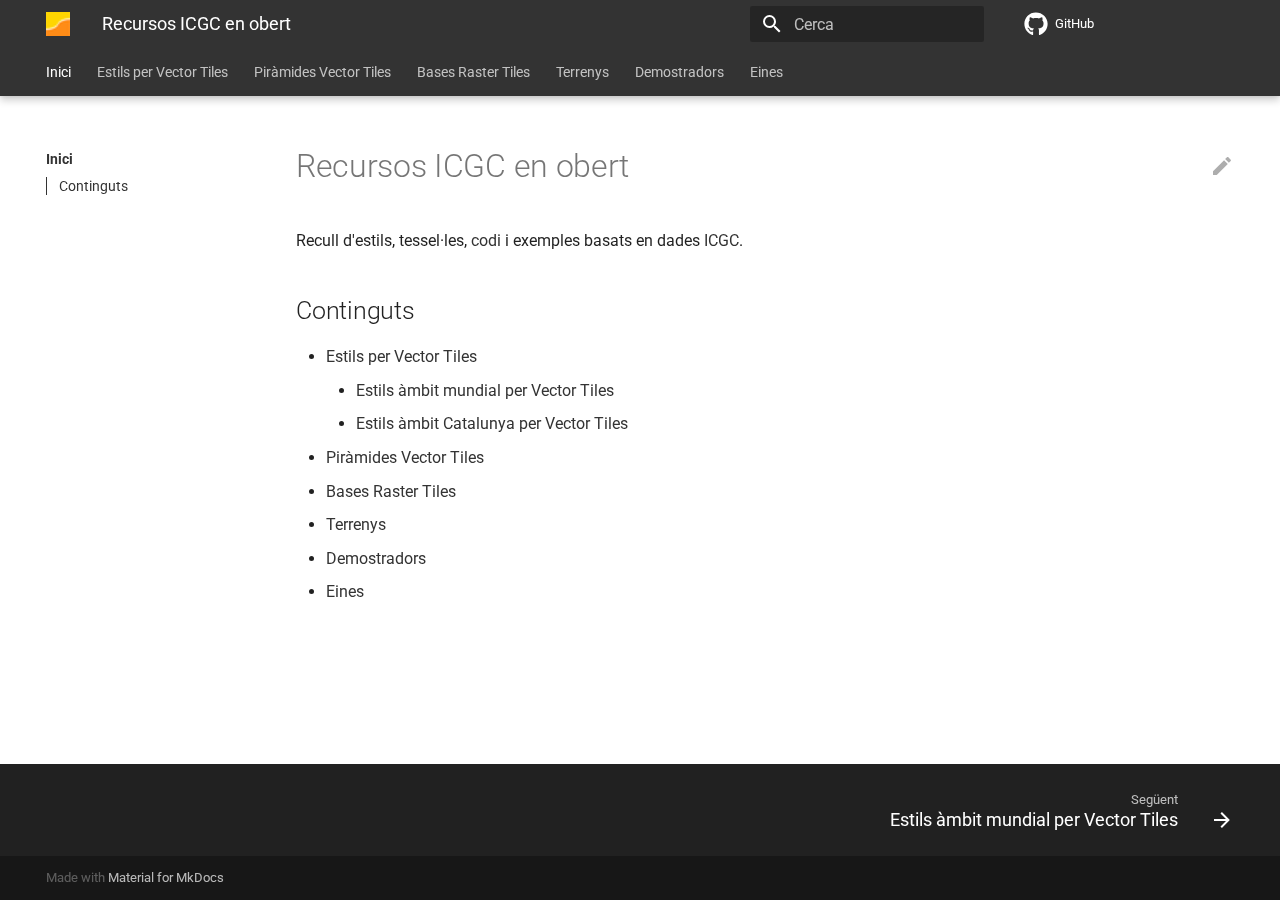
<file: index.html>
<!doctype html>
<html lang="ca" class="no-js">
  <head>
    
      <meta charset="utf-8">
      <meta name="viewport" content="width=device-width,initial-scale=1">
      
        <meta name="description" content="Recursos ICGC en obert.">
      
      
        <meta name="author" content="Institut Cartogràfic i Geològic de Catalunya">
      
      
        <link rel="canonical" href="https://geostarters.github.io/mkdocs-openicgc/">
      
      <link rel="icon" href="assets/mini-logo-icgc.png">
      <meta name="generator" content="mkdocs-1.2.3, mkdocs-material-8.0.1">
    
    
      
        <title>Recursos ICGC en obert</title>
      
    
    
      <link rel="stylesheet" href="assets/stylesheets/main.816931ca.min.css">
      
        
        <link rel="stylesheet" href="assets/stylesheets/palette.9204c3b2.min.css">
        
      
    
    
    
      
        
        <link rel="preconnect" href="https://fonts.gstatic.com" crossorigin>
        <link rel="stylesheet" href="https://fonts.googleapis.com/css?family=Roboto:300,400,400i,700%7CRoboto+Mono&display=fallback">
        <style>:root{--md-text-font:"Roboto";--md-code-font:"Roboto Mono"}</style>
      
    
    
      <link rel="stylesheet" href="stylesheets/extra.css">
    
    <script>function __md_scope(e,t,_){return new URL(_||(t===localStorage?".":"."),location).pathname+"."+e}function __md_get(e,t=localStorage,_){return JSON.parse(t.getItem(__md_scope(e,t,_)))}function __md_set(e,t,_=localStorage,o){try{_.setItem(__md_scope(e,_,o),JSON.stringify(t))}catch(e){}}</script>
    
      


    
    
  </head>
  
  
    
    
    
    
    
    <body dir="ltr" data-md-color-scheme="" data-md-color-primary="none" data-md-color-accent="none">
  
    
    
    <input class="md-toggle" data-md-toggle="drawer" type="checkbox" id="__drawer" autocomplete="off">
    <input class="md-toggle" data-md-toggle="search" type="checkbox" id="__search" autocomplete="off">
    <label class="md-overlay" for="__drawer"></label>
    <div data-md-component="skip">
      
        
        <a href="#recursos-icgc-en-obert" class="md-skip">
          Salta el contingut
        </a>
      
    </div>
    <div data-md-component="announce">
      
    </div>
    
    
      

  

<header class="md-header md-header--lifted" data-md-component="header">
  <nav class="md-header__inner md-grid" aria-label="Header">
    <a href="." title="Recursos ICGC en obert" class="md-header__button md-logo" aria-label="Recursos ICGC en obert" data-md-component="logo">
      
  <img src="assets/mini-logo-icgc.png" alt="logo">

    </a>
    <label class="md-header__button md-icon" for="__drawer">
      <svg xmlns="http://www.w3.org/2000/svg" viewBox="0 0 24 24"><path d="M3 6h18v2H3V6m0 5h18v2H3v-2m0 5h18v2H3v-2z"/></svg>
    </label>
    <div class="md-header__title" data-md-component="header-title">
      <div class="md-header__ellipsis">
        <div class="md-header__topic">
          <span class="md-ellipsis">
            Recursos ICGC en obert
          </span>
        </div>
        <div class="md-header__topic" data-md-component="header-topic">
          <span class="md-ellipsis">
            
              Inici
            
          </span>
        </div>
      </div>
    </div>
    
    
    
      <label class="md-header__button md-icon" for="__search">
        <svg xmlns="http://www.w3.org/2000/svg" viewBox="0 0 24 24"><path d="M9.5 3A6.5 6.5 0 0 1 16 9.5c0 1.61-.59 3.09-1.56 4.23l.27.27h.79l5 5-1.5 1.5-5-5v-.79l-.27-.27A6.516 6.516 0 0 1 9.5 16 6.5 6.5 0 0 1 3 9.5 6.5 6.5 0 0 1 9.5 3m0 2C7 5 5 7 5 9.5S7 14 9.5 14 14 12 14 9.5 12 5 9.5 5z"/></svg>
      </label>
      <div class="md-search" data-md-component="search" role="dialog">
  <label class="md-search__overlay" for="__search"></label>
  <div class="md-search__inner" role="search">
    <form class="md-search__form" name="search">
      <input type="text" class="md-search__input" name="query" aria-label="Cerca" placeholder="Cerca" autocapitalize="off" autocorrect="off" autocomplete="off" spellcheck="false" data-md-component="search-query" required>
      <label class="md-search__icon md-icon" for="__search">
        <svg xmlns="http://www.w3.org/2000/svg" viewBox="0 0 24 24"><path d="M9.5 3A6.5 6.5 0 0 1 16 9.5c0 1.61-.59 3.09-1.56 4.23l.27.27h.79l5 5-1.5 1.5-5-5v-.79l-.27-.27A6.516 6.516 0 0 1 9.5 16 6.5 6.5 0 0 1 3 9.5 6.5 6.5 0 0 1 9.5 3m0 2C7 5 5 7 5 9.5S7 14 9.5 14 14 12 14 9.5 12 5 9.5 5z"/></svg>
        <svg xmlns="http://www.w3.org/2000/svg" viewBox="0 0 24 24"><path d="M20 11v2H8l5.5 5.5-1.42 1.42L4.16 12l7.92-7.92L13.5 5.5 8 11h12z"/></svg>
      </label>
      <nav class="md-search__options" aria-label="Search">
        
          <a href="javascript:void(0)" class="md-search__icon md-icon" aria-label="Share" data-clipboard data-clipboard-text="" data-md-component="search-share" tabindex="-1">
            <svg xmlns="http://www.w3.org/2000/svg" viewBox="0 0 24 24"><path d="M18 16.08c-.76 0-1.44.3-1.96.77L8.91 12.7c.05-.23.09-.46.09-.7 0-.24-.04-.47-.09-.7l7.05-4.11c.54.5 1.25.81 2.04.81a3 3 0 0 0 3-3 3 3 0 0 0-3-3 3 3 0 0 0-3 3c0 .24.04.47.09.7L8.04 9.81C7.5 9.31 6.79 9 6 9a3 3 0 0 0-3 3 3 3 0 0 0 3 3c.79 0 1.5-.31 2.04-.81l7.12 4.15c-.05.21-.08.43-.08.66 0 1.61 1.31 2.91 2.92 2.91 1.61 0 2.92-1.3 2.92-2.91A2.92 2.92 0 0 0 18 16.08z"/></svg>
          </a>
        
        <button type="reset" class="md-search__icon md-icon" aria-label="Clear" tabindex="-1">
          <svg xmlns="http://www.w3.org/2000/svg" viewBox="0 0 24 24"><path d="M19 6.41 17.59 5 12 10.59 6.41 5 5 6.41 10.59 12 5 17.59 6.41 19 12 13.41 17.59 19 19 17.59 13.41 12 19 6.41z"/></svg>
        </button>
      </nav>
      
        <div class="md-search__suggest" data-md-component="search-suggest"></div>
      
    </form>
    <div class="md-search__output">
      <div class="md-search__scrollwrap" data-md-scrollfix>
        <div class="md-search-result" data-md-component="search-result">
          <div class="md-search-result__meta">
            Initializing search
          </div>
          <ol class="md-search-result__list"></ol>
        </div>
      </div>
    </div>
  </div>
</div>
    
    
      <div class="md-header__source">
        <a href="https://github.com/geostarters/mkdocs-openicgc/" title="Ves al repositori" class="md-source" data-md-component="source">
  <div class="md-source__icon md-icon">
    
    <svg xmlns="http://www.w3.org/2000/svg" viewBox="0 0 496 512"><path d="M165.9 397.4c0 2-2.3 3.6-5.2 3.6-3.3.3-5.6-1.3-5.6-3.6 0-2 2.3-3.6 5.2-3.6 3-.3 5.6 1.3 5.6 3.6zm-31.1-4.5c-.7 2 1.3 4.3 4.3 4.9 2.6 1 5.6 0 6.2-2s-1.3-4.3-4.3-5.2c-2.6-.7-5.5.3-6.2 2.3zm44.2-1.7c-2.9.7-4.9 2.6-4.6 4.9.3 2 2.9 3.3 5.9 2.6 2.9-.7 4.9-2.6 4.6-4.6-.3-1.9-3-3.2-5.9-2.9zM244.8 8C106.1 8 0 113.3 0 252c0 110.9 69.8 205.8 169.5 239.2 12.8 2.3 17.3-5.6 17.3-12.1 0-6.2-.3-40.4-.3-61.4 0 0-70 15-84.7-29.8 0 0-11.4-29.1-27.8-36.6 0 0-22.9-15.7 1.6-15.4 0 0 24.9 2 38.6 25.8 21.9 38.6 58.6 27.5 72.9 20.9 2.3-16 8.8-27.1 16-33.7-55.9-6.2-112.3-14.3-112.3-110.5 0-27.5 7.6-41.3 23.6-58.9-2.6-6.5-11.1-33.3 2.6-67.9 20.9-6.5 69 27 69 27 20-5.6 41.5-8.5 62.8-8.5s42.8 2.9 62.8 8.5c0 0 48.1-33.6 69-27 13.7 34.7 5.2 61.4 2.6 67.9 16 17.7 25.8 31.5 25.8 58.9 0 96.5-58.9 104.2-114.8 110.5 9.2 7.9 17 22.9 17 46.4 0 33.7-.3 75.4-.3 83.6 0 6.5 4.6 14.4 17.3 12.1C428.2 457.8 496 362.9 496 252 496 113.3 383.5 8 244.8 8zM97.2 352.9c-1.3 1-1 3.3.7 5.2 1.6 1.6 3.9 2.3 5.2 1 1.3-1 1-3.3-.7-5.2-1.6-1.6-3.9-2.3-5.2-1zm-10.8-8.1c-.7 1.3.3 2.9 2.3 3.9 1.6 1 3.6.7 4.3-.7.7-1.3-.3-2.9-2.3-3.9-2-.6-3.6-.3-4.3.7zm32.4 35.6c-1.6 1.3-1 4.3 1.3 6.2 2.3 2.3 5.2 2.6 6.5 1 1.3-1.3.7-4.3-1.3-6.2-2.2-2.3-5.2-2.6-6.5-1zm-11.4-14.7c-1.6 1-1.6 3.6 0 5.9 1.6 2.3 4.3 3.3 5.6 2.3 1.6-1.3 1.6-3.9 0-6.2-1.4-2.3-4-3.3-5.6-2z"/></svg>
  </div>
  <div class="md-source__repository">
    GitHub
  </div>
</a>
      </div>
    
  </nav>
  
    
      
<nav class="md-tabs" aria-label="Tabs" data-md-component="tabs">
  <div class="md-tabs__inner md-grid">
    <ul class="md-tabs__list">
      
        
  
  
    
  


  <li class="md-tabs__item">
    <a href="." class="md-tabs__link md-tabs__link--active">
      Inici
    </a>
  </li>

      
        
  
  


  
  
  
    <li class="md-tabs__item">
      <a href="estils_ambit_mundial_per_vector_tiles/" class="md-tabs__link">
        Estils per Vector Tiles
      </a>
    </li>
  

      
        
  
  


  <li class="md-tabs__item">
    <a href="piramides_vector_tiles/" class="md-tabs__link">
      Piràmides Vector Tiles
    </a>
  </li>

      
        
  
  


  <li class="md-tabs__item">
    <a href="bases_raster_tiles/" class="md-tabs__link">
      Bases Raster Tiles
    </a>
  </li>

      
        
  
  


  <li class="md-tabs__item">
    <a href="terrenys/" class="md-tabs__link">
      Terrenys
    </a>
  </li>

      
        
  
  


  <li class="md-tabs__item">
    <a href="demostradors/" class="md-tabs__link">
      Demostradors
    </a>
  </li>

      
        
  
  


  <li class="md-tabs__item">
    <a href="eines/" class="md-tabs__link">
      Eines
    </a>
  </li>

      
    </ul>
  </div>
</nav>
    
  
</header>
    
    <div class="md-container" data-md-component="container">
      
      
        
      
      <main class="md-main" data-md-component="main">
        <div class="md-main__inner md-grid">
          
            
              
              <div class="md-sidebar md-sidebar--primary" data-md-component="sidebar" data-md-type="navigation" >
                <div class="md-sidebar__scrollwrap">
                  <div class="md-sidebar__inner">
                    

  


  

<nav class="md-nav md-nav--primary md-nav--lifted md-nav--integrated" aria-label="Navigation" data-md-level="0">
  <label class="md-nav__title" for="__drawer">
    <a href="." title="Recursos ICGC en obert" class="md-nav__button md-logo" aria-label="Recursos ICGC en obert" data-md-component="logo">
      
  <img src="assets/mini-logo-icgc.png" alt="logo">

    </a>
    Recursos ICGC en obert
  </label>
  
    <div class="md-nav__source">
      <a href="https://github.com/geostarters/mkdocs-openicgc/" title="Ves al repositori" class="md-source" data-md-component="source">
  <div class="md-source__icon md-icon">
    
    <svg xmlns="http://www.w3.org/2000/svg" viewBox="0 0 496 512"><path d="M165.9 397.4c0 2-2.3 3.6-5.2 3.6-3.3.3-5.6-1.3-5.6-3.6 0-2 2.3-3.6 5.2-3.6 3-.3 5.6 1.3 5.6 3.6zm-31.1-4.5c-.7 2 1.3 4.3 4.3 4.9 2.6 1 5.6 0 6.2-2s-1.3-4.3-4.3-5.2c-2.6-.7-5.5.3-6.2 2.3zm44.2-1.7c-2.9.7-4.9 2.6-4.6 4.9.3 2 2.9 3.3 5.9 2.6 2.9-.7 4.9-2.6 4.6-4.6-.3-1.9-3-3.2-5.9-2.9zM244.8 8C106.1 8 0 113.3 0 252c0 110.9 69.8 205.8 169.5 239.2 12.8 2.3 17.3-5.6 17.3-12.1 0-6.2-.3-40.4-.3-61.4 0 0-70 15-84.7-29.8 0 0-11.4-29.1-27.8-36.6 0 0-22.9-15.7 1.6-15.4 0 0 24.9 2 38.6 25.8 21.9 38.6 58.6 27.5 72.9 20.9 2.3-16 8.8-27.1 16-33.7-55.9-6.2-112.3-14.3-112.3-110.5 0-27.5 7.6-41.3 23.6-58.9-2.6-6.5-11.1-33.3 2.6-67.9 20.9-6.5 69 27 69 27 20-5.6 41.5-8.5 62.8-8.5s42.8 2.9 62.8 8.5c0 0 48.1-33.6 69-27 13.7 34.7 5.2 61.4 2.6 67.9 16 17.7 25.8 31.5 25.8 58.9 0 96.5-58.9 104.2-114.8 110.5 9.2 7.9 17 22.9 17 46.4 0 33.7-.3 75.4-.3 83.6 0 6.5 4.6 14.4 17.3 12.1C428.2 457.8 496 362.9 496 252 496 113.3 383.5 8 244.8 8zM97.2 352.9c-1.3 1-1 3.3.7 5.2 1.6 1.6 3.9 2.3 5.2 1 1.3-1 1-3.3-.7-5.2-1.6-1.6-3.9-2.3-5.2-1zm-10.8-8.1c-.7 1.3.3 2.9 2.3 3.9 1.6 1 3.6.7 4.3-.7.7-1.3-.3-2.9-2.3-3.9-2-.6-3.6-.3-4.3.7zm32.4 35.6c-1.6 1.3-1 4.3 1.3 6.2 2.3 2.3 5.2 2.6 6.5 1 1.3-1.3.7-4.3-1.3-6.2-2.2-2.3-5.2-2.6-6.5-1zm-11.4-14.7c-1.6 1-1.6 3.6 0 5.9 1.6 2.3 4.3 3.3 5.6 2.3 1.6-1.3 1.6-3.9 0-6.2-1.4-2.3-4-3.3-5.6-2z"/></svg>
  </div>
  <div class="md-source__repository">
    GitHub
  </div>
</a>
    </div>
  
  <ul class="md-nav__list" data-md-scrollfix>
    
      
      
      

  
  
    
  
  
    <li class="md-nav__item md-nav__item--active">
      
      <input class="md-nav__toggle md-toggle" data-md-toggle="toc" type="checkbox" id="__toc">
      
      
        
      
      
        <label class="md-nav__link md-nav__link--active" for="__toc">
          Inici
          <span class="md-nav__icon md-icon"></span>
        </label>
      
      <a href="." class="md-nav__link md-nav__link--active">
        Inici
      </a>
      
        

<nav class="md-nav md-nav--secondary" aria-label="Taula de continguts">
  
  
  
    
  
  
    <label class="md-nav__title" for="__toc">
      <span class="md-nav__icon md-icon"></span>
      Taula de continguts
    </label>
    <ul class="md-nav__list" data-md-component="toc" data-md-scrollfix>
      
        <li class="md-nav__item">
  <a href="#continguts" class="md-nav__link">
    Continguts
  </a>
  
</li>
      
    </ul>
  
</nav>
      
    </li>
  

    
      
      
      

  
  
  
    
    <li class="md-nav__item md-nav__item--nested">
      
      
        <input class="md-nav__toggle md-toggle" data-md-toggle="__nav_2" data-md-state="indeterminate" type="checkbox" id="__nav_2" checked>
      
      
      
        
          
        
          
        
      
      
        <label class="md-nav__link" for="__nav_2">
          Estils per Vector Tiles
          <span class="md-nav__icon md-icon"></span>
        </label>
      
      <nav class="md-nav" aria-label="Estils per Vector Tiles" data-md-level="1">
        <label class="md-nav__title" for="__nav_2">
          <span class="md-nav__icon md-icon"></span>
          Estils per Vector Tiles
        </label>
        <ul class="md-nav__list" data-md-scrollfix>
          
            
              
  
  
  
    <li class="md-nav__item">
      <a href="estils_ambit_mundial_per_vector_tiles/" class="md-nav__link">
        Estils àmbit mundial per Vector Tiles
      </a>
    </li>
  

            
          
            
              
  
  
  
    <li class="md-nav__item">
      <a href="estils_ambit_catalunya_per_vector_tiles/" class="md-nav__link">
        Estils àmbit Catalunya per Vector Tiles
      </a>
    </li>
  

            
          
        </ul>
      </nav>
    </li>
  

    
      
      
      

  
  
  
    <li class="md-nav__item">
      <a href="piramides_vector_tiles/" class="md-nav__link">
        Piràmides Vector Tiles
      </a>
    </li>
  

    
      
      
      

  
  
  
    <li class="md-nav__item">
      <a href="bases_raster_tiles/" class="md-nav__link">
        Bases Raster Tiles
      </a>
    </li>
  

    
      
      
      

  
  
  
    <li class="md-nav__item">
      <a href="terrenys/" class="md-nav__link">
        Terrenys
      </a>
    </li>
  

    
      
      
      

  
  
  
    <li class="md-nav__item">
      <a href="demostradors/" class="md-nav__link">
        Demostradors
      </a>
    </li>
  

    
      
      
      

  
  
  
    <li class="md-nav__item">
      <a href="eines/" class="md-nav__link">
        Eines
      </a>
    </li>
  

    
  </ul>
</nav>
                  </div>
                </div>
              </div>
            
            
          
          <div class="md-content" data-md-component="content">
            <article class="md-content__inner md-typeset">
              
                
<a href="https://github.com/geostarters/mkdocs-openicgc/edit/master/docs/index.md" title="Edita aquesta pàgina" class="md-content__button md-icon">
  <svg xmlns="http://www.w3.org/2000/svg" viewBox="0 0 24 24"><path d="M20.71 7.04c.39-.39.39-1.04 0-1.41l-2.34-2.34c-.37-.39-1.02-.39-1.41 0l-1.84 1.83 3.75 3.75M3 17.25V21h3.75L17.81 9.93l-3.75-3.75L3 17.25z"/></svg>
</a>


<h1 id="recursos-icgc-en-obert">Recursos ICGC en obert</h1>
<p>Recull d'estils, tessel·les, <a href="https://github.com/OpenICGC">codi</a> i exemples basats en dades <a href="https://www.icgc.cat/">ICGC</a>.</p>
<h2 id="continguts">Continguts</h2>
<ul>
<li><a href="estils_ambit_mundial_per_vector_tiles/">Estils per Vector Tiles</a><ul>
<li><a href="estils_ambit_mundial_per_vector_tiles/">Estils àmbit mundial per Vector Tiles</a></li>
<li><a href="estils_ambit_catalunya_per_vector_tiles/">Estils àmbit Catalunya per Vector Tiles</a></li>
</ul>
</li>
<li><a href="piramides_vector_tiles/">Piràmides Vector Tiles</a></li>
<li><a href="bases_raster_tiles/">Bases Raster Tiles</a></li>
<li><a href="terrenys/">Terrenys</a></li>
<li><a href="demostradors/">Demostradors</a></li>
<li><a href="eines/">Eines</a></li>
</ul>

              
            </article>
          </div>
        </div>
        
          <a href="#" class="md-top md-icon" data-md-component="top" data-md-state="hidden">
            <svg xmlns="http://www.w3.org/2000/svg" viewBox="0 0 24 24"><path d="M13 20h-2V8l-5.5 5.5-1.42-1.42L12 4.16l7.92 7.92-1.42 1.42L13 8v12z"/></svg>
            Back to top
          </a>
        
      </main>
      
        <footer class="md-footer">
  
    <nav class="md-footer__inner md-grid" aria-label="Footer">
      
      
        
        <a href="estils_ambit_mundial_per_vector_tiles/" class="md-footer__link md-footer__link--next" aria-label="Següent: Estils àmbit mundial per Vector Tiles" rel="next">
          <div class="md-footer__title">
            <div class="md-ellipsis">
              <span class="md-footer__direction">
                Següent
              </span>
              Estils àmbit mundial per Vector Tiles
            </div>
          </div>
          <div class="md-footer__button md-icon">
            <svg xmlns="http://www.w3.org/2000/svg" viewBox="0 0 24 24"><path d="M4 11v2h12l-5.5 5.5 1.42 1.42L19.84 12l-7.92-7.92L10.5 5.5 16 11H4z"/></svg>
          </div>
        </a>
      
    </nav>
  
  <div class="md-footer-meta md-typeset">
    <div class="md-footer-meta__inner md-grid">
      <div class="md-copyright">
  
  
    Made with
    <a href="https://squidfunk.github.io/mkdocs-material/" target="_blank" rel="noopener">
      Material for MkDocs
    </a>
  
</div>
      
    </div>
  </div>
</footer>
      
    </div>
    <div class="md-dialog" data-md-component="dialog">
      <div class="md-dialog__inner md-typeset"></div>
    </div>
    <script id="__config" type="application/json">{"base": ".", "features": ["navigation.tabs", "navigation.tabs.sticky", "navigation.sections", "navigation.expand", "navigation.instant", "navigation.top", "content.code.annotate", "navigation.expand", "navigation.indexes", "navigation.top", "navigation.tracking", "search.highlight", "search.share", "search.suggest", "toc.integrate"], "translations": {"clipboard.copy": "C\u00f2pia al porta-retalls", "clipboard.copied": "Copiat al porta-retalls", "search.config.lang": "en", "search.config.pipeline": "trimmer, stopWordFilter", "search.config.separator": "[\\s\\-]+", "search.placeholder": "Cerca", "search.result.placeholder": "Escriu per a comen\u00e7ar a cercar", "search.result.none": "Cap document coincideix", "search.result.one": "1 document coincident", "search.result.other": "# documents coincidents", "search.result.more.one": "1 more on this page", "search.result.more.other": "# more on this page", "search.result.term.missing": "Missing", "select.version.title": "Select version"}, "search": "assets/javascripts/workers/search.01824240.min.js"}</script>
    
    
      <script src="assets/javascripts/bundle.a87c2adc.min.js"></script>
      
        <script src="javascripts/extra.js"></script>
      
    
  </body>
</html>
</file>
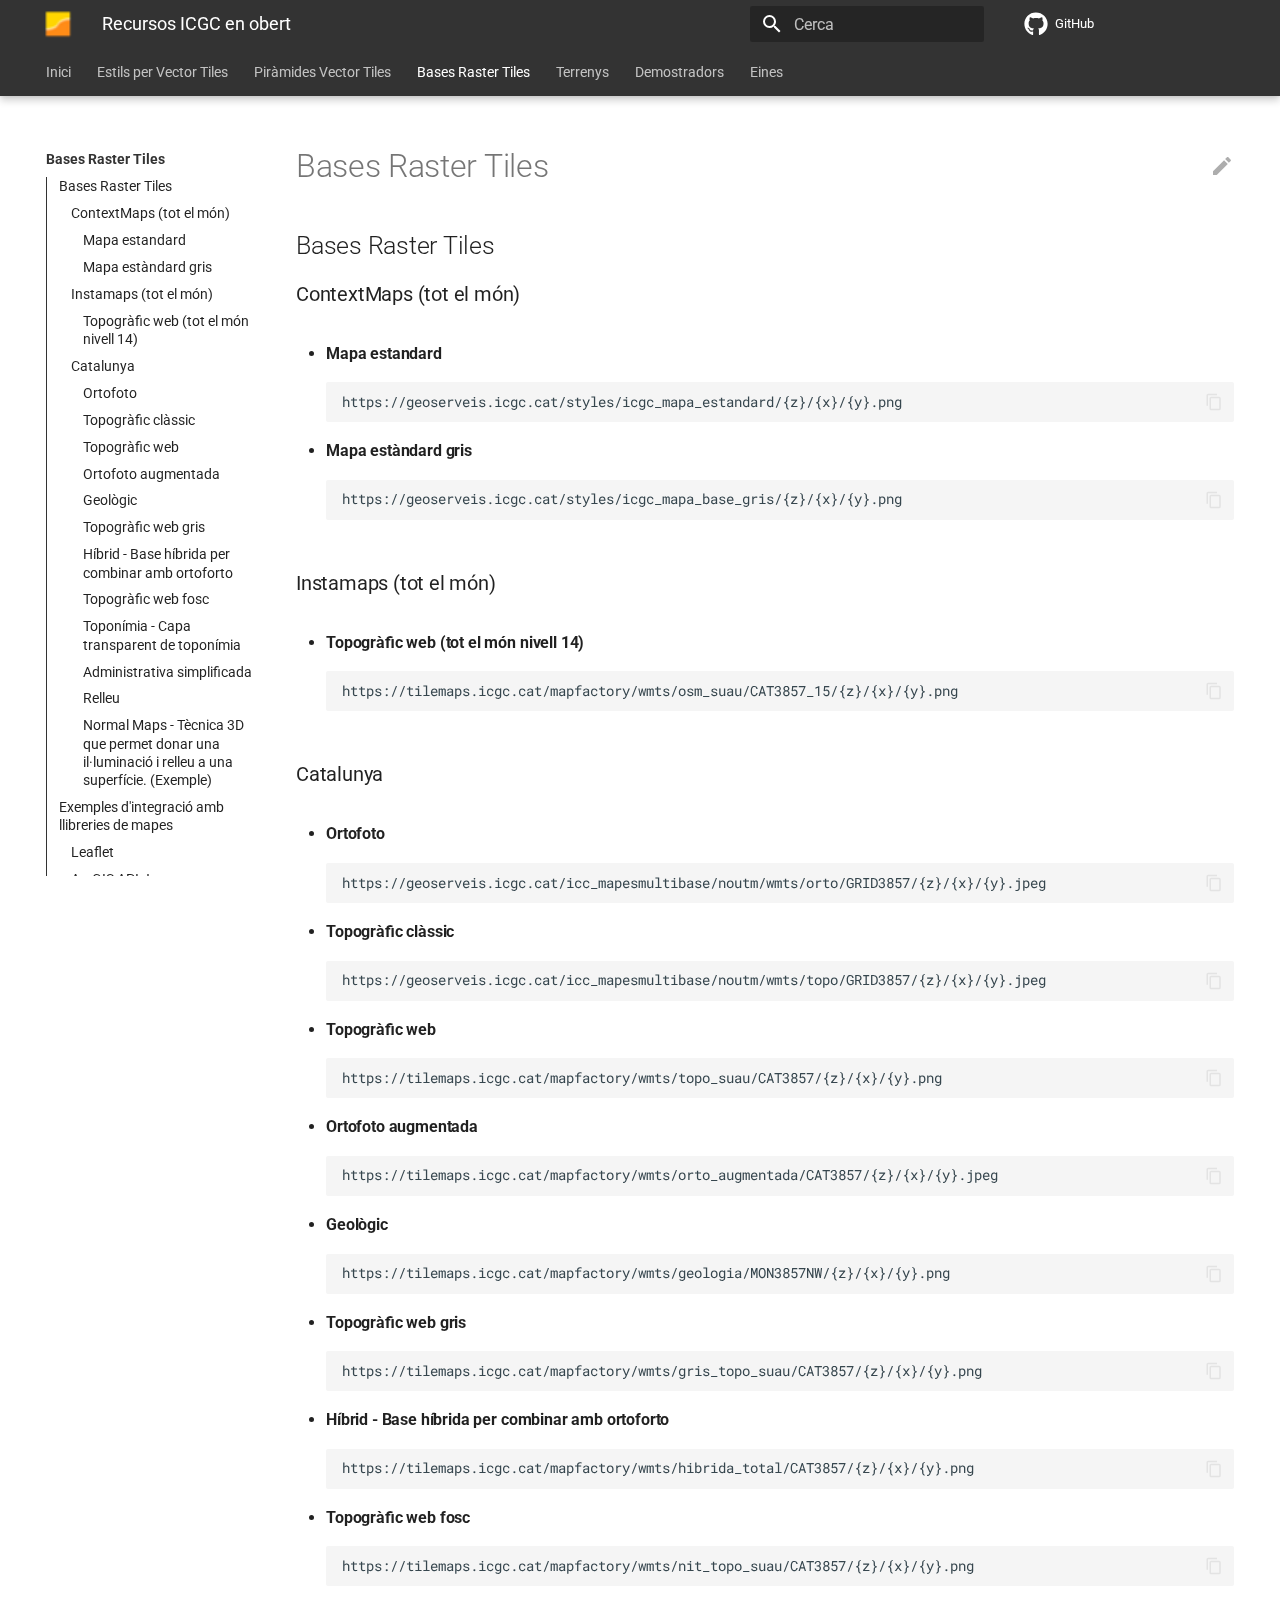
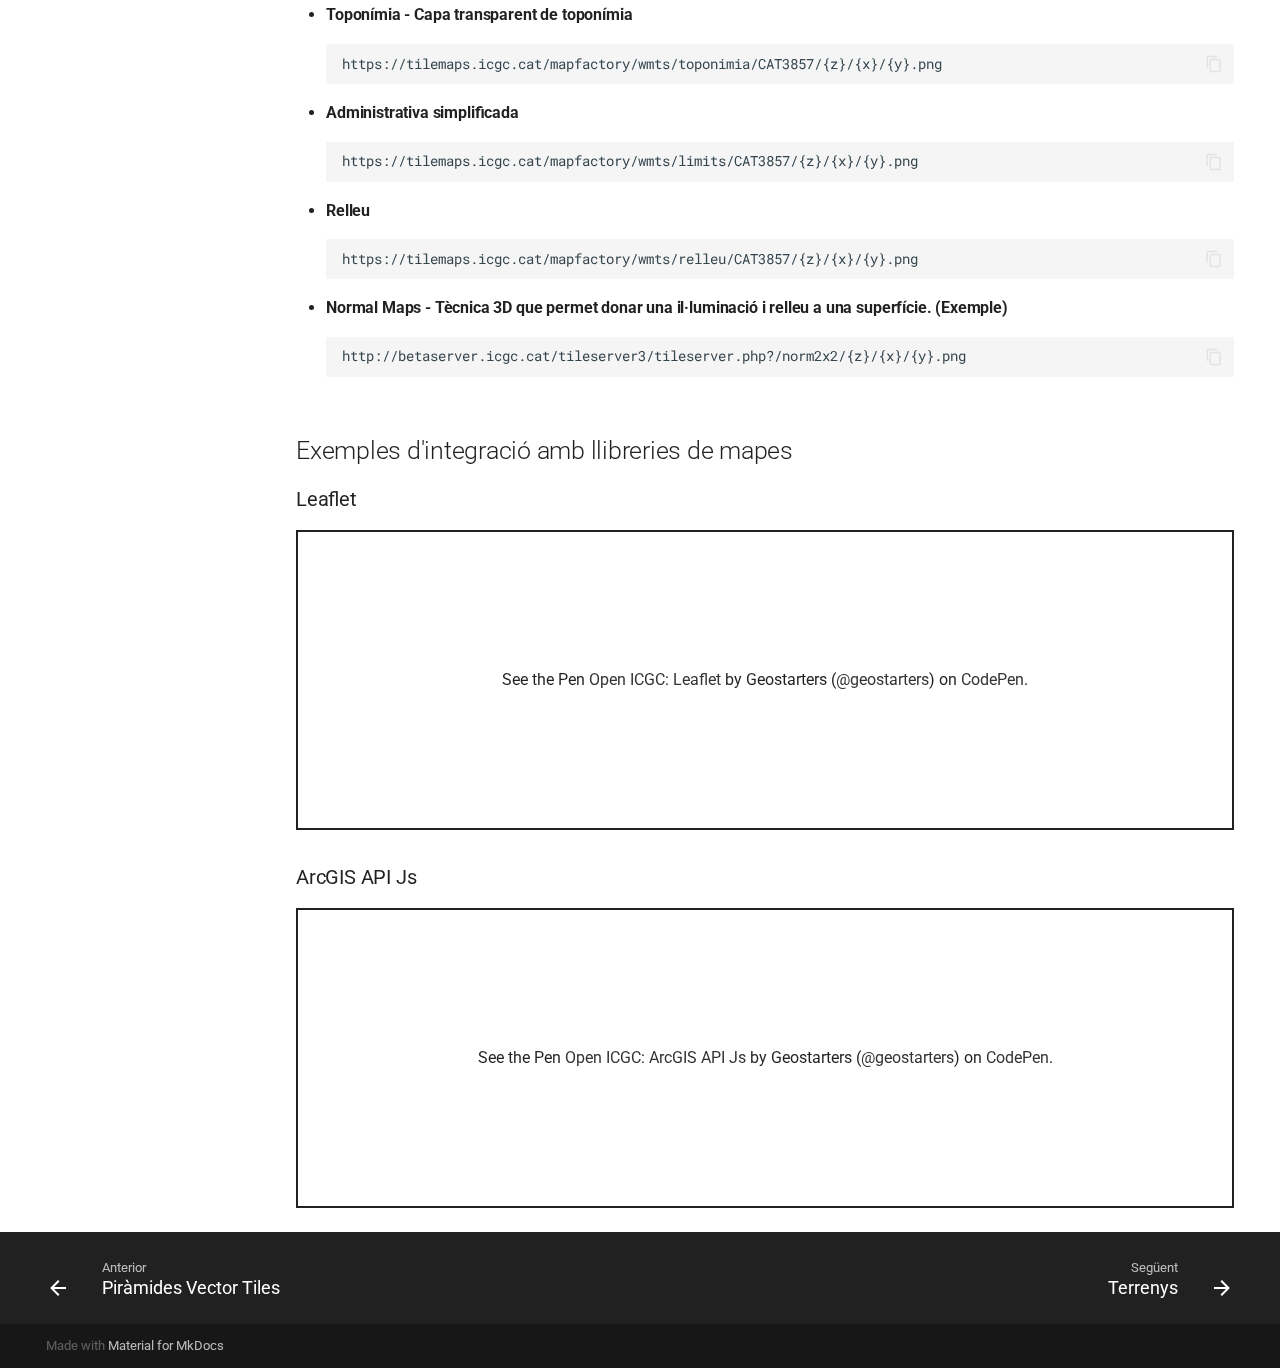
<file: bases_raster_tiles/index.html>
<!doctype html>
<html lang="ca" class="no-js">
  <head>
    
      <meta charset="utf-8">
      <meta name="viewport" content="width=device-width,initial-scale=1">
      
        <meta name="description" content="Recursos ICGC en obert.">
      
      
        <meta name="author" content="Institut Cartogràfic i Geològic de Catalunya">
      
      
        <link rel="canonical" href="https://geostarters.github.io/mkdocs-openicgc/bases_raster_tiles/">
      
      <link rel="icon" href="../assets/mini-logo-icgc.png">
      <meta name="generator" content="mkdocs-1.2.3, mkdocs-material-8.0.1">
    
    
      
        <title>Bases Raster Tiles - Recursos ICGC en obert</title>
      
    
    
      <link rel="stylesheet" href="../assets/stylesheets/main.816931ca.min.css">
      
        
        <link rel="stylesheet" href="../assets/stylesheets/palette.9204c3b2.min.css">
        
      
    
    
    
      
        
        <link rel="preconnect" href="https://fonts.gstatic.com" crossorigin>
        <link rel="stylesheet" href="https://fonts.googleapis.com/css?family=Roboto:300,400,400i,700%7CRoboto+Mono&display=fallback">
        <style>:root{--md-text-font:"Roboto";--md-code-font:"Roboto Mono"}</style>
      
    
    
      <link rel="stylesheet" href="../stylesheets/extra.css">
    
    <script>function __md_scope(e,t,_){return new URL(_||(t===localStorage?"..":".."),location).pathname+"."+e}function __md_get(e,t=localStorage,_){return JSON.parse(t.getItem(__md_scope(e,t,_)))}function __md_set(e,t,_=localStorage,o){try{_.setItem(__md_scope(e,_,o),JSON.stringify(t))}catch(e){}}</script>
    
      


    
    
  </head>
  
  
    
    
    
    
    
    <body dir="ltr" data-md-color-scheme="" data-md-color-primary="none" data-md-color-accent="none">
  
    
    
    <input class="md-toggle" data-md-toggle="drawer" type="checkbox" id="__drawer" autocomplete="off">
    <input class="md-toggle" data-md-toggle="search" type="checkbox" id="__search" autocomplete="off">
    <label class="md-overlay" for="__drawer"></label>
    <div data-md-component="skip">
      
        
        <a href="#bases-raster-tiles" class="md-skip">
          Salta el contingut
        </a>
      
    </div>
    <div data-md-component="announce">
      
    </div>
    
    
      

  

<header class="md-header md-header--lifted" data-md-component="header">
  <nav class="md-header__inner md-grid" aria-label="Header">
    <a href=".." title="Recursos ICGC en obert" class="md-header__button md-logo" aria-label="Recursos ICGC en obert" data-md-component="logo">
      
  <img src="../assets/mini-logo-icgc.png" alt="logo">

    </a>
    <label class="md-header__button md-icon" for="__drawer">
      <svg xmlns="http://www.w3.org/2000/svg" viewBox="0 0 24 24"><path d="M3 6h18v2H3V6m0 5h18v2H3v-2m0 5h18v2H3v-2z"/></svg>
    </label>
    <div class="md-header__title" data-md-component="header-title">
      <div class="md-header__ellipsis">
        <div class="md-header__topic">
          <span class="md-ellipsis">
            Recursos ICGC en obert
          </span>
        </div>
        <div class="md-header__topic" data-md-component="header-topic">
          <span class="md-ellipsis">
            
              Bases Raster Tiles
            
          </span>
        </div>
      </div>
    </div>
    
    
    
      <label class="md-header__button md-icon" for="__search">
        <svg xmlns="http://www.w3.org/2000/svg" viewBox="0 0 24 24"><path d="M9.5 3A6.5 6.5 0 0 1 16 9.5c0 1.61-.59 3.09-1.56 4.23l.27.27h.79l5 5-1.5 1.5-5-5v-.79l-.27-.27A6.516 6.516 0 0 1 9.5 16 6.5 6.5 0 0 1 3 9.5 6.5 6.5 0 0 1 9.5 3m0 2C7 5 5 7 5 9.5S7 14 9.5 14 14 12 14 9.5 12 5 9.5 5z"/></svg>
      </label>
      <div class="md-search" data-md-component="search" role="dialog">
  <label class="md-search__overlay" for="__search"></label>
  <div class="md-search__inner" role="search">
    <form class="md-search__form" name="search">
      <input type="text" class="md-search__input" name="query" aria-label="Cerca" placeholder="Cerca" autocapitalize="off" autocorrect="off" autocomplete="off" spellcheck="false" data-md-component="search-query" required>
      <label class="md-search__icon md-icon" for="__search">
        <svg xmlns="http://www.w3.org/2000/svg" viewBox="0 0 24 24"><path d="M9.5 3A6.5 6.5 0 0 1 16 9.5c0 1.61-.59 3.09-1.56 4.23l.27.27h.79l5 5-1.5 1.5-5-5v-.79l-.27-.27A6.516 6.516 0 0 1 9.5 16 6.5 6.5 0 0 1 3 9.5 6.5 6.5 0 0 1 9.5 3m0 2C7 5 5 7 5 9.5S7 14 9.5 14 14 12 14 9.5 12 5 9.5 5z"/></svg>
        <svg xmlns="http://www.w3.org/2000/svg" viewBox="0 0 24 24"><path d="M20 11v2H8l5.5 5.5-1.42 1.42L4.16 12l7.92-7.92L13.5 5.5 8 11h12z"/></svg>
      </label>
      <nav class="md-search__options" aria-label="Search">
        
          <a href="javascript:void(0)" class="md-search__icon md-icon" aria-label="Share" data-clipboard data-clipboard-text="" data-md-component="search-share" tabindex="-1">
            <svg xmlns="http://www.w3.org/2000/svg" viewBox="0 0 24 24"><path d="M18 16.08c-.76 0-1.44.3-1.96.77L8.91 12.7c.05-.23.09-.46.09-.7 0-.24-.04-.47-.09-.7l7.05-4.11c.54.5 1.25.81 2.04.81a3 3 0 0 0 3-3 3 3 0 0 0-3-3 3 3 0 0 0-3 3c0 .24.04.47.09.7L8.04 9.81C7.5 9.31 6.79 9 6 9a3 3 0 0 0-3 3 3 3 0 0 0 3 3c.79 0 1.5-.31 2.04-.81l7.12 4.15c-.05.21-.08.43-.08.66 0 1.61 1.31 2.91 2.92 2.91 1.61 0 2.92-1.3 2.92-2.91A2.92 2.92 0 0 0 18 16.08z"/></svg>
          </a>
        
        <button type="reset" class="md-search__icon md-icon" aria-label="Clear" tabindex="-1">
          <svg xmlns="http://www.w3.org/2000/svg" viewBox="0 0 24 24"><path d="M19 6.41 17.59 5 12 10.59 6.41 5 5 6.41 10.59 12 5 17.59 6.41 19 12 13.41 17.59 19 19 17.59 13.41 12 19 6.41z"/></svg>
        </button>
      </nav>
      
        <div class="md-search__suggest" data-md-component="search-suggest"></div>
      
    </form>
    <div class="md-search__output">
      <div class="md-search__scrollwrap" data-md-scrollfix>
        <div class="md-search-result" data-md-component="search-result">
          <div class="md-search-result__meta">
            Initializing search
          </div>
          <ol class="md-search-result__list"></ol>
        </div>
      </div>
    </div>
  </div>
</div>
    
    
      <div class="md-header__source">
        <a href="https://github.com/geostarters/mkdocs-openicgc/" title="Ves al repositori" class="md-source" data-md-component="source">
  <div class="md-source__icon md-icon">
    
    <svg xmlns="http://www.w3.org/2000/svg" viewBox="0 0 496 512"><path d="M165.9 397.4c0 2-2.3 3.6-5.2 3.6-3.3.3-5.6-1.3-5.6-3.6 0-2 2.3-3.6 5.2-3.6 3-.3 5.6 1.3 5.6 3.6zm-31.1-4.5c-.7 2 1.3 4.3 4.3 4.9 2.6 1 5.6 0 6.2-2s-1.3-4.3-4.3-5.2c-2.6-.7-5.5.3-6.2 2.3zm44.2-1.7c-2.9.7-4.9 2.6-4.6 4.9.3 2 2.9 3.3 5.9 2.6 2.9-.7 4.9-2.6 4.6-4.6-.3-1.9-3-3.2-5.9-2.9zM244.8 8C106.1 8 0 113.3 0 252c0 110.9 69.8 205.8 169.5 239.2 12.8 2.3 17.3-5.6 17.3-12.1 0-6.2-.3-40.4-.3-61.4 0 0-70 15-84.7-29.8 0 0-11.4-29.1-27.8-36.6 0 0-22.9-15.7 1.6-15.4 0 0 24.9 2 38.6 25.8 21.9 38.6 58.6 27.5 72.9 20.9 2.3-16 8.8-27.1 16-33.7-55.9-6.2-112.3-14.3-112.3-110.5 0-27.5 7.6-41.3 23.6-58.9-2.6-6.5-11.1-33.3 2.6-67.9 20.9-6.5 69 27 69 27 20-5.6 41.5-8.5 62.8-8.5s42.8 2.9 62.8 8.5c0 0 48.1-33.6 69-27 13.7 34.7 5.2 61.4 2.6 67.9 16 17.7 25.8 31.5 25.8 58.9 0 96.5-58.9 104.2-114.8 110.5 9.2 7.9 17 22.9 17 46.4 0 33.7-.3 75.4-.3 83.6 0 6.5 4.6 14.4 17.3 12.1C428.2 457.8 496 362.9 496 252 496 113.3 383.5 8 244.8 8zM97.2 352.9c-1.3 1-1 3.3.7 5.2 1.6 1.6 3.9 2.3 5.2 1 1.3-1 1-3.3-.7-5.2-1.6-1.6-3.9-2.3-5.2-1zm-10.8-8.1c-.7 1.3.3 2.9 2.3 3.9 1.6 1 3.6.7 4.3-.7.7-1.3-.3-2.9-2.3-3.9-2-.6-3.6-.3-4.3.7zm32.4 35.6c-1.6 1.3-1 4.3 1.3 6.2 2.3 2.3 5.2 2.6 6.5 1 1.3-1.3.7-4.3-1.3-6.2-2.2-2.3-5.2-2.6-6.5-1zm-11.4-14.7c-1.6 1-1.6 3.6 0 5.9 1.6 2.3 4.3 3.3 5.6 2.3 1.6-1.3 1.6-3.9 0-6.2-1.4-2.3-4-3.3-5.6-2z"/></svg>
  </div>
  <div class="md-source__repository">
    GitHub
  </div>
</a>
      </div>
    
  </nav>
  
    
      
<nav class="md-tabs" aria-label="Tabs" data-md-component="tabs">
  <div class="md-tabs__inner md-grid">
    <ul class="md-tabs__list">
      
        
  
  


  <li class="md-tabs__item">
    <a href=".." class="md-tabs__link">
      Inici
    </a>
  </li>

      
        
  
  


  
  
  
    <li class="md-tabs__item">
      <a href="../estils_ambit_mundial_per_vector_tiles/" class="md-tabs__link">
        Estils per Vector Tiles
      </a>
    </li>
  

      
        
  
  


  <li class="md-tabs__item">
    <a href="../piramides_vector_tiles/" class="md-tabs__link">
      Piràmides Vector Tiles
    </a>
  </li>

      
        
  
  
    
  


  <li class="md-tabs__item">
    <a href="./" class="md-tabs__link md-tabs__link--active">
      Bases Raster Tiles
    </a>
  </li>

      
        
  
  


  <li class="md-tabs__item">
    <a href="../terrenys/" class="md-tabs__link">
      Terrenys
    </a>
  </li>

      
        
  
  


  <li class="md-tabs__item">
    <a href="../demostradors/" class="md-tabs__link">
      Demostradors
    </a>
  </li>

      
        
  
  


  <li class="md-tabs__item">
    <a href="../eines/" class="md-tabs__link">
      Eines
    </a>
  </li>

      
    </ul>
  </div>
</nav>
    
  
</header>
    
    <div class="md-container" data-md-component="container">
      
      
        
      
      <main class="md-main" data-md-component="main">
        <div class="md-main__inner md-grid">
          
            
              
              <div class="md-sidebar md-sidebar--primary" data-md-component="sidebar" data-md-type="navigation" >
                <div class="md-sidebar__scrollwrap">
                  <div class="md-sidebar__inner">
                    

  


  

<nav class="md-nav md-nav--primary md-nav--lifted md-nav--integrated" aria-label="Navigation" data-md-level="0">
  <label class="md-nav__title" for="__drawer">
    <a href=".." title="Recursos ICGC en obert" class="md-nav__button md-logo" aria-label="Recursos ICGC en obert" data-md-component="logo">
      
  <img src="../assets/mini-logo-icgc.png" alt="logo">

    </a>
    Recursos ICGC en obert
  </label>
  
    <div class="md-nav__source">
      <a href="https://github.com/geostarters/mkdocs-openicgc/" title="Ves al repositori" class="md-source" data-md-component="source">
  <div class="md-source__icon md-icon">
    
    <svg xmlns="http://www.w3.org/2000/svg" viewBox="0 0 496 512"><path d="M165.9 397.4c0 2-2.3 3.6-5.2 3.6-3.3.3-5.6-1.3-5.6-3.6 0-2 2.3-3.6 5.2-3.6 3-.3 5.6 1.3 5.6 3.6zm-31.1-4.5c-.7 2 1.3 4.3 4.3 4.9 2.6 1 5.6 0 6.2-2s-1.3-4.3-4.3-5.2c-2.6-.7-5.5.3-6.2 2.3zm44.2-1.7c-2.9.7-4.9 2.6-4.6 4.9.3 2 2.9 3.3 5.9 2.6 2.9-.7 4.9-2.6 4.6-4.6-.3-1.9-3-3.2-5.9-2.9zM244.8 8C106.1 8 0 113.3 0 252c0 110.9 69.8 205.8 169.5 239.2 12.8 2.3 17.3-5.6 17.3-12.1 0-6.2-.3-40.4-.3-61.4 0 0-70 15-84.7-29.8 0 0-11.4-29.1-27.8-36.6 0 0-22.9-15.7 1.6-15.4 0 0 24.9 2 38.6 25.8 21.9 38.6 58.6 27.5 72.9 20.9 2.3-16 8.8-27.1 16-33.7-55.9-6.2-112.3-14.3-112.3-110.5 0-27.5 7.6-41.3 23.6-58.9-2.6-6.5-11.1-33.3 2.6-67.9 20.9-6.5 69 27 69 27 20-5.6 41.5-8.5 62.8-8.5s42.8 2.9 62.8 8.5c0 0 48.1-33.6 69-27 13.7 34.7 5.2 61.4 2.6 67.9 16 17.7 25.8 31.5 25.8 58.9 0 96.5-58.9 104.2-114.8 110.5 9.2 7.9 17 22.9 17 46.4 0 33.7-.3 75.4-.3 83.6 0 6.5 4.6 14.4 17.3 12.1C428.2 457.8 496 362.9 496 252 496 113.3 383.5 8 244.8 8zM97.2 352.9c-1.3 1-1 3.3.7 5.2 1.6 1.6 3.9 2.3 5.2 1 1.3-1 1-3.3-.7-5.2-1.6-1.6-3.9-2.3-5.2-1zm-10.8-8.1c-.7 1.3.3 2.9 2.3 3.9 1.6 1 3.6.7 4.3-.7.7-1.3-.3-2.9-2.3-3.9-2-.6-3.6-.3-4.3.7zm32.4 35.6c-1.6 1.3-1 4.3 1.3 6.2 2.3 2.3 5.2 2.6 6.5 1 1.3-1.3.7-4.3-1.3-6.2-2.2-2.3-5.2-2.6-6.5-1zm-11.4-14.7c-1.6 1-1.6 3.6 0 5.9 1.6 2.3 4.3 3.3 5.6 2.3 1.6-1.3 1.6-3.9 0-6.2-1.4-2.3-4-3.3-5.6-2z"/></svg>
  </div>
  <div class="md-source__repository">
    GitHub
  </div>
</a>
    </div>
  
  <ul class="md-nav__list" data-md-scrollfix>
    
      
      
      

  
  
  
    <li class="md-nav__item">
      <a href=".." class="md-nav__link">
        Inici
      </a>
    </li>
  

    
      
      
      

  
  
  
    
    <li class="md-nav__item md-nav__item--nested">
      
      
        <input class="md-nav__toggle md-toggle" data-md-toggle="__nav_2" data-md-state="indeterminate" type="checkbox" id="__nav_2" checked>
      
      
      
        
          
        
          
        
      
      
        <label class="md-nav__link" for="__nav_2">
          Estils per Vector Tiles
          <span class="md-nav__icon md-icon"></span>
        </label>
      
      <nav class="md-nav" aria-label="Estils per Vector Tiles" data-md-level="1">
        <label class="md-nav__title" for="__nav_2">
          <span class="md-nav__icon md-icon"></span>
          Estils per Vector Tiles
        </label>
        <ul class="md-nav__list" data-md-scrollfix>
          
            
              
  
  
  
    <li class="md-nav__item">
      <a href="../estils_ambit_mundial_per_vector_tiles/" class="md-nav__link">
        Estils àmbit mundial per Vector Tiles
      </a>
    </li>
  

            
          
            
              
  
  
  
    <li class="md-nav__item">
      <a href="../estils_ambit_catalunya_per_vector_tiles/" class="md-nav__link">
        Estils àmbit Catalunya per Vector Tiles
      </a>
    </li>
  

            
          
        </ul>
      </nav>
    </li>
  

    
      
      
      

  
  
  
    <li class="md-nav__item">
      <a href="../piramides_vector_tiles/" class="md-nav__link">
        Piràmides Vector Tiles
      </a>
    </li>
  

    
      
      
      

  
  
    
  
  
    <li class="md-nav__item md-nav__item--active">
      
      <input class="md-nav__toggle md-toggle" data-md-toggle="toc" type="checkbox" id="__toc">
      
      
      
        <label class="md-nav__link md-nav__link--active" for="__toc">
          Bases Raster Tiles
          <span class="md-nav__icon md-icon"></span>
        </label>
      
      <a href="./" class="md-nav__link md-nav__link--active">
        Bases Raster Tiles
      </a>
      
        

<nav class="md-nav md-nav--secondary" aria-label="Taula de continguts">
  
  
  
  
    <label class="md-nav__title" for="__toc">
      <span class="md-nav__icon md-icon"></span>
      Taula de continguts
    </label>
    <ul class="md-nav__list" data-md-component="toc" data-md-scrollfix>
      
        <li class="md-nav__item">
  <a href="#bases-raster-tiles" class="md-nav__link">
    Bases Raster Tiles
  </a>
  
    <nav class="md-nav" aria-label="Bases Raster Tiles">
      <ul class="md-nav__list">
        
          <li class="md-nav__item">
  <a href="#contextmaps-tot-el-mon" class="md-nav__link">
    ContextMaps (tot el món)
  </a>
  
    <nav class="md-nav" aria-label="ContextMaps (tot el món)">
      <ul class="md-nav__list">
        
          <li class="md-nav__item">
  <a href="#mapa-estandard" class="md-nav__link">
    Mapa estandard
  </a>
  
</li>
        
          <li class="md-nav__item">
  <a href="#mapa-estandard-gris" class="md-nav__link">
    Mapa estàndard gris
  </a>
  
</li>
        
      </ul>
    </nav>
  
</li>
        
          <li class="md-nav__item">
  <a href="#instamaps-tot-el-mon" class="md-nav__link">
    Instamaps (tot el món)
  </a>
  
    <nav class="md-nav" aria-label="Instamaps (tot el món)">
      <ul class="md-nav__list">
        
          <li class="md-nav__item">
  <a href="#topografic-web-tot-el-mon-nivell-14" class="md-nav__link">
    Topogràfic web (tot el món nivell 14)
  </a>
  
</li>
        
      </ul>
    </nav>
  
</li>
        
          <li class="md-nav__item">
  <a href="#catalunya" class="md-nav__link">
    Catalunya
  </a>
  
    <nav class="md-nav" aria-label="Catalunya">
      <ul class="md-nav__list">
        
          <li class="md-nav__item">
  <a href="#ortofoto" class="md-nav__link">
    Ortofoto
  </a>
  
</li>
        
          <li class="md-nav__item">
  <a href="#topografic-classic" class="md-nav__link">
    Topogràfic clàssic
  </a>
  
</li>
        
          <li class="md-nav__item">
  <a href="#topografic-web" class="md-nav__link">
    Topogràfic web
  </a>
  
</li>
        
          <li class="md-nav__item">
  <a href="#ortofoto-augmentada" class="md-nav__link">
    Ortofoto augmentada
  </a>
  
</li>
        
          <li class="md-nav__item">
  <a href="#geologic" class="md-nav__link">
    Geològic
  </a>
  
</li>
        
          <li class="md-nav__item">
  <a href="#topografic-web-gris" class="md-nav__link">
    Topogràfic web gris
  </a>
  
</li>
        
          <li class="md-nav__item">
  <a href="#hibrid-base-hibrida-per-combinar-amb-ortoforto" class="md-nav__link">
    Híbrid - Base híbrida per combinar amb ortoforto
  </a>
  
</li>
        
          <li class="md-nav__item">
  <a href="#topografic-web-fosc" class="md-nav__link">
    Topogràfic web fosc
  </a>
  
</li>
        
          <li class="md-nav__item">
  <a href="#toponimia-capa-transparent-de-toponimia" class="md-nav__link">
    Toponímia - Capa transparent de toponímia
  </a>
  
</li>
        
          <li class="md-nav__item">
  <a href="#administrativa-simplificada" class="md-nav__link">
    Administrativa simplificada
  </a>
  
</li>
        
          <li class="md-nav__item">
  <a href="#relleu" class="md-nav__link">
    Relleu
  </a>
  
</li>
        
          <li class="md-nav__item">
  <a href="#normal-maps-tecnica-3d-que-permet-donar-una-illuminacio-i-relleu-a-una-superficie-exemple" class="md-nav__link">
    Normal Maps - Tècnica 3D que permet donar una il·luminació i relleu a una superfície. (Exemple)
  </a>
  
</li>
        
      </ul>
    </nav>
  
</li>
        
      </ul>
    </nav>
  
</li>
      
        <li class="md-nav__item">
  <a href="#exemples-dintegracio-amb-llibreries-de-mapes" class="md-nav__link">
    Exemples d'integració amb llibreries de mapes
  </a>
  
    <nav class="md-nav" aria-label="Exemples d'integració amb llibreries de mapes">
      <ul class="md-nav__list">
        
          <li class="md-nav__item">
  <a href="#leaflet" class="md-nav__link">
    Leaflet
  </a>
  
</li>
        
          <li class="md-nav__item">
  <a href="#arcgis-api-js" class="md-nav__link">
    ArcGIS API Js
  </a>
  
</li>
        
      </ul>
    </nav>
  
</li>
      
    </ul>
  
</nav>
      
    </li>
  

    
      
      
      

  
  
  
    <li class="md-nav__item">
      <a href="../terrenys/" class="md-nav__link">
        Terrenys
      </a>
    </li>
  

    
      
      
      

  
  
  
    <li class="md-nav__item">
      <a href="../demostradors/" class="md-nav__link">
        Demostradors
      </a>
    </li>
  

    
      
      
      

  
  
  
    <li class="md-nav__item">
      <a href="../eines/" class="md-nav__link">
        Eines
      </a>
    </li>
  

    
  </ul>
</nav>
                  </div>
                </div>
              </div>
            
            
          
          <div class="md-content" data-md-component="content">
            <article class="md-content__inner md-typeset">
              
                
<a href="https://github.com/geostarters/mkdocs-openicgc/edit/master/docs/bases_raster_tiles.md" title="Edita aquesta pàgina" class="md-content__button md-icon">
  <svg xmlns="http://www.w3.org/2000/svg" viewBox="0 0 24 24"><path d="M20.71 7.04c.39-.39.39-1.04 0-1.41l-2.34-2.34c-.37-.39-1.02-.39-1.41 0l-1.84 1.83 3.75 3.75M3 17.25V21h3.75L17.81 9.93l-3.75-3.75L3 17.25z"/></svg>
</a>


  <h1>Bases Raster Tiles</h1>

<h2 id="bases-raster-tiles">Bases Raster Tiles</h2>
<h3 id="contextmaps-tot-el-mon">ContextMaps (tot el món)</h3>
<ul>
<li>
<h4 id="mapa-estandard">Mapa estandard</h4>
<div class="highlight"><pre><span></span><code><a id="__codelineno-0-1" name="__codelineno-0-1"></a>https://geoserveis.icgc.cat/styles/icgc_mapa_estandard/{z}/{x}/{y}.png 
</code></pre></div></li>
<li>
<h4 id="mapa-estandard-gris">Mapa estàndard gris</h4>
<div class="highlight"><pre><span></span><code><a id="__codelineno-1-1" name="__codelineno-1-1"></a>https://geoserveis.icgc.cat/styles/icgc_mapa_base_gris/{z}/{x}/{y}.png 
</code></pre></div></li>
</ul>
<h3 id="instamaps-tot-el-mon">Instamaps (tot el món)</h3>
<ul>
<li>
<h4 id="topografic-web-tot-el-mon-nivell-14">Topogràfic web (tot el món nivell 14)</h4>
<div class="highlight"><pre><span></span><code><a id="__codelineno-2-1" name="__codelineno-2-1"></a>https://tilemaps.icgc.cat/mapfactory/wmts/osm_suau/CAT3857_15/{z}/{x}/{y}.png 
</code></pre></div></li>
</ul>
<h3 id="catalunya">Catalunya</h3>
<ul>
<li>
<h4 id="ortofoto">Ortofoto</h4>
<div class="highlight"><pre><span></span><code><a id="__codelineno-3-1" name="__codelineno-3-1"></a>https://geoserveis.icgc.cat/icc_mapesmultibase/noutm/wmts/orto/GRID3857/{z}/{x}/{y}.jpeg 
</code></pre></div></li>
<li>
<h4 id="topografic-classic">Topogràfic clàssic</h4>
<div class="highlight"><pre><span></span><code><a id="__codelineno-4-1" name="__codelineno-4-1"></a>https://geoserveis.icgc.cat/icc_mapesmultibase/noutm/wmts/topo/GRID3857/{z}/{x}/{y}.jpeg 
</code></pre></div></li>
<li>
<h4 id="topografic-web">Topogràfic web</h4>
<div class="highlight"><pre><span></span><code><a id="__codelineno-5-1" name="__codelineno-5-1"></a>https://tilemaps.icgc.cat/mapfactory/wmts/topo_suau/CAT3857/{z}/{x}/{y}.png 
</code></pre></div></li>
<li>
<h4 id="ortofoto-augmentada">Ortofoto augmentada</h4>
<div class="highlight"><pre><span></span><code><a id="__codelineno-6-1" name="__codelineno-6-1"></a>https://tilemaps.icgc.cat/mapfactory/wmts/orto_augmentada/CAT3857/{z}/{x}/{y}.jpeg 
</code></pre></div></li>
<li>
<h4 id="geologic">Geològic</h4>
<div class="highlight"><pre><span></span><code><a id="__codelineno-7-1" name="__codelineno-7-1"></a>https://tilemaps.icgc.cat/mapfactory/wmts/geologia/MON3857NW/{z}/{x}/{y}.png 
</code></pre></div></li>
<li>
<h4 id="topografic-web-gris">Topogràfic web gris</h4>
<div class="highlight"><pre><span></span><code><a id="__codelineno-8-1" name="__codelineno-8-1"></a>https://tilemaps.icgc.cat/mapfactory/wmts/gris_topo_suau/CAT3857/{z}/{x}/{y}.png 
</code></pre></div></li>
<li>
<h4 id="hibrid-base-hibrida-per-combinar-amb-ortoforto">Híbrid - Base híbrida per combinar amb ortoforto</h4>
<div class="highlight"><pre><span></span><code><a id="__codelineno-9-1" name="__codelineno-9-1"></a>https://tilemaps.icgc.cat/mapfactory/wmts/hibrida_total/CAT3857/{z}/{x}/{y}.png 
</code></pre></div></li>
<li>
<h4 id="topografic-web-fosc">Topogràfic web fosc</h4>
<div class="highlight"><pre><span></span><code><a id="__codelineno-10-1" name="__codelineno-10-1"></a>https://tilemaps.icgc.cat/mapfactory/wmts/nit_topo_suau/CAT3857/{z}/{x}/{y}.png 
</code></pre></div></li>
<li>
<h4 id="toponimia-capa-transparent-de-toponimia">Toponímia - Capa transparent de toponímia</h4>
<div class="highlight"><pre><span></span><code><a id="__codelineno-11-1" name="__codelineno-11-1"></a>https://tilemaps.icgc.cat/mapfactory/wmts/toponimia/CAT3857/{z}/{x}/{y}.png 
</code></pre></div></li>
<li>
<h4 id="administrativa-simplificada">Administrativa simplificada</h4>
<div class="highlight"><pre><span></span><code><a id="__codelineno-12-1" name="__codelineno-12-1"></a>https://tilemaps.icgc.cat/mapfactory/wmts/limits/CAT3857/{z}/{x}/{y}.png 
</code></pre></div></li>
<li>
<h4 id="relleu">Relleu</h4>
<div class="highlight"><pre><span></span><code><a id="__codelineno-13-1" name="__codelineno-13-1"></a>https://tilemaps.icgc.cat/mapfactory/wmts/relleu/CAT3857/{z}/{x}/{y}.png 
</code></pre></div></li>
<li>
<h4 id="normal-maps-tecnica-3d-que-permet-donar-una-illuminacio-i-relleu-a-una-superficie-exemple">Normal Maps - Tècnica 3D que permet donar una il·luminació i relleu a una superfície. (Exemple)</h4>
<div class="highlight"><pre><span></span><code><a id="__codelineno-14-1" name="__codelineno-14-1"></a>http://betaserver.icgc.cat/tileserver3/tileserver.php?/norm2x2/{z}/{x}/{y}.png 
</code></pre></div></li>
</ul>
<h2 id="exemples-dintegracio-amb-llibreries-de-mapes">Exemples d'integració amb llibreries de mapes</h2>
<h3 id="leaflet">Leaflet</h3>
<p class="codepen" data-height="500" data-theme-id="light" data-default-tab="js,result" data-slug-hash="MWEpgxL" data-editable="true" data-user="geostarters" style="height: 300px; box-sizing: border-box; display: flex; align-items: center; justify-content: center; border: 2px solid; margin: 1em 0; padding: 1em;">
  <span>See the Pen <a href="https://codepen.io/geostarters/pen/MWEpgxL">
  Open ICGC: Leaflet</a> by Geostarters (<a href="https://codepen.io/geostarters">@geostarters</a>)
  on <a href="https://codepen.io">CodePen</a>.</span>
</p>
<script async src="https://cpwebassets.codepen.io/assets/embed/ei.js"></script>

<h3 id="arcgis-api-js">ArcGIS API Js</h3>
<p class="codepen" data-height="500" data-theme-id="light" data-default-tab="js,result" data-slug-hash="ExwWYzx" data-editable="true" data-user="geostarters" style="height: 300px; box-sizing: border-box; display: flex; align-items: center; justify-content: center; border: 2px solid; margin: 1em 0; padding: 1em;">
  <span>See the Pen <a href="https://codepen.io/geostarters/pen/ExwWYzx">
  Open ICGC: ArcGIS API Js</a> by Geostarters (<a href="https://codepen.io/geostarters">@geostarters</a>)
  on <a href="https://codepen.io">CodePen</a>.</span>
</p>
<script async src="https://cpwebassets.codepen.io/assets/embed/ei.js"></script>

              
            </article>
          </div>
        </div>
        
          <a href="#" class="md-top md-icon" data-md-component="top" data-md-state="hidden">
            <svg xmlns="http://www.w3.org/2000/svg" viewBox="0 0 24 24"><path d="M13 20h-2V8l-5.5 5.5-1.42-1.42L12 4.16l7.92 7.92-1.42 1.42L13 8v12z"/></svg>
            Back to top
          </a>
        
      </main>
      
        <footer class="md-footer">
  
    <nav class="md-footer__inner md-grid" aria-label="Footer">
      
        
        <a href="../piramides_vector_tiles/" class="md-footer__link md-footer__link--prev" aria-label="Anterior: Piràmides Vector Tiles" rel="prev">
          <div class="md-footer__button md-icon">
            <svg xmlns="http://www.w3.org/2000/svg" viewBox="0 0 24 24"><path d="M20 11v2H8l5.5 5.5-1.42 1.42L4.16 12l7.92-7.92L13.5 5.5 8 11h12z"/></svg>
          </div>
          <div class="md-footer__title">
            <div class="md-ellipsis">
              <span class="md-footer__direction">
                Anterior
              </span>
              Piràmides Vector Tiles
            </div>
          </div>
        </a>
      
      
        
        <a href="../terrenys/" class="md-footer__link md-footer__link--next" aria-label="Següent: Terrenys" rel="next">
          <div class="md-footer__title">
            <div class="md-ellipsis">
              <span class="md-footer__direction">
                Següent
              </span>
              Terrenys
            </div>
          </div>
          <div class="md-footer__button md-icon">
            <svg xmlns="http://www.w3.org/2000/svg" viewBox="0 0 24 24"><path d="M4 11v2h12l-5.5 5.5 1.42 1.42L19.84 12l-7.92-7.92L10.5 5.5 16 11H4z"/></svg>
          </div>
        </a>
      
    </nav>
  
  <div class="md-footer-meta md-typeset">
    <div class="md-footer-meta__inner md-grid">
      <div class="md-copyright">
  
  
    Made with
    <a href="https://squidfunk.github.io/mkdocs-material/" target="_blank" rel="noopener">
      Material for MkDocs
    </a>
  
</div>
      
    </div>
  </div>
</footer>
      
    </div>
    <div class="md-dialog" data-md-component="dialog">
      <div class="md-dialog__inner md-typeset"></div>
    </div>
    <script id="__config" type="application/json">{"base": "..", "features": ["navigation.tabs", "navigation.tabs.sticky", "navigation.sections", "navigation.expand", "navigation.instant", "navigation.top", "content.code.annotate", "navigation.expand", "navigation.indexes", "navigation.top", "navigation.tracking", "search.highlight", "search.share", "search.suggest", "toc.integrate"], "translations": {"clipboard.copy": "C\u00f2pia al porta-retalls", "clipboard.copied": "Copiat al porta-retalls", "search.config.lang": "en", "search.config.pipeline": "trimmer, stopWordFilter", "search.config.separator": "[\\s\\-]+", "search.placeholder": "Cerca", "search.result.placeholder": "Escriu per a comen\u00e7ar a cercar", "search.result.none": "Cap document coincideix", "search.result.one": "1 document coincident", "search.result.other": "# documents coincidents", "search.result.more.one": "1 more on this page", "search.result.more.other": "# more on this page", "search.result.term.missing": "Missing", "select.version.title": "Select version"}, "search": "../assets/javascripts/workers/search.01824240.min.js"}</script>
    
    
      <script src="../assets/javascripts/bundle.a87c2adc.min.js"></script>
      
        <script src="../javascripts/extra.js"></script>
      
    
  </body>
</html>
</file>
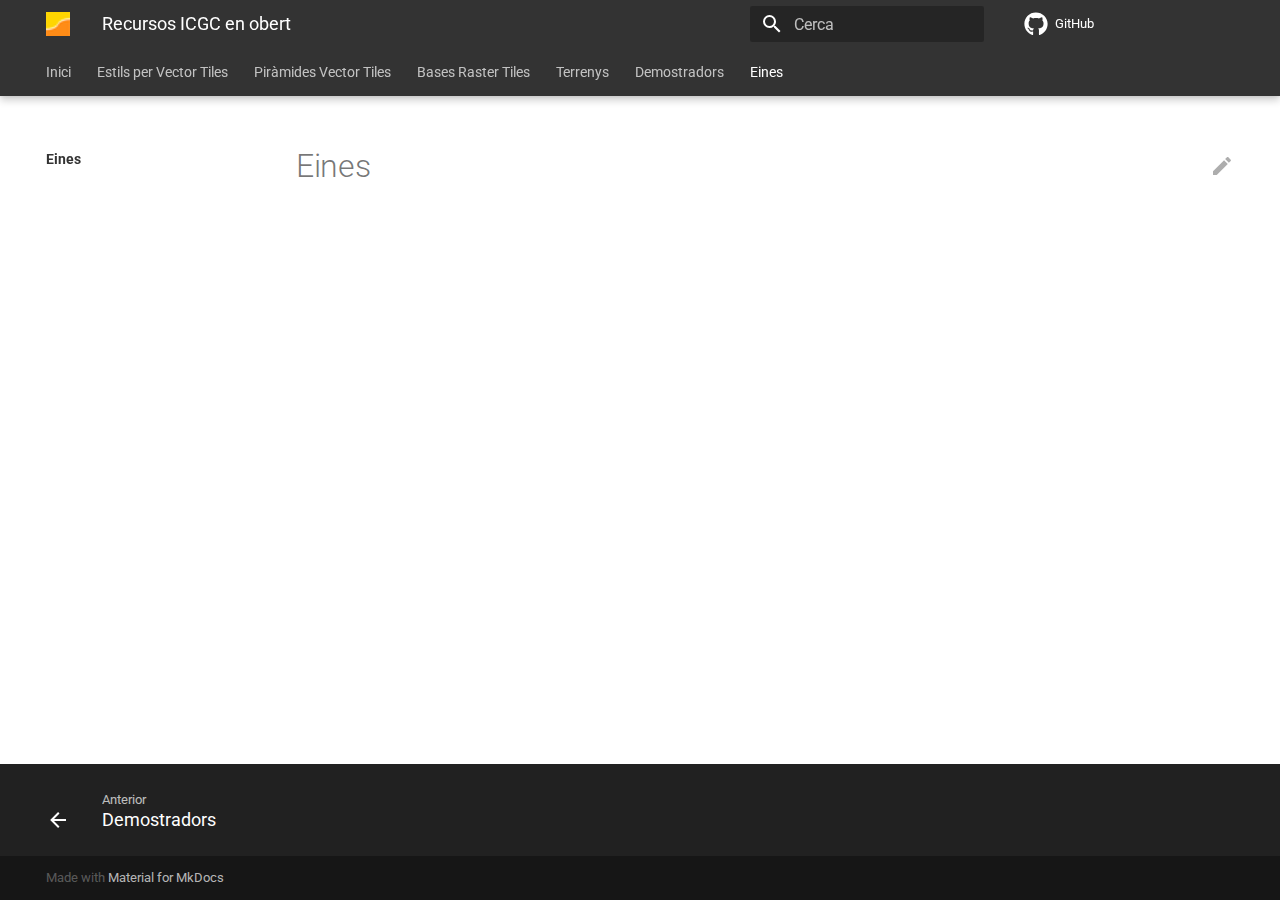
<file: eines/index.html>
<!doctype html>
<html lang="ca" class="no-js">
  <head>
    
      <meta charset="utf-8">
      <meta name="viewport" content="width=device-width,initial-scale=1">
      
        <meta name="description" content="Recursos ICGC en obert.">
      
      
        <meta name="author" content="Institut Cartogràfic i Geològic de Catalunya">
      
      
        <link rel="canonical" href="https://geostarters.github.io/mkdocs-openicgc/eines/">
      
      <link rel="icon" href="../assets/mini-logo-icgc.png">
      <meta name="generator" content="mkdocs-1.2.3, mkdocs-material-8.0.1">
    
    
      
        <title>Eines - Recursos ICGC en obert</title>
      
    
    
      <link rel="stylesheet" href="../assets/stylesheets/main.816931ca.min.css">
      
        
        <link rel="stylesheet" href="../assets/stylesheets/palette.9204c3b2.min.css">
        
      
    
    
    
      
        
        <link rel="preconnect" href="https://fonts.gstatic.com" crossorigin>
        <link rel="stylesheet" href="https://fonts.googleapis.com/css?family=Roboto:300,400,400i,700%7CRoboto+Mono&display=fallback">
        <style>:root{--md-text-font:"Roboto";--md-code-font:"Roboto Mono"}</style>
      
    
    
      <link rel="stylesheet" href="../stylesheets/extra.css">
    
    <script>function __md_scope(e,t,_){return new URL(_||(t===localStorage?"..":".."),location).pathname+"."+e}function __md_get(e,t=localStorage,_){return JSON.parse(t.getItem(__md_scope(e,t,_)))}function __md_set(e,t,_=localStorage,o){try{_.setItem(__md_scope(e,_,o),JSON.stringify(t))}catch(e){}}</script>
    
      


    
    
  </head>
  
  
    
    
    
    
    
    <body dir="ltr" data-md-color-scheme="" data-md-color-primary="none" data-md-color-accent="none">
  
    
    
    <input class="md-toggle" data-md-toggle="drawer" type="checkbox" id="__drawer" autocomplete="off">
    <input class="md-toggle" data-md-toggle="search" type="checkbox" id="__search" autocomplete="off">
    <label class="md-overlay" for="__drawer"></label>
    <div data-md-component="skip">
      
    </div>
    <div data-md-component="announce">
      
    </div>
    
    
      

  

<header class="md-header md-header--lifted" data-md-component="header">
  <nav class="md-header__inner md-grid" aria-label="Header">
    <a href=".." title="Recursos ICGC en obert" class="md-header__button md-logo" aria-label="Recursos ICGC en obert" data-md-component="logo">
      
  <img src="../assets/mini-logo-icgc.png" alt="logo">

    </a>
    <label class="md-header__button md-icon" for="__drawer">
      <svg xmlns="http://www.w3.org/2000/svg" viewBox="0 0 24 24"><path d="M3 6h18v2H3V6m0 5h18v2H3v-2m0 5h18v2H3v-2z"/></svg>
    </label>
    <div class="md-header__title" data-md-component="header-title">
      <div class="md-header__ellipsis">
        <div class="md-header__topic">
          <span class="md-ellipsis">
            Recursos ICGC en obert
          </span>
        </div>
        <div class="md-header__topic" data-md-component="header-topic">
          <span class="md-ellipsis">
            
              Eines
            
          </span>
        </div>
      </div>
    </div>
    
    
    
      <label class="md-header__button md-icon" for="__search">
        <svg xmlns="http://www.w3.org/2000/svg" viewBox="0 0 24 24"><path d="M9.5 3A6.5 6.5 0 0 1 16 9.5c0 1.61-.59 3.09-1.56 4.23l.27.27h.79l5 5-1.5 1.5-5-5v-.79l-.27-.27A6.516 6.516 0 0 1 9.5 16 6.5 6.5 0 0 1 3 9.5 6.5 6.5 0 0 1 9.5 3m0 2C7 5 5 7 5 9.5S7 14 9.5 14 14 12 14 9.5 12 5 9.5 5z"/></svg>
      </label>
      <div class="md-search" data-md-component="search" role="dialog">
  <label class="md-search__overlay" for="__search"></label>
  <div class="md-search__inner" role="search">
    <form class="md-search__form" name="search">
      <input type="text" class="md-search__input" name="query" aria-label="Cerca" placeholder="Cerca" autocapitalize="off" autocorrect="off" autocomplete="off" spellcheck="false" data-md-component="search-query" required>
      <label class="md-search__icon md-icon" for="__search">
        <svg xmlns="http://www.w3.org/2000/svg" viewBox="0 0 24 24"><path d="M9.5 3A6.5 6.5 0 0 1 16 9.5c0 1.61-.59 3.09-1.56 4.23l.27.27h.79l5 5-1.5 1.5-5-5v-.79l-.27-.27A6.516 6.516 0 0 1 9.5 16 6.5 6.5 0 0 1 3 9.5 6.5 6.5 0 0 1 9.5 3m0 2C7 5 5 7 5 9.5S7 14 9.5 14 14 12 14 9.5 12 5 9.5 5z"/></svg>
        <svg xmlns="http://www.w3.org/2000/svg" viewBox="0 0 24 24"><path d="M20 11v2H8l5.5 5.5-1.42 1.42L4.16 12l7.92-7.92L13.5 5.5 8 11h12z"/></svg>
      </label>
      <nav class="md-search__options" aria-label="Search">
        
          <a href="javascript:void(0)" class="md-search__icon md-icon" aria-label="Share" data-clipboard data-clipboard-text="" data-md-component="search-share" tabindex="-1">
            <svg xmlns="http://www.w3.org/2000/svg" viewBox="0 0 24 24"><path d="M18 16.08c-.76 0-1.44.3-1.96.77L8.91 12.7c.05-.23.09-.46.09-.7 0-.24-.04-.47-.09-.7l7.05-4.11c.54.5 1.25.81 2.04.81a3 3 0 0 0 3-3 3 3 0 0 0-3-3 3 3 0 0 0-3 3c0 .24.04.47.09.7L8.04 9.81C7.5 9.31 6.79 9 6 9a3 3 0 0 0-3 3 3 3 0 0 0 3 3c.79 0 1.5-.31 2.04-.81l7.12 4.15c-.05.21-.08.43-.08.66 0 1.61 1.31 2.91 2.92 2.91 1.61 0 2.92-1.3 2.92-2.91A2.92 2.92 0 0 0 18 16.08z"/></svg>
          </a>
        
        <button type="reset" class="md-search__icon md-icon" aria-label="Clear" tabindex="-1">
          <svg xmlns="http://www.w3.org/2000/svg" viewBox="0 0 24 24"><path d="M19 6.41 17.59 5 12 10.59 6.41 5 5 6.41 10.59 12 5 17.59 6.41 19 12 13.41 17.59 19 19 17.59 13.41 12 19 6.41z"/></svg>
        </button>
      </nav>
      
        <div class="md-search__suggest" data-md-component="search-suggest"></div>
      
    </form>
    <div class="md-search__output">
      <div class="md-search__scrollwrap" data-md-scrollfix>
        <div class="md-search-result" data-md-component="search-result">
          <div class="md-search-result__meta">
            Initializing search
          </div>
          <ol class="md-search-result__list"></ol>
        </div>
      </div>
    </div>
  </div>
</div>
    
    
      <div class="md-header__source">
        <a href="https://github.com/geostarters/mkdocs-openicgc/" title="Ves al repositori" class="md-source" data-md-component="source">
  <div class="md-source__icon md-icon">
    
    <svg xmlns="http://www.w3.org/2000/svg" viewBox="0 0 496 512"><path d="M165.9 397.4c0 2-2.3 3.6-5.2 3.6-3.3.3-5.6-1.3-5.6-3.6 0-2 2.3-3.6 5.2-3.6 3-.3 5.6 1.3 5.6 3.6zm-31.1-4.5c-.7 2 1.3 4.3 4.3 4.9 2.6 1 5.6 0 6.2-2s-1.3-4.3-4.3-5.2c-2.6-.7-5.5.3-6.2 2.3zm44.2-1.7c-2.9.7-4.9 2.6-4.6 4.9.3 2 2.9 3.3 5.9 2.6 2.9-.7 4.9-2.6 4.6-4.6-.3-1.9-3-3.2-5.9-2.9zM244.8 8C106.1 8 0 113.3 0 252c0 110.9 69.8 205.8 169.5 239.2 12.8 2.3 17.3-5.6 17.3-12.1 0-6.2-.3-40.4-.3-61.4 0 0-70 15-84.7-29.8 0 0-11.4-29.1-27.8-36.6 0 0-22.9-15.7 1.6-15.4 0 0 24.9 2 38.6 25.8 21.9 38.6 58.6 27.5 72.9 20.9 2.3-16 8.8-27.1 16-33.7-55.9-6.2-112.3-14.3-112.3-110.5 0-27.5 7.6-41.3 23.6-58.9-2.6-6.5-11.1-33.3 2.6-67.9 20.9-6.5 69 27 69 27 20-5.6 41.5-8.5 62.8-8.5s42.8 2.9 62.8 8.5c0 0 48.1-33.6 69-27 13.7 34.7 5.2 61.4 2.6 67.9 16 17.7 25.8 31.5 25.8 58.9 0 96.5-58.9 104.2-114.8 110.5 9.2 7.9 17 22.9 17 46.4 0 33.7-.3 75.4-.3 83.6 0 6.5 4.6 14.4 17.3 12.1C428.2 457.8 496 362.9 496 252 496 113.3 383.5 8 244.8 8zM97.2 352.9c-1.3 1-1 3.3.7 5.2 1.6 1.6 3.9 2.3 5.2 1 1.3-1 1-3.3-.7-5.2-1.6-1.6-3.9-2.3-5.2-1zm-10.8-8.1c-.7 1.3.3 2.9 2.3 3.9 1.6 1 3.6.7 4.3-.7.7-1.3-.3-2.9-2.3-3.9-2-.6-3.6-.3-4.3.7zm32.4 35.6c-1.6 1.3-1 4.3 1.3 6.2 2.3 2.3 5.2 2.6 6.5 1 1.3-1.3.7-4.3-1.3-6.2-2.2-2.3-5.2-2.6-6.5-1zm-11.4-14.7c-1.6 1-1.6 3.6 0 5.9 1.6 2.3 4.3 3.3 5.6 2.3 1.6-1.3 1.6-3.9 0-6.2-1.4-2.3-4-3.3-5.6-2z"/></svg>
  </div>
  <div class="md-source__repository">
    GitHub
  </div>
</a>
      </div>
    
  </nav>
  
    
      
<nav class="md-tabs" aria-label="Tabs" data-md-component="tabs">
  <div class="md-tabs__inner md-grid">
    <ul class="md-tabs__list">
      
        
  
  


  <li class="md-tabs__item">
    <a href=".." class="md-tabs__link">
      Inici
    </a>
  </li>

      
        
  
  


  
  
  
    <li class="md-tabs__item">
      <a href="../estils_ambit_mundial_per_vector_tiles/" class="md-tabs__link">
        Estils per Vector Tiles
      </a>
    </li>
  

      
        
  
  


  <li class="md-tabs__item">
    <a href="../piramides_vector_tiles/" class="md-tabs__link">
      Piràmides Vector Tiles
    </a>
  </li>

      
        
  
  


  <li class="md-tabs__item">
    <a href="../bases_raster_tiles/" class="md-tabs__link">
      Bases Raster Tiles
    </a>
  </li>

      
        
  
  


  <li class="md-tabs__item">
    <a href="../terrenys/" class="md-tabs__link">
      Terrenys
    </a>
  </li>

      
        
  
  


  <li class="md-tabs__item">
    <a href="../demostradors/" class="md-tabs__link">
      Demostradors
    </a>
  </li>

      
        
  
  
    
  


  <li class="md-tabs__item">
    <a href="./" class="md-tabs__link md-tabs__link--active">
      Eines
    </a>
  </li>

      
    </ul>
  </div>
</nav>
    
  
</header>
    
    <div class="md-container" data-md-component="container">
      
      
        
      
      <main class="md-main" data-md-component="main">
        <div class="md-main__inner md-grid">
          
            
              
              <div class="md-sidebar md-sidebar--primary" data-md-component="sidebar" data-md-type="navigation" >
                <div class="md-sidebar__scrollwrap">
                  <div class="md-sidebar__inner">
                    

  


  

<nav class="md-nav md-nav--primary md-nav--lifted md-nav--integrated" aria-label="Navigation" data-md-level="0">
  <label class="md-nav__title" for="__drawer">
    <a href=".." title="Recursos ICGC en obert" class="md-nav__button md-logo" aria-label="Recursos ICGC en obert" data-md-component="logo">
      
  <img src="../assets/mini-logo-icgc.png" alt="logo">

    </a>
    Recursos ICGC en obert
  </label>
  
    <div class="md-nav__source">
      <a href="https://github.com/geostarters/mkdocs-openicgc/" title="Ves al repositori" class="md-source" data-md-component="source">
  <div class="md-source__icon md-icon">
    
    <svg xmlns="http://www.w3.org/2000/svg" viewBox="0 0 496 512"><path d="M165.9 397.4c0 2-2.3 3.6-5.2 3.6-3.3.3-5.6-1.3-5.6-3.6 0-2 2.3-3.6 5.2-3.6 3-.3 5.6 1.3 5.6 3.6zm-31.1-4.5c-.7 2 1.3 4.3 4.3 4.9 2.6 1 5.6 0 6.2-2s-1.3-4.3-4.3-5.2c-2.6-.7-5.5.3-6.2 2.3zm44.2-1.7c-2.9.7-4.9 2.6-4.6 4.9.3 2 2.9 3.3 5.9 2.6 2.9-.7 4.9-2.6 4.6-4.6-.3-1.9-3-3.2-5.9-2.9zM244.8 8C106.1 8 0 113.3 0 252c0 110.9 69.8 205.8 169.5 239.2 12.8 2.3 17.3-5.6 17.3-12.1 0-6.2-.3-40.4-.3-61.4 0 0-70 15-84.7-29.8 0 0-11.4-29.1-27.8-36.6 0 0-22.9-15.7 1.6-15.4 0 0 24.9 2 38.6 25.8 21.9 38.6 58.6 27.5 72.9 20.9 2.3-16 8.8-27.1 16-33.7-55.9-6.2-112.3-14.3-112.3-110.5 0-27.5 7.6-41.3 23.6-58.9-2.6-6.5-11.1-33.3 2.6-67.9 20.9-6.5 69 27 69 27 20-5.6 41.5-8.5 62.8-8.5s42.8 2.9 62.8 8.5c0 0 48.1-33.6 69-27 13.7 34.7 5.2 61.4 2.6 67.9 16 17.7 25.8 31.5 25.8 58.9 0 96.5-58.9 104.2-114.8 110.5 9.2 7.9 17 22.9 17 46.4 0 33.7-.3 75.4-.3 83.6 0 6.5 4.6 14.4 17.3 12.1C428.2 457.8 496 362.9 496 252 496 113.3 383.5 8 244.8 8zM97.2 352.9c-1.3 1-1 3.3.7 5.2 1.6 1.6 3.9 2.3 5.2 1 1.3-1 1-3.3-.7-5.2-1.6-1.6-3.9-2.3-5.2-1zm-10.8-8.1c-.7 1.3.3 2.9 2.3 3.9 1.6 1 3.6.7 4.3-.7.7-1.3-.3-2.9-2.3-3.9-2-.6-3.6-.3-4.3.7zm32.4 35.6c-1.6 1.3-1 4.3 1.3 6.2 2.3 2.3 5.2 2.6 6.5 1 1.3-1.3.7-4.3-1.3-6.2-2.2-2.3-5.2-2.6-6.5-1zm-11.4-14.7c-1.6 1-1.6 3.6 0 5.9 1.6 2.3 4.3 3.3 5.6 2.3 1.6-1.3 1.6-3.9 0-6.2-1.4-2.3-4-3.3-5.6-2z"/></svg>
  </div>
  <div class="md-source__repository">
    GitHub
  </div>
</a>
    </div>
  
  <ul class="md-nav__list" data-md-scrollfix>
    
      
      
      

  
  
  
    <li class="md-nav__item">
      <a href=".." class="md-nav__link">
        Inici
      </a>
    </li>
  

    
      
      
      

  
  
  
    
    <li class="md-nav__item md-nav__item--nested">
      
      
        <input class="md-nav__toggle md-toggle" data-md-toggle="__nav_2" data-md-state="indeterminate" type="checkbox" id="__nav_2" checked>
      
      
      
        
          
        
          
        
      
      
        <label class="md-nav__link" for="__nav_2">
          Estils per Vector Tiles
          <span class="md-nav__icon md-icon"></span>
        </label>
      
      <nav class="md-nav" aria-label="Estils per Vector Tiles" data-md-level="1">
        <label class="md-nav__title" for="__nav_2">
          <span class="md-nav__icon md-icon"></span>
          Estils per Vector Tiles
        </label>
        <ul class="md-nav__list" data-md-scrollfix>
          
            
              
  
  
  
    <li class="md-nav__item">
      <a href="../estils_ambit_mundial_per_vector_tiles/" class="md-nav__link">
        Estils àmbit mundial per Vector Tiles
      </a>
    </li>
  

            
          
            
              
  
  
  
    <li class="md-nav__item">
      <a href="../estils_ambit_catalunya_per_vector_tiles/" class="md-nav__link">
        Estils àmbit Catalunya per Vector Tiles
      </a>
    </li>
  

            
          
        </ul>
      </nav>
    </li>
  

    
      
      
      

  
  
  
    <li class="md-nav__item">
      <a href="../piramides_vector_tiles/" class="md-nav__link">
        Piràmides Vector Tiles
      </a>
    </li>
  

    
      
      
      

  
  
  
    <li class="md-nav__item">
      <a href="../bases_raster_tiles/" class="md-nav__link">
        Bases Raster Tiles
      </a>
    </li>
  

    
      
      
      

  
  
  
    <li class="md-nav__item">
      <a href="../terrenys/" class="md-nav__link">
        Terrenys
      </a>
    </li>
  

    
      
      
      

  
  
  
    <li class="md-nav__item">
      <a href="../demostradors/" class="md-nav__link">
        Demostradors
      </a>
    </li>
  

    
      
      
      

  
  
    
  
  
    <li class="md-nav__item md-nav__item--active">
      
      <input class="md-nav__toggle md-toggle" data-md-toggle="toc" type="checkbox" id="__toc">
      
      
      
      <a href="./" class="md-nav__link md-nav__link--active">
        Eines
      </a>
      
    </li>
  

    
  </ul>
</nav>
                  </div>
                </div>
              </div>
            
            
          
          <div class="md-content" data-md-component="content">
            <article class="md-content__inner md-typeset">
              
                
<a href="https://github.com/geostarters/mkdocs-openicgc/edit/master/docs/eines.md" title="Edita aquesta pàgina" class="md-content__button md-icon">
  <svg xmlns="http://www.w3.org/2000/svg" viewBox="0 0 24 24"><path d="M20.71 7.04c.39-.39.39-1.04 0-1.41l-2.34-2.34c-.37-.39-1.02-.39-1.41 0l-1.84 1.83 3.75 3.75M3 17.25V21h3.75L17.81 9.93l-3.75-3.75L3 17.25z"/></svg>
</a>


  <h1>Eines</h1>



              
            </article>
          </div>
        </div>
        
          <a href="#" class="md-top md-icon" data-md-component="top" data-md-state="hidden">
            <svg xmlns="http://www.w3.org/2000/svg" viewBox="0 0 24 24"><path d="M13 20h-2V8l-5.5 5.5-1.42-1.42L12 4.16l7.92 7.92-1.42 1.42L13 8v12z"/></svg>
            Back to top
          </a>
        
      </main>
      
        <footer class="md-footer">
  
    <nav class="md-footer__inner md-grid" aria-label="Footer">
      
        
        <a href="../demostradors/" class="md-footer__link md-footer__link--prev" aria-label="Anterior: Demostradors" rel="prev">
          <div class="md-footer__button md-icon">
            <svg xmlns="http://www.w3.org/2000/svg" viewBox="0 0 24 24"><path d="M20 11v2H8l5.5 5.5-1.42 1.42L4.16 12l7.92-7.92L13.5 5.5 8 11h12z"/></svg>
          </div>
          <div class="md-footer__title">
            <div class="md-ellipsis">
              <span class="md-footer__direction">
                Anterior
              </span>
              Demostradors
            </div>
          </div>
        </a>
      
      
    </nav>
  
  <div class="md-footer-meta md-typeset">
    <div class="md-footer-meta__inner md-grid">
      <div class="md-copyright">
  
  
    Made with
    <a href="https://squidfunk.github.io/mkdocs-material/" target="_blank" rel="noopener">
      Material for MkDocs
    </a>
  
</div>
      
    </div>
  </div>
</footer>
      
    </div>
    <div class="md-dialog" data-md-component="dialog">
      <div class="md-dialog__inner md-typeset"></div>
    </div>
    <script id="__config" type="application/json">{"base": "..", "features": ["navigation.tabs", "navigation.tabs.sticky", "navigation.sections", "navigation.expand", "navigation.instant", "navigation.top", "content.code.annotate", "navigation.expand", "navigation.indexes", "navigation.top", "navigation.tracking", "search.highlight", "search.share", "search.suggest", "toc.integrate"], "translations": {"clipboard.copy": "C\u00f2pia al porta-retalls", "clipboard.copied": "Copiat al porta-retalls", "search.config.lang": "en", "search.config.pipeline": "trimmer, stopWordFilter", "search.config.separator": "[\\s\\-]+", "search.placeholder": "Cerca", "search.result.placeholder": "Escriu per a comen\u00e7ar a cercar", "search.result.none": "Cap document coincideix", "search.result.one": "1 document coincident", "search.result.other": "# documents coincidents", "search.result.more.one": "1 more on this page", "search.result.more.other": "# more on this page", "search.result.term.missing": "Missing", "select.version.title": "Select version"}, "search": "../assets/javascripts/workers/search.01824240.min.js"}</script>
    
    
      <script src="../assets/javascripts/bundle.a87c2adc.min.js"></script>
      
        <script src="../javascripts/extra.js"></script>
      
    
  </body>
</html>
</file>
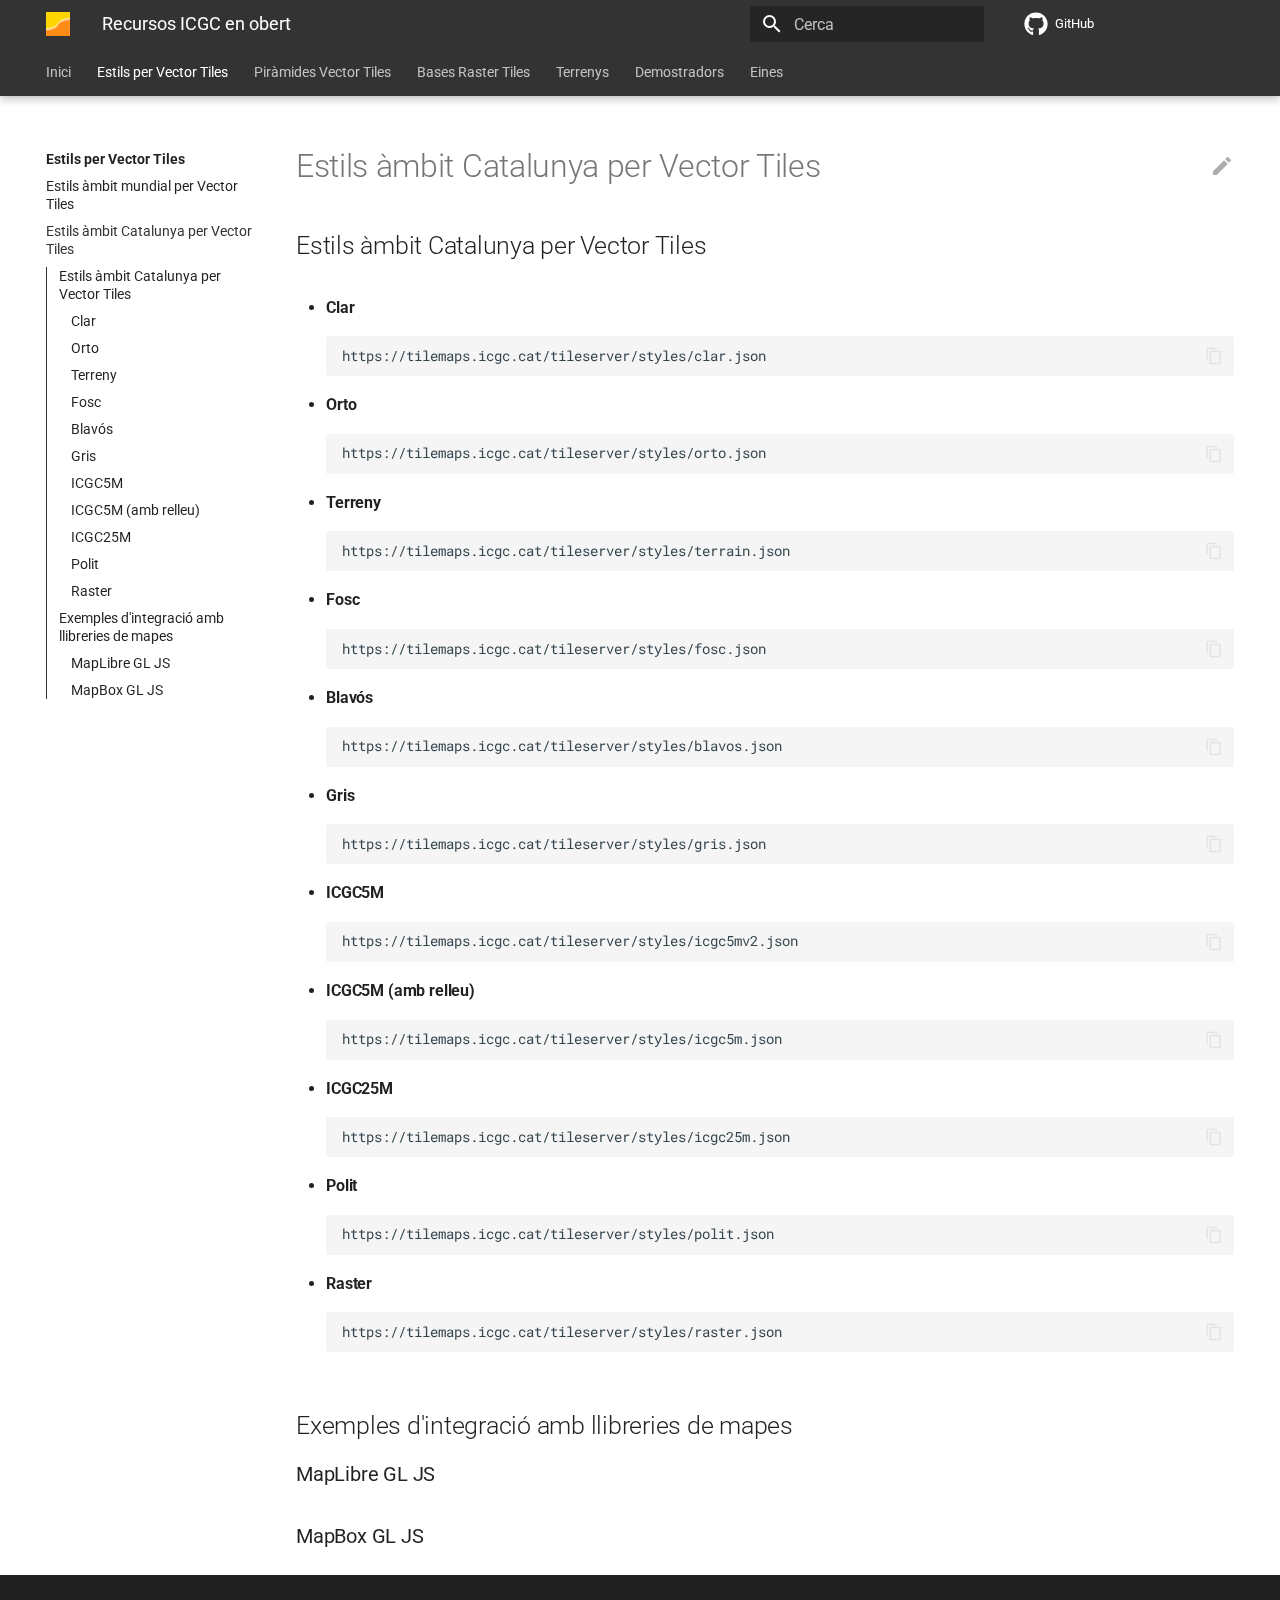
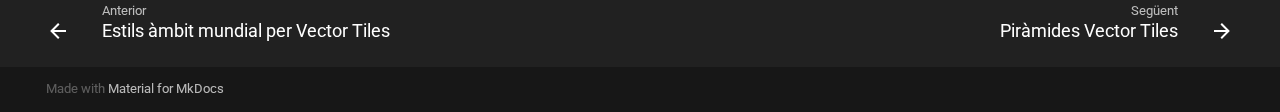
<file: estils_ambit_catalunya_per_vector_tiles/index.html>
<!doctype html>
<html lang="ca" class="no-js">
  <head>
    
      <meta charset="utf-8">
      <meta name="viewport" content="width=device-width,initial-scale=1">
      
        <meta name="description" content="Recursos ICGC en obert.">
      
      
        <meta name="author" content="Institut Cartogràfic i Geològic de Catalunya">
      
      
        <link rel="canonical" href="https://geostarters.github.io/mkdocs-openicgc/estils_ambit_catalunya_per_vector_tiles/">
      
      <link rel="icon" href="../assets/mini-logo-icgc.png">
      <meta name="generator" content="mkdocs-1.2.3, mkdocs-material-8.0.1">
    
    
      
        <title>Estils àmbit Catalunya per Vector Tiles - Recursos ICGC en obert</title>
      
    
    
      <link rel="stylesheet" href="../assets/stylesheets/main.816931ca.min.css">
      
        
        <link rel="stylesheet" href="../assets/stylesheets/palette.9204c3b2.min.css">
        
      
    
    
    
      
        
        <link rel="preconnect" href="https://fonts.gstatic.com" crossorigin>
        <link rel="stylesheet" href="https://fonts.googleapis.com/css?family=Roboto:300,400,400i,700%7CRoboto+Mono&display=fallback">
        <style>:root{--md-text-font:"Roboto";--md-code-font:"Roboto Mono"}</style>
      
    
    
      <link rel="stylesheet" href="../stylesheets/extra.css">
    
    <script>function __md_scope(e,t,_){return new URL(_||(t===localStorage?"..":".."),location).pathname+"."+e}function __md_get(e,t=localStorage,_){return JSON.parse(t.getItem(__md_scope(e,t,_)))}function __md_set(e,t,_=localStorage,o){try{_.setItem(__md_scope(e,_,o),JSON.stringify(t))}catch(e){}}</script>
    
      


    
    
  </head>
  
  
    
    
    
    
    
    <body dir="ltr" data-md-color-scheme="" data-md-color-primary="none" data-md-color-accent="none">
  
    
    
    <input class="md-toggle" data-md-toggle="drawer" type="checkbox" id="__drawer" autocomplete="off">
    <input class="md-toggle" data-md-toggle="search" type="checkbox" id="__search" autocomplete="off">
    <label class="md-overlay" for="__drawer"></label>
    <div data-md-component="skip">
      
        
        <a href="#estils-ambit-catalunya-per-vector-tiles" class="md-skip">
          Salta el contingut
        </a>
      
    </div>
    <div data-md-component="announce">
      
    </div>
    
    
      

  

<header class="md-header md-header--lifted" data-md-component="header">
  <nav class="md-header__inner md-grid" aria-label="Header">
    <a href=".." title="Recursos ICGC en obert" class="md-header__button md-logo" aria-label="Recursos ICGC en obert" data-md-component="logo">
      
  <img src="../assets/mini-logo-icgc.png" alt="logo">

    </a>
    <label class="md-header__button md-icon" for="__drawer">
      <svg xmlns="http://www.w3.org/2000/svg" viewBox="0 0 24 24"><path d="M3 6h18v2H3V6m0 5h18v2H3v-2m0 5h18v2H3v-2z"/></svg>
    </label>
    <div class="md-header__title" data-md-component="header-title">
      <div class="md-header__ellipsis">
        <div class="md-header__topic">
          <span class="md-ellipsis">
            Recursos ICGC en obert
          </span>
        </div>
        <div class="md-header__topic" data-md-component="header-topic">
          <span class="md-ellipsis">
            
              Estils àmbit Catalunya per Vector Tiles
            
          </span>
        </div>
      </div>
    </div>
    
    
    
      <label class="md-header__button md-icon" for="__search">
        <svg xmlns="http://www.w3.org/2000/svg" viewBox="0 0 24 24"><path d="M9.5 3A6.5 6.5 0 0 1 16 9.5c0 1.61-.59 3.09-1.56 4.23l.27.27h.79l5 5-1.5 1.5-5-5v-.79l-.27-.27A6.516 6.516 0 0 1 9.5 16 6.5 6.5 0 0 1 3 9.5 6.5 6.5 0 0 1 9.5 3m0 2C7 5 5 7 5 9.5S7 14 9.5 14 14 12 14 9.5 12 5 9.5 5z"/></svg>
      </label>
      <div class="md-search" data-md-component="search" role="dialog">
  <label class="md-search__overlay" for="__search"></label>
  <div class="md-search__inner" role="search">
    <form class="md-search__form" name="search">
      <input type="text" class="md-search__input" name="query" aria-label="Cerca" placeholder="Cerca" autocapitalize="off" autocorrect="off" autocomplete="off" spellcheck="false" data-md-component="search-query" required>
      <label class="md-search__icon md-icon" for="__search">
        <svg xmlns="http://www.w3.org/2000/svg" viewBox="0 0 24 24"><path d="M9.5 3A6.5 6.5 0 0 1 16 9.5c0 1.61-.59 3.09-1.56 4.23l.27.27h.79l5 5-1.5 1.5-5-5v-.79l-.27-.27A6.516 6.516 0 0 1 9.5 16 6.5 6.5 0 0 1 3 9.5 6.5 6.5 0 0 1 9.5 3m0 2C7 5 5 7 5 9.5S7 14 9.5 14 14 12 14 9.5 12 5 9.5 5z"/></svg>
        <svg xmlns="http://www.w3.org/2000/svg" viewBox="0 0 24 24"><path d="M20 11v2H8l5.5 5.5-1.42 1.42L4.16 12l7.92-7.92L13.5 5.5 8 11h12z"/></svg>
      </label>
      <nav class="md-search__options" aria-label="Search">
        
          <a href="javascript:void(0)" class="md-search__icon md-icon" aria-label="Share" data-clipboard data-clipboard-text="" data-md-component="search-share" tabindex="-1">
            <svg xmlns="http://www.w3.org/2000/svg" viewBox="0 0 24 24"><path d="M18 16.08c-.76 0-1.44.3-1.96.77L8.91 12.7c.05-.23.09-.46.09-.7 0-.24-.04-.47-.09-.7l7.05-4.11c.54.5 1.25.81 2.04.81a3 3 0 0 0 3-3 3 3 0 0 0-3-3 3 3 0 0 0-3 3c0 .24.04.47.09.7L8.04 9.81C7.5 9.31 6.79 9 6 9a3 3 0 0 0-3 3 3 3 0 0 0 3 3c.79 0 1.5-.31 2.04-.81l7.12 4.15c-.05.21-.08.43-.08.66 0 1.61 1.31 2.91 2.92 2.91 1.61 0 2.92-1.3 2.92-2.91A2.92 2.92 0 0 0 18 16.08z"/></svg>
          </a>
        
        <button type="reset" class="md-search__icon md-icon" aria-label="Clear" tabindex="-1">
          <svg xmlns="http://www.w3.org/2000/svg" viewBox="0 0 24 24"><path d="M19 6.41 17.59 5 12 10.59 6.41 5 5 6.41 10.59 12 5 17.59 6.41 19 12 13.41 17.59 19 19 17.59 13.41 12 19 6.41z"/></svg>
        </button>
      </nav>
      
        <div class="md-search__suggest" data-md-component="search-suggest"></div>
      
    </form>
    <div class="md-search__output">
      <div class="md-search__scrollwrap" data-md-scrollfix>
        <div class="md-search-result" data-md-component="search-result">
          <div class="md-search-result__meta">
            Initializing search
          </div>
          <ol class="md-search-result__list"></ol>
        </div>
      </div>
    </div>
  </div>
</div>
    
    
      <div class="md-header__source">
        <a href="https://github.com/geostarters/mkdocs-openicgc/" title="Ves al repositori" class="md-source" data-md-component="source">
  <div class="md-source__icon md-icon">
    
    <svg xmlns="http://www.w3.org/2000/svg" viewBox="0 0 496 512"><path d="M165.9 397.4c0 2-2.3 3.6-5.2 3.6-3.3.3-5.6-1.3-5.6-3.6 0-2 2.3-3.6 5.2-3.6 3-.3 5.6 1.3 5.6 3.6zm-31.1-4.5c-.7 2 1.3 4.3 4.3 4.9 2.6 1 5.6 0 6.2-2s-1.3-4.3-4.3-5.2c-2.6-.7-5.5.3-6.2 2.3zm44.2-1.7c-2.9.7-4.9 2.6-4.6 4.9.3 2 2.9 3.3 5.9 2.6 2.9-.7 4.9-2.6 4.6-4.6-.3-1.9-3-3.2-5.9-2.9zM244.8 8C106.1 8 0 113.3 0 252c0 110.9 69.8 205.8 169.5 239.2 12.8 2.3 17.3-5.6 17.3-12.1 0-6.2-.3-40.4-.3-61.4 0 0-70 15-84.7-29.8 0 0-11.4-29.1-27.8-36.6 0 0-22.9-15.7 1.6-15.4 0 0 24.9 2 38.6 25.8 21.9 38.6 58.6 27.5 72.9 20.9 2.3-16 8.8-27.1 16-33.7-55.9-6.2-112.3-14.3-112.3-110.5 0-27.5 7.6-41.3 23.6-58.9-2.6-6.5-11.1-33.3 2.6-67.9 20.9-6.5 69 27 69 27 20-5.6 41.5-8.5 62.8-8.5s42.8 2.9 62.8 8.5c0 0 48.1-33.6 69-27 13.7 34.7 5.2 61.4 2.6 67.9 16 17.7 25.8 31.5 25.8 58.9 0 96.5-58.9 104.2-114.8 110.5 9.2 7.9 17 22.9 17 46.4 0 33.7-.3 75.4-.3 83.6 0 6.5 4.6 14.4 17.3 12.1C428.2 457.8 496 362.9 496 252 496 113.3 383.5 8 244.8 8zM97.2 352.9c-1.3 1-1 3.3.7 5.2 1.6 1.6 3.9 2.3 5.2 1 1.3-1 1-3.3-.7-5.2-1.6-1.6-3.9-2.3-5.2-1zm-10.8-8.1c-.7 1.3.3 2.9 2.3 3.9 1.6 1 3.6.7 4.3-.7.7-1.3-.3-2.9-2.3-3.9-2-.6-3.6-.3-4.3.7zm32.4 35.6c-1.6 1.3-1 4.3 1.3 6.2 2.3 2.3 5.2 2.6 6.5 1 1.3-1.3.7-4.3-1.3-6.2-2.2-2.3-5.2-2.6-6.5-1zm-11.4-14.7c-1.6 1-1.6 3.6 0 5.9 1.6 2.3 4.3 3.3 5.6 2.3 1.6-1.3 1.6-3.9 0-6.2-1.4-2.3-4-3.3-5.6-2z"/></svg>
  </div>
  <div class="md-source__repository">
    GitHub
  </div>
</a>
      </div>
    
  </nav>
  
    
      
<nav class="md-tabs" aria-label="Tabs" data-md-component="tabs">
  <div class="md-tabs__inner md-grid">
    <ul class="md-tabs__list">
      
        
  
  


  <li class="md-tabs__item">
    <a href=".." class="md-tabs__link">
      Inici
    </a>
  </li>

      
        
  
  
    
  


  
  
  
    <li class="md-tabs__item">
      <a href="../estils_ambit_mundial_per_vector_tiles/" class="md-tabs__link md-tabs__link--active">
        Estils per Vector Tiles
      </a>
    </li>
  

      
        
  
  


  <li class="md-tabs__item">
    <a href="../piramides_vector_tiles/" class="md-tabs__link">
      Piràmides Vector Tiles
    </a>
  </li>

      
        
  
  


  <li class="md-tabs__item">
    <a href="../bases_raster_tiles/" class="md-tabs__link">
      Bases Raster Tiles
    </a>
  </li>

      
        
  
  


  <li class="md-tabs__item">
    <a href="../terrenys/" class="md-tabs__link">
      Terrenys
    </a>
  </li>

      
        
  
  


  <li class="md-tabs__item">
    <a href="../demostradors/" class="md-tabs__link">
      Demostradors
    </a>
  </li>

      
        
  
  


  <li class="md-tabs__item">
    <a href="../eines/" class="md-tabs__link">
      Eines
    </a>
  </li>

      
    </ul>
  </div>
</nav>
    
  
</header>
    
    <div class="md-container" data-md-component="container">
      
      
        
      
      <main class="md-main" data-md-component="main">
        <div class="md-main__inner md-grid">
          
            
              
              <div class="md-sidebar md-sidebar--primary" data-md-component="sidebar" data-md-type="navigation" >
                <div class="md-sidebar__scrollwrap">
                  <div class="md-sidebar__inner">
                    

  


  

<nav class="md-nav md-nav--primary md-nav--lifted md-nav--integrated" aria-label="Navigation" data-md-level="0">
  <label class="md-nav__title" for="__drawer">
    <a href=".." title="Recursos ICGC en obert" class="md-nav__button md-logo" aria-label="Recursos ICGC en obert" data-md-component="logo">
      
  <img src="../assets/mini-logo-icgc.png" alt="logo">

    </a>
    Recursos ICGC en obert
  </label>
  
    <div class="md-nav__source">
      <a href="https://github.com/geostarters/mkdocs-openicgc/" title="Ves al repositori" class="md-source" data-md-component="source">
  <div class="md-source__icon md-icon">
    
    <svg xmlns="http://www.w3.org/2000/svg" viewBox="0 0 496 512"><path d="M165.9 397.4c0 2-2.3 3.6-5.2 3.6-3.3.3-5.6-1.3-5.6-3.6 0-2 2.3-3.6 5.2-3.6 3-.3 5.6 1.3 5.6 3.6zm-31.1-4.5c-.7 2 1.3 4.3 4.3 4.9 2.6 1 5.6 0 6.2-2s-1.3-4.3-4.3-5.2c-2.6-.7-5.5.3-6.2 2.3zm44.2-1.7c-2.9.7-4.9 2.6-4.6 4.9.3 2 2.9 3.3 5.9 2.6 2.9-.7 4.9-2.6 4.6-4.6-.3-1.9-3-3.2-5.9-2.9zM244.8 8C106.1 8 0 113.3 0 252c0 110.9 69.8 205.8 169.5 239.2 12.8 2.3 17.3-5.6 17.3-12.1 0-6.2-.3-40.4-.3-61.4 0 0-70 15-84.7-29.8 0 0-11.4-29.1-27.8-36.6 0 0-22.9-15.7 1.6-15.4 0 0 24.9 2 38.6 25.8 21.9 38.6 58.6 27.5 72.9 20.9 2.3-16 8.8-27.1 16-33.7-55.9-6.2-112.3-14.3-112.3-110.5 0-27.5 7.6-41.3 23.6-58.9-2.6-6.5-11.1-33.3 2.6-67.9 20.9-6.5 69 27 69 27 20-5.6 41.5-8.5 62.8-8.5s42.8 2.9 62.8 8.5c0 0 48.1-33.6 69-27 13.7 34.7 5.2 61.4 2.6 67.9 16 17.7 25.8 31.5 25.8 58.9 0 96.5-58.9 104.2-114.8 110.5 9.2 7.9 17 22.9 17 46.4 0 33.7-.3 75.4-.3 83.6 0 6.5 4.6 14.4 17.3 12.1C428.2 457.8 496 362.9 496 252 496 113.3 383.5 8 244.8 8zM97.2 352.9c-1.3 1-1 3.3.7 5.2 1.6 1.6 3.9 2.3 5.2 1 1.3-1 1-3.3-.7-5.2-1.6-1.6-3.9-2.3-5.2-1zm-10.8-8.1c-.7 1.3.3 2.9 2.3 3.9 1.6 1 3.6.7 4.3-.7.7-1.3-.3-2.9-2.3-3.9-2-.6-3.6-.3-4.3.7zm32.4 35.6c-1.6 1.3-1 4.3 1.3 6.2 2.3 2.3 5.2 2.6 6.5 1 1.3-1.3.7-4.3-1.3-6.2-2.2-2.3-5.2-2.6-6.5-1zm-11.4-14.7c-1.6 1-1.6 3.6 0 5.9 1.6 2.3 4.3 3.3 5.6 2.3 1.6-1.3 1.6-3.9 0-6.2-1.4-2.3-4-3.3-5.6-2z"/></svg>
  </div>
  <div class="md-source__repository">
    GitHub
  </div>
</a>
    </div>
  
  <ul class="md-nav__list" data-md-scrollfix>
    
      
      
      

  
  
  
    <li class="md-nav__item">
      <a href=".." class="md-nav__link">
        Inici
      </a>
    </li>
  

    
      
      
      

  
  
    
  
  
    
    <li class="md-nav__item md-nav__item--active md-nav__item--nested">
      
      
        <input class="md-nav__toggle md-toggle" data-md-toggle="__nav_2" type="checkbox" id="__nav_2" checked>
      
      
      
        
          
        
          
        
      
      
        <label class="md-nav__link" for="__nav_2">
          Estils per Vector Tiles
          <span class="md-nav__icon md-icon"></span>
        </label>
      
      <nav class="md-nav" aria-label="Estils per Vector Tiles" data-md-level="1">
        <label class="md-nav__title" for="__nav_2">
          <span class="md-nav__icon md-icon"></span>
          Estils per Vector Tiles
        </label>
        <ul class="md-nav__list" data-md-scrollfix>
          
            
              
  
  
  
    <li class="md-nav__item">
      <a href="../estils_ambit_mundial_per_vector_tiles/" class="md-nav__link">
        Estils àmbit mundial per Vector Tiles
      </a>
    </li>
  

            
          
            
              
  
  
    
  
  
    <li class="md-nav__item md-nav__item--active">
      
      <input class="md-nav__toggle md-toggle" data-md-toggle="toc" type="checkbox" id="__toc">
      
      
      
        <label class="md-nav__link md-nav__link--active" for="__toc">
          Estils àmbit Catalunya per Vector Tiles
          <span class="md-nav__icon md-icon"></span>
        </label>
      
      <a href="./" class="md-nav__link md-nav__link--active">
        Estils àmbit Catalunya per Vector Tiles
      </a>
      
        

<nav class="md-nav md-nav--secondary" aria-label="Taula de continguts">
  
  
  
  
    <label class="md-nav__title" for="__toc">
      <span class="md-nav__icon md-icon"></span>
      Taula de continguts
    </label>
    <ul class="md-nav__list" data-md-component="toc" data-md-scrollfix>
      
        <li class="md-nav__item">
  <a href="#estils-ambit-catalunya-per-vector-tiles" class="md-nav__link">
    Estils àmbit Catalunya per Vector Tiles
  </a>
  
    <nav class="md-nav" aria-label="Estils àmbit Catalunya per Vector Tiles">
      <ul class="md-nav__list">
        
          <li class="md-nav__item">
  <a href="#clar" class="md-nav__link">
    Clar
  </a>
  
</li>
        
          <li class="md-nav__item">
  <a href="#orto" class="md-nav__link">
    Orto
  </a>
  
</li>
        
          <li class="md-nav__item">
  <a href="#terreny" class="md-nav__link">
    Terreny
  </a>
  
</li>
        
          <li class="md-nav__item">
  <a href="#fosc" class="md-nav__link">
    Fosc
  </a>
  
</li>
        
          <li class="md-nav__item">
  <a href="#blavos" class="md-nav__link">
    Blavós
  </a>
  
</li>
        
          <li class="md-nav__item">
  <a href="#gris" class="md-nav__link">
    Gris
  </a>
  
</li>
        
          <li class="md-nav__item">
  <a href="#icgc5m" class="md-nav__link">
    ICGC5M
  </a>
  
</li>
        
          <li class="md-nav__item">
  <a href="#icgc5m-amb-relleu" class="md-nav__link">
    ICGC5M (amb relleu)
  </a>
  
</li>
        
          <li class="md-nav__item">
  <a href="#icgc25m" class="md-nav__link">
    ICGC25M
  </a>
  
</li>
        
          <li class="md-nav__item">
  <a href="#polit" class="md-nav__link">
    Polit
  </a>
  
</li>
        
          <li class="md-nav__item">
  <a href="#raster" class="md-nav__link">
    Raster
  </a>
  
</li>
        
      </ul>
    </nav>
  
</li>
      
        <li class="md-nav__item">
  <a href="#exemples-dintegracio-amb-llibreries-de-mapes" class="md-nav__link">
    Exemples d'integració amb llibreries de mapes
  </a>
  
    <nav class="md-nav" aria-label="Exemples d'integració amb llibreries de mapes">
      <ul class="md-nav__list">
        
          <li class="md-nav__item">
  <a href="#maplibre-gl-js" class="md-nav__link">
    MapLibre GL JS
  </a>
  
</li>
        
          <li class="md-nav__item">
  <a href="#mapbox-gl-js" class="md-nav__link">
    MapBox GL JS
  </a>
  
</li>
        
      </ul>
    </nav>
  
</li>
      
    </ul>
  
</nav>
      
    </li>
  

            
          
        </ul>
      </nav>
    </li>
  

    
      
      
      

  
  
  
    <li class="md-nav__item">
      <a href="../piramides_vector_tiles/" class="md-nav__link">
        Piràmides Vector Tiles
      </a>
    </li>
  

    
      
      
      

  
  
  
    <li class="md-nav__item">
      <a href="../bases_raster_tiles/" class="md-nav__link">
        Bases Raster Tiles
      </a>
    </li>
  

    
      
      
      

  
  
  
    <li class="md-nav__item">
      <a href="../terrenys/" class="md-nav__link">
        Terrenys
      </a>
    </li>
  

    
      
      
      

  
  
  
    <li class="md-nav__item">
      <a href="../demostradors/" class="md-nav__link">
        Demostradors
      </a>
    </li>
  

    
      
      
      

  
  
  
    <li class="md-nav__item">
      <a href="../eines/" class="md-nav__link">
        Eines
      </a>
    </li>
  

    
  </ul>
</nav>
                  </div>
                </div>
              </div>
            
            
          
          <div class="md-content" data-md-component="content">
            <article class="md-content__inner md-typeset">
              
                
<a href="https://github.com/geostarters/mkdocs-openicgc/edit/master/docs/estils_ambit_catalunya_per_vector_tiles.md" title="Edita aquesta pàgina" class="md-content__button md-icon">
  <svg xmlns="http://www.w3.org/2000/svg" viewBox="0 0 24 24"><path d="M20.71 7.04c.39-.39.39-1.04 0-1.41l-2.34-2.34c-.37-.39-1.02-.39-1.41 0l-1.84 1.83 3.75 3.75M3 17.25V21h3.75L17.81 9.93l-3.75-3.75L3 17.25z"/></svg>
</a>


  <h1>Estils àmbit Catalunya per Vector Tiles</h1>

<h2 id="estils-ambit-catalunya-per-vector-tiles">Estils àmbit Catalunya per Vector Tiles</h2>
<ul>
<li>
<h4 id="clar">Clar</h4>
<div class="highlight"><pre><span></span><code><a id="__codelineno-0-1" name="__codelineno-0-1"></a>https://tilemaps.icgc.cat/tileserver/styles/clar.json 
</code></pre></div>
</li>
<li>
<h4 id="orto">Orto</h4>
<div class="highlight"><pre><span></span><code><a id="__codelineno-1-1" name="__codelineno-1-1"></a>https://tilemaps.icgc.cat/tileserver/styles/orto.json 
</code></pre></div>
</li>
<li>
<h4 id="terreny">Terreny</h4>
<div class="highlight"><pre><span></span><code><a id="__codelineno-2-1" name="__codelineno-2-1"></a>https://tilemaps.icgc.cat/tileserver/styles/terrain.json 
</code></pre></div>
</li>
<li>
<h4 id="fosc">Fosc</h4>
<div class="highlight"><pre><span></span><code><a id="__codelineno-3-1" name="__codelineno-3-1"></a>https://tilemaps.icgc.cat/tileserver/styles/fosc.json 
</code></pre></div>
</li>
<li>
<h4 id="blavos">Blavós</h4>
<div class="highlight"><pre><span></span><code><a id="__codelineno-4-1" name="__codelineno-4-1"></a>https://tilemaps.icgc.cat/tileserver/styles/blavos.json 
</code></pre></div>
</li>
<li>
<h4 id="gris">Gris</h4>
<div class="highlight"><pre><span></span><code><a id="__codelineno-5-1" name="__codelineno-5-1"></a>https://tilemaps.icgc.cat/tileserver/styles/gris.json 
</code></pre></div>
</li>
<li>
<h4 id="icgc5m">ICGC5M</h4>
<div class="highlight"><pre><span></span><code><a id="__codelineno-6-1" name="__codelineno-6-1"></a>https://tilemaps.icgc.cat/tileserver/styles/icgc5mv2.json 
</code></pre></div>
</li>
<li>
<h4 id="icgc5m-amb-relleu">ICGC5M (amb relleu)</h4>
<div class="highlight"><pre><span></span><code><a id="__codelineno-7-1" name="__codelineno-7-1"></a>https://tilemaps.icgc.cat/tileserver/styles/icgc5m.json 
</code></pre></div>
</li>
<li>
<h4 id="icgc25m">ICGC25M</h4>
<div class="highlight"><pre><span></span><code><a id="__codelineno-8-1" name="__codelineno-8-1"></a>https://tilemaps.icgc.cat/tileserver/styles/icgc25m.json 
</code></pre></div>
</li>
<li>
<h4 id="polit">Polit</h4>
<div class="highlight"><pre><span></span><code><a id="__codelineno-9-1" name="__codelineno-9-1"></a>https://tilemaps.icgc.cat/tileserver/styles/polit.json 
</code></pre></div>
</li>
<li>
<h4 id="raster">Raster</h4>
<div class="highlight"><pre><span></span><code><a id="__codelineno-10-1" name="__codelineno-10-1"></a>https://tilemaps.icgc.cat/tileserver/styles/raster.json 
</code></pre></div>
</li>
</ul>
<h2 id="exemples-dintegracio-amb-llibreries-de-mapes">Exemples d'integració amb llibreries de mapes</h2>
<h3 id="maplibre-gl-js">MapLibre GL JS</h3>
<h3 id="mapbox-gl-js">MapBox GL JS</h3>

              
            </article>
          </div>
        </div>
        
          <a href="#" class="md-top md-icon" data-md-component="top" data-md-state="hidden">
            <svg xmlns="http://www.w3.org/2000/svg" viewBox="0 0 24 24"><path d="M13 20h-2V8l-5.5 5.5-1.42-1.42L12 4.16l7.92 7.92-1.42 1.42L13 8v12z"/></svg>
            Back to top
          </a>
        
      </main>
      
        <footer class="md-footer">
  
    <nav class="md-footer__inner md-grid" aria-label="Footer">
      
        
        <a href="../estils_ambit_mundial_per_vector_tiles/" class="md-footer__link md-footer__link--prev" aria-label="Anterior: Estils àmbit mundial per Vector Tiles" rel="prev">
          <div class="md-footer__button md-icon">
            <svg xmlns="http://www.w3.org/2000/svg" viewBox="0 0 24 24"><path d="M20 11v2H8l5.5 5.5-1.42 1.42L4.16 12l7.92-7.92L13.5 5.5 8 11h12z"/></svg>
          </div>
          <div class="md-footer__title">
            <div class="md-ellipsis">
              <span class="md-footer__direction">
                Anterior
              </span>
              Estils àmbit mundial per Vector Tiles
            </div>
          </div>
        </a>
      
      
        
        <a href="../piramides_vector_tiles/" class="md-footer__link md-footer__link--next" aria-label="Següent: Piràmides Vector Tiles" rel="next">
          <div class="md-footer__title">
            <div class="md-ellipsis">
              <span class="md-footer__direction">
                Següent
              </span>
              Piràmides Vector Tiles
            </div>
          </div>
          <div class="md-footer__button md-icon">
            <svg xmlns="http://www.w3.org/2000/svg" viewBox="0 0 24 24"><path d="M4 11v2h12l-5.5 5.5 1.42 1.42L19.84 12l-7.92-7.92L10.5 5.5 16 11H4z"/></svg>
          </div>
        </a>
      
    </nav>
  
  <div class="md-footer-meta md-typeset">
    <div class="md-footer-meta__inner md-grid">
      <div class="md-copyright">
  
  
    Made with
    <a href="https://squidfunk.github.io/mkdocs-material/" target="_blank" rel="noopener">
      Material for MkDocs
    </a>
  
</div>
      
    </div>
  </div>
</footer>
      
    </div>
    <div class="md-dialog" data-md-component="dialog">
      <div class="md-dialog__inner md-typeset"></div>
    </div>
    <script id="__config" type="application/json">{"base": "..", "features": ["navigation.tabs", "navigation.tabs.sticky", "navigation.sections", "navigation.expand", "navigation.instant", "navigation.top", "content.code.annotate", "navigation.expand", "navigation.indexes", "navigation.top", "navigation.tracking", "search.highlight", "search.share", "search.suggest", "toc.integrate"], "translations": {"clipboard.copy": "C\u00f2pia al porta-retalls", "clipboard.copied": "Copiat al porta-retalls", "search.config.lang": "en", "search.config.pipeline": "trimmer, stopWordFilter", "search.config.separator": "[\\s\\-]+", "search.placeholder": "Cerca", "search.result.placeholder": "Escriu per a comen\u00e7ar a cercar", "search.result.none": "Cap document coincideix", "search.result.one": "1 document coincident", "search.result.other": "# documents coincidents", "search.result.more.one": "1 more on this page", "search.result.more.other": "# more on this page", "search.result.term.missing": "Missing", "select.version.title": "Select version"}, "search": "../assets/javascripts/workers/search.01824240.min.js"}</script>
    
    
      <script src="../assets/javascripts/bundle.a87c2adc.min.js"></script>
      
        <script src="../javascripts/extra.js"></script>
      
    
  </body>
</html>
</file>
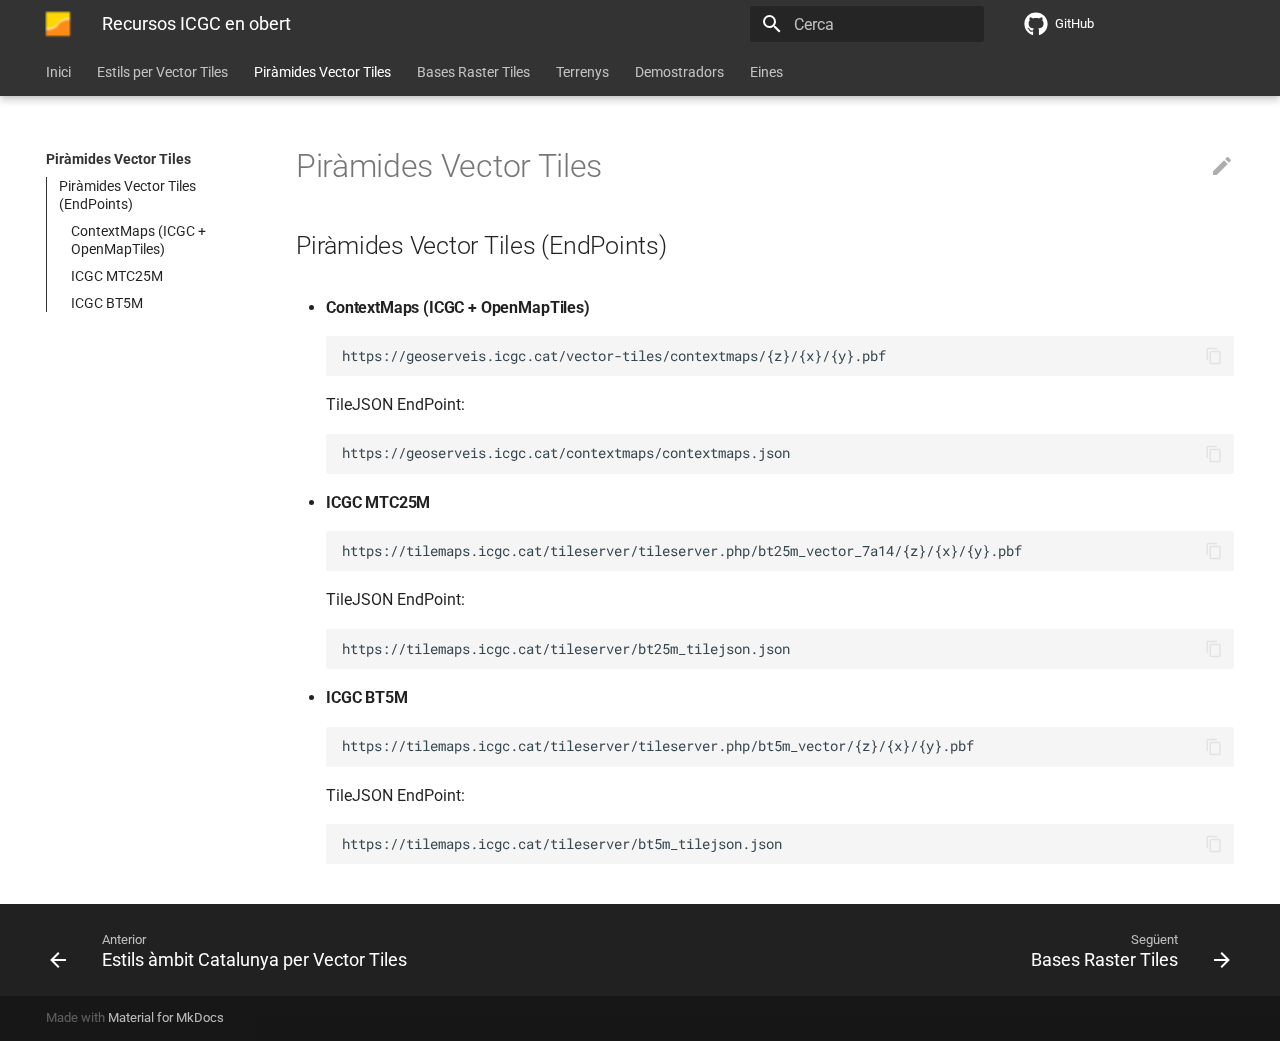
<file: piramides_vector_tiles/index.html>
<!doctype html>
<html lang="ca" class="no-js">
  <head>
    
      <meta charset="utf-8">
      <meta name="viewport" content="width=device-width,initial-scale=1">
      
        <meta name="description" content="Recursos ICGC en obert.">
      
      
        <meta name="author" content="Institut Cartogràfic i Geològic de Catalunya">
      
      
        <link rel="canonical" href="https://geostarters.github.io/mkdocs-openicgc/piramides_vector_tiles/">
      
      <link rel="icon" href="../assets/mini-logo-icgc.png">
      <meta name="generator" content="mkdocs-1.2.3, mkdocs-material-8.0.1">
    
    
      
        <title>Piràmides Vector Tiles - Recursos ICGC en obert</title>
      
    
    
      <link rel="stylesheet" href="../assets/stylesheets/main.816931ca.min.css">
      
        
        <link rel="stylesheet" href="../assets/stylesheets/palette.9204c3b2.min.css">
        
      
    
    
    
      
        
        <link rel="preconnect" href="https://fonts.gstatic.com" crossorigin>
        <link rel="stylesheet" href="https://fonts.googleapis.com/css?family=Roboto:300,400,400i,700%7CRoboto+Mono&display=fallback">
        <style>:root{--md-text-font:"Roboto";--md-code-font:"Roboto Mono"}</style>
      
    
    
      <link rel="stylesheet" href="../stylesheets/extra.css">
    
    <script>function __md_scope(e,t,_){return new URL(_||(t===localStorage?"..":".."),location).pathname+"."+e}function __md_get(e,t=localStorage,_){return JSON.parse(t.getItem(__md_scope(e,t,_)))}function __md_set(e,t,_=localStorage,o){try{_.setItem(__md_scope(e,_,o),JSON.stringify(t))}catch(e){}}</script>
    
      


    
    
  </head>
  
  
    
    
    
    
    
    <body dir="ltr" data-md-color-scheme="" data-md-color-primary="none" data-md-color-accent="none">
  
    
    
    <input class="md-toggle" data-md-toggle="drawer" type="checkbox" id="__drawer" autocomplete="off">
    <input class="md-toggle" data-md-toggle="search" type="checkbox" id="__search" autocomplete="off">
    <label class="md-overlay" for="__drawer"></label>
    <div data-md-component="skip">
      
        
        <a href="#piramides-vector-tiles-endpoints" class="md-skip">
          Salta el contingut
        </a>
      
    </div>
    <div data-md-component="announce">
      
    </div>
    
    
      

  

<header class="md-header md-header--lifted" data-md-component="header">
  <nav class="md-header__inner md-grid" aria-label="Header">
    <a href=".." title="Recursos ICGC en obert" class="md-header__button md-logo" aria-label="Recursos ICGC en obert" data-md-component="logo">
      
  <img src="../assets/mini-logo-icgc.png" alt="logo">

    </a>
    <label class="md-header__button md-icon" for="__drawer">
      <svg xmlns="http://www.w3.org/2000/svg" viewBox="0 0 24 24"><path d="M3 6h18v2H3V6m0 5h18v2H3v-2m0 5h18v2H3v-2z"/></svg>
    </label>
    <div class="md-header__title" data-md-component="header-title">
      <div class="md-header__ellipsis">
        <div class="md-header__topic">
          <span class="md-ellipsis">
            Recursos ICGC en obert
          </span>
        </div>
        <div class="md-header__topic" data-md-component="header-topic">
          <span class="md-ellipsis">
            
              Piràmides Vector Tiles
            
          </span>
        </div>
      </div>
    </div>
    
    
    
      <label class="md-header__button md-icon" for="__search">
        <svg xmlns="http://www.w3.org/2000/svg" viewBox="0 0 24 24"><path d="M9.5 3A6.5 6.5 0 0 1 16 9.5c0 1.61-.59 3.09-1.56 4.23l.27.27h.79l5 5-1.5 1.5-5-5v-.79l-.27-.27A6.516 6.516 0 0 1 9.5 16 6.5 6.5 0 0 1 3 9.5 6.5 6.5 0 0 1 9.5 3m0 2C7 5 5 7 5 9.5S7 14 9.5 14 14 12 14 9.5 12 5 9.5 5z"/></svg>
      </label>
      <div class="md-search" data-md-component="search" role="dialog">
  <label class="md-search__overlay" for="__search"></label>
  <div class="md-search__inner" role="search">
    <form class="md-search__form" name="search">
      <input type="text" class="md-search__input" name="query" aria-label="Cerca" placeholder="Cerca" autocapitalize="off" autocorrect="off" autocomplete="off" spellcheck="false" data-md-component="search-query" required>
      <label class="md-search__icon md-icon" for="__search">
        <svg xmlns="http://www.w3.org/2000/svg" viewBox="0 0 24 24"><path d="M9.5 3A6.5 6.5 0 0 1 16 9.5c0 1.61-.59 3.09-1.56 4.23l.27.27h.79l5 5-1.5 1.5-5-5v-.79l-.27-.27A6.516 6.516 0 0 1 9.5 16 6.5 6.5 0 0 1 3 9.5 6.5 6.5 0 0 1 9.5 3m0 2C7 5 5 7 5 9.5S7 14 9.5 14 14 12 14 9.5 12 5 9.5 5z"/></svg>
        <svg xmlns="http://www.w3.org/2000/svg" viewBox="0 0 24 24"><path d="M20 11v2H8l5.5 5.5-1.42 1.42L4.16 12l7.92-7.92L13.5 5.5 8 11h12z"/></svg>
      </label>
      <nav class="md-search__options" aria-label="Search">
        
          <a href="javascript:void(0)" class="md-search__icon md-icon" aria-label="Share" data-clipboard data-clipboard-text="" data-md-component="search-share" tabindex="-1">
            <svg xmlns="http://www.w3.org/2000/svg" viewBox="0 0 24 24"><path d="M18 16.08c-.76 0-1.44.3-1.96.77L8.91 12.7c.05-.23.09-.46.09-.7 0-.24-.04-.47-.09-.7l7.05-4.11c.54.5 1.25.81 2.04.81a3 3 0 0 0 3-3 3 3 0 0 0-3-3 3 3 0 0 0-3 3c0 .24.04.47.09.7L8.04 9.81C7.5 9.31 6.79 9 6 9a3 3 0 0 0-3 3 3 3 0 0 0 3 3c.79 0 1.5-.31 2.04-.81l7.12 4.15c-.05.21-.08.43-.08.66 0 1.61 1.31 2.91 2.92 2.91 1.61 0 2.92-1.3 2.92-2.91A2.92 2.92 0 0 0 18 16.08z"/></svg>
          </a>
        
        <button type="reset" class="md-search__icon md-icon" aria-label="Clear" tabindex="-1">
          <svg xmlns="http://www.w3.org/2000/svg" viewBox="0 0 24 24"><path d="M19 6.41 17.59 5 12 10.59 6.41 5 5 6.41 10.59 12 5 17.59 6.41 19 12 13.41 17.59 19 19 17.59 13.41 12 19 6.41z"/></svg>
        </button>
      </nav>
      
        <div class="md-search__suggest" data-md-component="search-suggest"></div>
      
    </form>
    <div class="md-search__output">
      <div class="md-search__scrollwrap" data-md-scrollfix>
        <div class="md-search-result" data-md-component="search-result">
          <div class="md-search-result__meta">
            Initializing search
          </div>
          <ol class="md-search-result__list"></ol>
        </div>
      </div>
    </div>
  </div>
</div>
    
    
      <div class="md-header__source">
        <a href="https://github.com/geostarters/mkdocs-openicgc/" title="Ves al repositori" class="md-source" data-md-component="source">
  <div class="md-source__icon md-icon">
    
    <svg xmlns="http://www.w3.org/2000/svg" viewBox="0 0 496 512"><path d="M165.9 397.4c0 2-2.3 3.6-5.2 3.6-3.3.3-5.6-1.3-5.6-3.6 0-2 2.3-3.6 5.2-3.6 3-.3 5.6 1.3 5.6 3.6zm-31.1-4.5c-.7 2 1.3 4.3 4.3 4.9 2.6 1 5.6 0 6.2-2s-1.3-4.3-4.3-5.2c-2.6-.7-5.5.3-6.2 2.3zm44.2-1.7c-2.9.7-4.9 2.6-4.6 4.9.3 2 2.9 3.3 5.9 2.6 2.9-.7 4.9-2.6 4.6-4.6-.3-1.9-3-3.2-5.9-2.9zM244.8 8C106.1 8 0 113.3 0 252c0 110.9 69.8 205.8 169.5 239.2 12.8 2.3 17.3-5.6 17.3-12.1 0-6.2-.3-40.4-.3-61.4 0 0-70 15-84.7-29.8 0 0-11.4-29.1-27.8-36.6 0 0-22.9-15.7 1.6-15.4 0 0 24.9 2 38.6 25.8 21.9 38.6 58.6 27.5 72.9 20.9 2.3-16 8.8-27.1 16-33.7-55.9-6.2-112.3-14.3-112.3-110.5 0-27.5 7.6-41.3 23.6-58.9-2.6-6.5-11.1-33.3 2.6-67.9 20.9-6.5 69 27 69 27 20-5.6 41.5-8.5 62.8-8.5s42.8 2.9 62.8 8.5c0 0 48.1-33.6 69-27 13.7 34.7 5.2 61.4 2.6 67.9 16 17.7 25.8 31.5 25.8 58.9 0 96.5-58.9 104.2-114.8 110.5 9.2 7.9 17 22.9 17 46.4 0 33.7-.3 75.4-.3 83.6 0 6.5 4.6 14.4 17.3 12.1C428.2 457.8 496 362.9 496 252 496 113.3 383.5 8 244.8 8zM97.2 352.9c-1.3 1-1 3.3.7 5.2 1.6 1.6 3.9 2.3 5.2 1 1.3-1 1-3.3-.7-5.2-1.6-1.6-3.9-2.3-5.2-1zm-10.8-8.1c-.7 1.3.3 2.9 2.3 3.9 1.6 1 3.6.7 4.3-.7.7-1.3-.3-2.9-2.3-3.9-2-.6-3.6-.3-4.3.7zm32.4 35.6c-1.6 1.3-1 4.3 1.3 6.2 2.3 2.3 5.2 2.6 6.5 1 1.3-1.3.7-4.3-1.3-6.2-2.2-2.3-5.2-2.6-6.5-1zm-11.4-14.7c-1.6 1-1.6 3.6 0 5.9 1.6 2.3 4.3 3.3 5.6 2.3 1.6-1.3 1.6-3.9 0-6.2-1.4-2.3-4-3.3-5.6-2z"/></svg>
  </div>
  <div class="md-source__repository">
    GitHub
  </div>
</a>
      </div>
    
  </nav>
  
    
      
<nav class="md-tabs" aria-label="Tabs" data-md-component="tabs">
  <div class="md-tabs__inner md-grid">
    <ul class="md-tabs__list">
      
        
  
  


  <li class="md-tabs__item">
    <a href=".." class="md-tabs__link">
      Inici
    </a>
  </li>

      
        
  
  


  
  
  
    <li class="md-tabs__item">
      <a href="../estils_ambit_mundial_per_vector_tiles/" class="md-tabs__link">
        Estils per Vector Tiles
      </a>
    </li>
  

      
        
  
  
    
  


  <li class="md-tabs__item">
    <a href="./" class="md-tabs__link md-tabs__link--active">
      Piràmides Vector Tiles
    </a>
  </li>

      
        
  
  


  <li class="md-tabs__item">
    <a href="../bases_raster_tiles/" class="md-tabs__link">
      Bases Raster Tiles
    </a>
  </li>

      
        
  
  


  <li class="md-tabs__item">
    <a href="../terrenys/" class="md-tabs__link">
      Terrenys
    </a>
  </li>

      
        
  
  


  <li class="md-tabs__item">
    <a href="../demostradors/" class="md-tabs__link">
      Demostradors
    </a>
  </li>

      
        
  
  


  <li class="md-tabs__item">
    <a href="../eines/" class="md-tabs__link">
      Eines
    </a>
  </li>

      
    </ul>
  </div>
</nav>
    
  
</header>
    
    <div class="md-container" data-md-component="container">
      
      
        
      
      <main class="md-main" data-md-component="main">
        <div class="md-main__inner md-grid">
          
            
              
              <div class="md-sidebar md-sidebar--primary" data-md-component="sidebar" data-md-type="navigation" >
                <div class="md-sidebar__scrollwrap">
                  <div class="md-sidebar__inner">
                    

  


  

<nav class="md-nav md-nav--primary md-nav--lifted md-nav--integrated" aria-label="Navigation" data-md-level="0">
  <label class="md-nav__title" for="__drawer">
    <a href=".." title="Recursos ICGC en obert" class="md-nav__button md-logo" aria-label="Recursos ICGC en obert" data-md-component="logo">
      
  <img src="../assets/mini-logo-icgc.png" alt="logo">

    </a>
    Recursos ICGC en obert
  </label>
  
    <div class="md-nav__source">
      <a href="https://github.com/geostarters/mkdocs-openicgc/" title="Ves al repositori" class="md-source" data-md-component="source">
  <div class="md-source__icon md-icon">
    
    <svg xmlns="http://www.w3.org/2000/svg" viewBox="0 0 496 512"><path d="M165.9 397.4c0 2-2.3 3.6-5.2 3.6-3.3.3-5.6-1.3-5.6-3.6 0-2 2.3-3.6 5.2-3.6 3-.3 5.6 1.3 5.6 3.6zm-31.1-4.5c-.7 2 1.3 4.3 4.3 4.9 2.6 1 5.6 0 6.2-2s-1.3-4.3-4.3-5.2c-2.6-.7-5.5.3-6.2 2.3zm44.2-1.7c-2.9.7-4.9 2.6-4.6 4.9.3 2 2.9 3.3 5.9 2.6 2.9-.7 4.9-2.6 4.6-4.6-.3-1.9-3-3.2-5.9-2.9zM244.8 8C106.1 8 0 113.3 0 252c0 110.9 69.8 205.8 169.5 239.2 12.8 2.3 17.3-5.6 17.3-12.1 0-6.2-.3-40.4-.3-61.4 0 0-70 15-84.7-29.8 0 0-11.4-29.1-27.8-36.6 0 0-22.9-15.7 1.6-15.4 0 0 24.9 2 38.6 25.8 21.9 38.6 58.6 27.5 72.9 20.9 2.3-16 8.8-27.1 16-33.7-55.9-6.2-112.3-14.3-112.3-110.5 0-27.5 7.6-41.3 23.6-58.9-2.6-6.5-11.1-33.3 2.6-67.9 20.9-6.5 69 27 69 27 20-5.6 41.5-8.5 62.8-8.5s42.8 2.9 62.8 8.5c0 0 48.1-33.6 69-27 13.7 34.7 5.2 61.4 2.6 67.9 16 17.7 25.8 31.5 25.8 58.9 0 96.5-58.9 104.2-114.8 110.5 9.2 7.9 17 22.9 17 46.4 0 33.7-.3 75.4-.3 83.6 0 6.5 4.6 14.4 17.3 12.1C428.2 457.8 496 362.9 496 252 496 113.3 383.5 8 244.8 8zM97.2 352.9c-1.3 1-1 3.3.7 5.2 1.6 1.6 3.9 2.3 5.2 1 1.3-1 1-3.3-.7-5.2-1.6-1.6-3.9-2.3-5.2-1zm-10.8-8.1c-.7 1.3.3 2.9 2.3 3.9 1.6 1 3.6.7 4.3-.7.7-1.3-.3-2.9-2.3-3.9-2-.6-3.6-.3-4.3.7zm32.4 35.6c-1.6 1.3-1 4.3 1.3 6.2 2.3 2.3 5.2 2.6 6.5 1 1.3-1.3.7-4.3-1.3-6.2-2.2-2.3-5.2-2.6-6.5-1zm-11.4-14.7c-1.6 1-1.6 3.6 0 5.9 1.6 2.3 4.3 3.3 5.6 2.3 1.6-1.3 1.6-3.9 0-6.2-1.4-2.3-4-3.3-5.6-2z"/></svg>
  </div>
  <div class="md-source__repository">
    GitHub
  </div>
</a>
    </div>
  
  <ul class="md-nav__list" data-md-scrollfix>
    
      
      
      

  
  
  
    <li class="md-nav__item">
      <a href=".." class="md-nav__link">
        Inici
      </a>
    </li>
  

    
      
      
      

  
  
  
    
    <li class="md-nav__item md-nav__item--nested">
      
      
        <input class="md-nav__toggle md-toggle" data-md-toggle="__nav_2" data-md-state="indeterminate" type="checkbox" id="__nav_2" checked>
      
      
      
        
          
        
          
        
      
      
        <label class="md-nav__link" for="__nav_2">
          Estils per Vector Tiles
          <span class="md-nav__icon md-icon"></span>
        </label>
      
      <nav class="md-nav" aria-label="Estils per Vector Tiles" data-md-level="1">
        <label class="md-nav__title" for="__nav_2">
          <span class="md-nav__icon md-icon"></span>
          Estils per Vector Tiles
        </label>
        <ul class="md-nav__list" data-md-scrollfix>
          
            
              
  
  
  
    <li class="md-nav__item">
      <a href="../estils_ambit_mundial_per_vector_tiles/" class="md-nav__link">
        Estils àmbit mundial per Vector Tiles
      </a>
    </li>
  

            
          
            
              
  
  
  
    <li class="md-nav__item">
      <a href="../estils_ambit_catalunya_per_vector_tiles/" class="md-nav__link">
        Estils àmbit Catalunya per Vector Tiles
      </a>
    </li>
  

            
          
        </ul>
      </nav>
    </li>
  

    
      
      
      

  
  
    
  
  
    <li class="md-nav__item md-nav__item--active">
      
      <input class="md-nav__toggle md-toggle" data-md-toggle="toc" type="checkbox" id="__toc">
      
      
      
        <label class="md-nav__link md-nav__link--active" for="__toc">
          Piràmides Vector Tiles
          <span class="md-nav__icon md-icon"></span>
        </label>
      
      <a href="./" class="md-nav__link md-nav__link--active">
        Piràmides Vector Tiles
      </a>
      
        

<nav class="md-nav md-nav--secondary" aria-label="Taula de continguts">
  
  
  
  
    <label class="md-nav__title" for="__toc">
      <span class="md-nav__icon md-icon"></span>
      Taula de continguts
    </label>
    <ul class="md-nav__list" data-md-component="toc" data-md-scrollfix>
      
        <li class="md-nav__item">
  <a href="#piramides-vector-tiles-endpoints" class="md-nav__link">
    Piràmides Vector Tiles (EndPoints)
  </a>
  
    <nav class="md-nav" aria-label="Piràmides Vector Tiles (EndPoints)">
      <ul class="md-nav__list">
        
          <li class="md-nav__item">
  <a href="#contextmaps-icgc-openmaptiles" class="md-nav__link">
    ContextMaps (ICGC + OpenMapTiles)
  </a>
  
</li>
        
          <li class="md-nav__item">
  <a href="#icgc-mtc25m" class="md-nav__link">
    ICGC MTC25M
  </a>
  
</li>
        
          <li class="md-nav__item">
  <a href="#icgc-bt5m" class="md-nav__link">
    ICGC BT5M
  </a>
  
</li>
        
      </ul>
    </nav>
  
</li>
      
    </ul>
  
</nav>
      
    </li>
  

    
      
      
      

  
  
  
    <li class="md-nav__item">
      <a href="../bases_raster_tiles/" class="md-nav__link">
        Bases Raster Tiles
      </a>
    </li>
  

    
      
      
      

  
  
  
    <li class="md-nav__item">
      <a href="../terrenys/" class="md-nav__link">
        Terrenys
      </a>
    </li>
  

    
      
      
      

  
  
  
    <li class="md-nav__item">
      <a href="../demostradors/" class="md-nav__link">
        Demostradors
      </a>
    </li>
  

    
      
      
      

  
  
  
    <li class="md-nav__item">
      <a href="../eines/" class="md-nav__link">
        Eines
      </a>
    </li>
  

    
  </ul>
</nav>
                  </div>
                </div>
              </div>
            
            
          
          <div class="md-content" data-md-component="content">
            <article class="md-content__inner md-typeset">
              
                
<a href="https://github.com/geostarters/mkdocs-openicgc/edit/master/docs/piramides_vector_tiles.md" title="Edita aquesta pàgina" class="md-content__button md-icon">
  <svg xmlns="http://www.w3.org/2000/svg" viewBox="0 0 24 24"><path d="M20.71 7.04c.39-.39.39-1.04 0-1.41l-2.34-2.34c-.37-.39-1.02-.39-1.41 0l-1.84 1.83 3.75 3.75M3 17.25V21h3.75L17.81 9.93l-3.75-3.75L3 17.25z"/></svg>
</a>


  <h1>Piràmides Vector Tiles</h1>

<h2 id="piramides-vector-tiles-endpoints">Piràmides Vector Tiles (EndPoints)</h2>
<ul>
<li>
<h4 id="contextmaps-icgc-openmaptiles">ContextMaps (ICGC + OpenMapTiles)</h4>
<p><div class="highlight"><pre><span></span><code><a id="__codelineno-0-1" name="__codelineno-0-1"></a>https://geoserveis.icgc.cat/vector-tiles/contextmaps/{z}/{x}/{y}.pbf 
</code></pre></div>
TileJSON EndPoint:
<div class="highlight"><pre><span></span><code><a id="__codelineno-1-1" name="__codelineno-1-1"></a>https://geoserveis.icgc.cat/contextmaps/contextmaps.json  
</code></pre></div></p>
</li>
<li>
<h4 id="icgc-mtc25m">ICGC MTC25M</h4>
<p><div class="highlight"><pre><span></span><code><a id="__codelineno-2-1" name="__codelineno-2-1"></a>https://tilemaps.icgc.cat/tileserver/tileserver.php/bt25m_vector_7a14/{z}/{x}/{y}.pbf 
</code></pre></div>
TileJSON EndPoint:
<div class="highlight"><pre><span></span><code><a id="__codelineno-3-1" name="__codelineno-3-1"></a>https://tilemaps.icgc.cat/tileserver/bt25m_tilejson.json 
</code></pre></div></p>
</li>
<li>
<h4 id="icgc-bt5m">ICGC BT5M</h4>
<div class="highlight"><pre><span></span><code><a id="__codelineno-4-1" name="__codelineno-4-1"></a>https://tilemaps.icgc.cat/tileserver/tileserver.php/bt5m_vector/{z}/{x}/{y}.pbf 
</code></pre></div>
TileJSON EndPoint: 
<div class="highlight"><pre><span></span><code><a id="__codelineno-5-1" name="__codelineno-5-1"></a>https://tilemaps.icgc.cat/tileserver/bt5m_tilejson.json
</code></pre></div></li>
</ul>

              
            </article>
          </div>
        </div>
        
          <a href="#" class="md-top md-icon" data-md-component="top" data-md-state="hidden">
            <svg xmlns="http://www.w3.org/2000/svg" viewBox="0 0 24 24"><path d="M13 20h-2V8l-5.5 5.5-1.42-1.42L12 4.16l7.92 7.92-1.42 1.42L13 8v12z"/></svg>
            Back to top
          </a>
        
      </main>
      
        <footer class="md-footer">
  
    <nav class="md-footer__inner md-grid" aria-label="Footer">
      
        
        <a href="../estils_ambit_catalunya_per_vector_tiles/" class="md-footer__link md-footer__link--prev" aria-label="Anterior: Estils àmbit Catalunya per Vector Tiles" rel="prev">
          <div class="md-footer__button md-icon">
            <svg xmlns="http://www.w3.org/2000/svg" viewBox="0 0 24 24"><path d="M20 11v2H8l5.5 5.5-1.42 1.42L4.16 12l7.92-7.92L13.5 5.5 8 11h12z"/></svg>
          </div>
          <div class="md-footer__title">
            <div class="md-ellipsis">
              <span class="md-footer__direction">
                Anterior
              </span>
              Estils àmbit Catalunya per Vector Tiles
            </div>
          </div>
        </a>
      
      
        
        <a href="../bases_raster_tiles/" class="md-footer__link md-footer__link--next" aria-label="Següent: Bases Raster Tiles" rel="next">
          <div class="md-footer__title">
            <div class="md-ellipsis">
              <span class="md-footer__direction">
                Següent
              </span>
              Bases Raster Tiles
            </div>
          </div>
          <div class="md-footer__button md-icon">
            <svg xmlns="http://www.w3.org/2000/svg" viewBox="0 0 24 24"><path d="M4 11v2h12l-5.5 5.5 1.42 1.42L19.84 12l-7.92-7.92L10.5 5.5 16 11H4z"/></svg>
          </div>
        </a>
      
    </nav>
  
  <div class="md-footer-meta md-typeset">
    <div class="md-footer-meta__inner md-grid">
      <div class="md-copyright">
  
  
    Made with
    <a href="https://squidfunk.github.io/mkdocs-material/" target="_blank" rel="noopener">
      Material for MkDocs
    </a>
  
</div>
      
    </div>
  </div>
</footer>
      
    </div>
    <div class="md-dialog" data-md-component="dialog">
      <div class="md-dialog__inner md-typeset"></div>
    </div>
    <script id="__config" type="application/json">{"base": "..", "features": ["navigation.tabs", "navigation.tabs.sticky", "navigation.sections", "navigation.expand", "navigation.instant", "navigation.top", "content.code.annotate", "navigation.expand", "navigation.indexes", "navigation.top", "navigation.tracking", "search.highlight", "search.share", "search.suggest", "toc.integrate"], "translations": {"clipboard.copy": "C\u00f2pia al porta-retalls", "clipboard.copied": "Copiat al porta-retalls", "search.config.lang": "en", "search.config.pipeline": "trimmer, stopWordFilter", "search.config.separator": "[\\s\\-]+", "search.placeholder": "Cerca", "search.result.placeholder": "Escriu per a comen\u00e7ar a cercar", "search.result.none": "Cap document coincideix", "search.result.one": "1 document coincident", "search.result.other": "# documents coincidents", "search.result.more.one": "1 more on this page", "search.result.more.other": "# more on this page", "search.result.term.missing": "Missing", "select.version.title": "Select version"}, "search": "../assets/javascripts/workers/search.01824240.min.js"}</script>
    
    
      <script src="../assets/javascripts/bundle.a87c2adc.min.js"></script>
      
        <script src="../javascripts/extra.js"></script>
      
    
  </body>
</html>
</file>
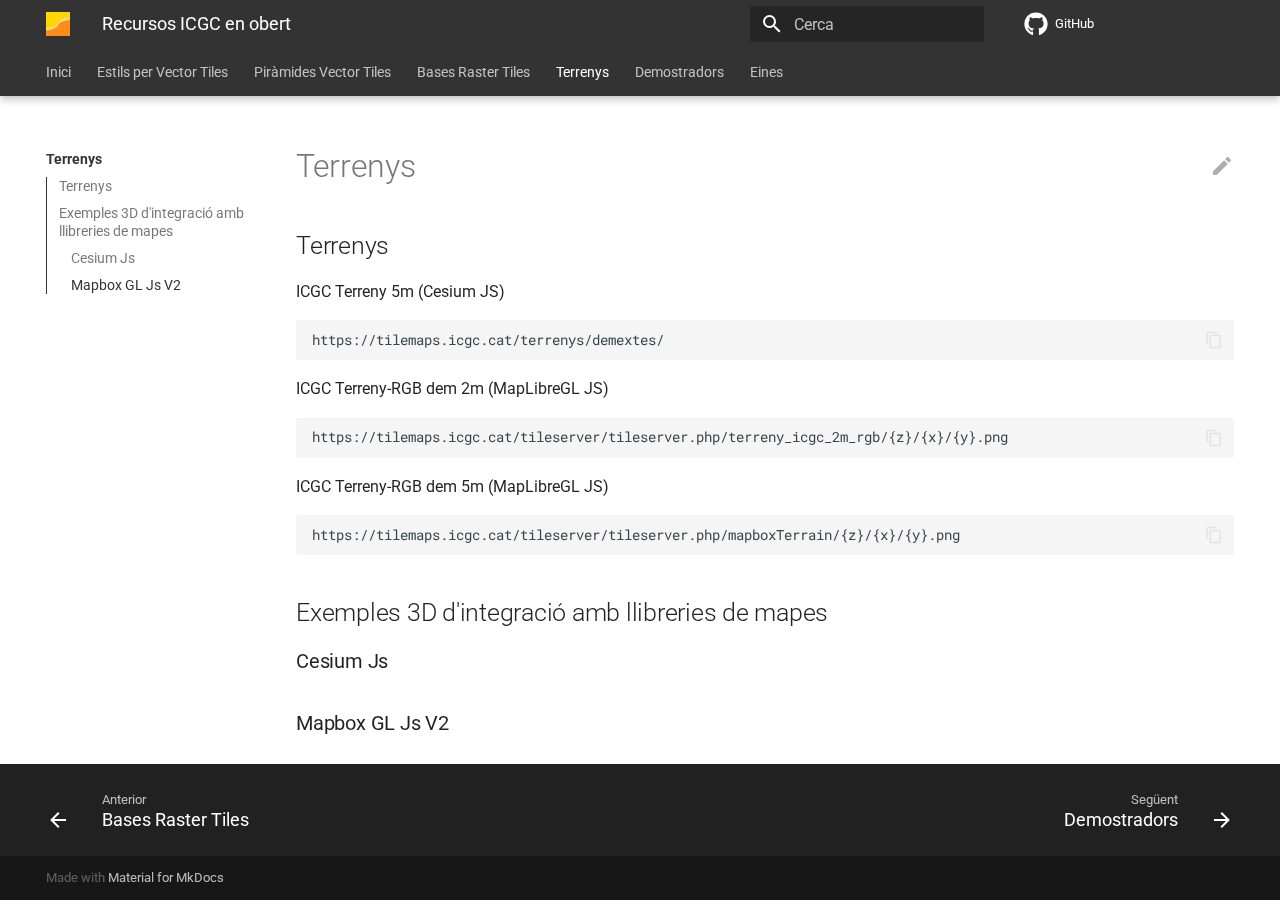
<file: terrenys/index.html>
<!doctype html>
<html lang="ca" class="no-js">
  <head>
    
      <meta charset="utf-8">
      <meta name="viewport" content="width=device-width,initial-scale=1">
      
        <meta name="description" content="Recursos ICGC en obert.">
      
      
        <meta name="author" content="Institut Cartogràfic i Geològic de Catalunya">
      
      
        <link rel="canonical" href="https://geostarters.github.io/mkdocs-openicgc/terrenys/">
      
      <link rel="icon" href="../assets/mini-logo-icgc.png">
      <meta name="generator" content="mkdocs-1.2.3, mkdocs-material-8.0.1">
    
    
      
        <title>Terrenys - Recursos ICGC en obert</title>
      
    
    
      <link rel="stylesheet" href="../assets/stylesheets/main.816931ca.min.css">
      
        
        <link rel="stylesheet" href="../assets/stylesheets/palette.9204c3b2.min.css">
        
      
    
    
    
      
        
        <link rel="preconnect" href="https://fonts.gstatic.com" crossorigin>
        <link rel="stylesheet" href="https://fonts.googleapis.com/css?family=Roboto:300,400,400i,700%7CRoboto+Mono&display=fallback">
        <style>:root{--md-text-font:"Roboto";--md-code-font:"Roboto Mono"}</style>
      
    
    
      <link rel="stylesheet" href="../stylesheets/extra.css">
    
    <script>function __md_scope(e,t,_){return new URL(_||(t===localStorage?"..":".."),location).pathname+"."+e}function __md_get(e,t=localStorage,_){return JSON.parse(t.getItem(__md_scope(e,t,_)))}function __md_set(e,t,_=localStorage,o){try{_.setItem(__md_scope(e,_,o),JSON.stringify(t))}catch(e){}}</script>
    
      


    
    
  </head>
  
  
    
    
    
    
    
    <body dir="ltr" data-md-color-scheme="" data-md-color-primary="none" data-md-color-accent="none">
  
    
    
    <input class="md-toggle" data-md-toggle="drawer" type="checkbox" id="__drawer" autocomplete="off">
    <input class="md-toggle" data-md-toggle="search" type="checkbox" id="__search" autocomplete="off">
    <label class="md-overlay" for="__drawer"></label>
    <div data-md-component="skip">
      
        
        <a href="#terrenys" class="md-skip">
          Salta el contingut
        </a>
      
    </div>
    <div data-md-component="announce">
      
    </div>
    
    
      

  

<header class="md-header md-header--lifted" data-md-component="header">
  <nav class="md-header__inner md-grid" aria-label="Header">
    <a href=".." title="Recursos ICGC en obert" class="md-header__button md-logo" aria-label="Recursos ICGC en obert" data-md-component="logo">
      
  <img src="../assets/mini-logo-icgc.png" alt="logo">

    </a>
    <label class="md-header__button md-icon" for="__drawer">
      <svg xmlns="http://www.w3.org/2000/svg" viewBox="0 0 24 24"><path d="M3 6h18v2H3V6m0 5h18v2H3v-2m0 5h18v2H3v-2z"/></svg>
    </label>
    <div class="md-header__title" data-md-component="header-title">
      <div class="md-header__ellipsis">
        <div class="md-header__topic">
          <span class="md-ellipsis">
            Recursos ICGC en obert
          </span>
        </div>
        <div class="md-header__topic" data-md-component="header-topic">
          <span class="md-ellipsis">
            
              Terrenys
            
          </span>
        </div>
      </div>
    </div>
    
    
    
      <label class="md-header__button md-icon" for="__search">
        <svg xmlns="http://www.w3.org/2000/svg" viewBox="0 0 24 24"><path d="M9.5 3A6.5 6.5 0 0 1 16 9.5c0 1.61-.59 3.09-1.56 4.23l.27.27h.79l5 5-1.5 1.5-5-5v-.79l-.27-.27A6.516 6.516 0 0 1 9.5 16 6.5 6.5 0 0 1 3 9.5 6.5 6.5 0 0 1 9.5 3m0 2C7 5 5 7 5 9.5S7 14 9.5 14 14 12 14 9.5 12 5 9.5 5z"/></svg>
      </label>
      <div class="md-search" data-md-component="search" role="dialog">
  <label class="md-search__overlay" for="__search"></label>
  <div class="md-search__inner" role="search">
    <form class="md-search__form" name="search">
      <input type="text" class="md-search__input" name="query" aria-label="Cerca" placeholder="Cerca" autocapitalize="off" autocorrect="off" autocomplete="off" spellcheck="false" data-md-component="search-query" required>
      <label class="md-search__icon md-icon" for="__search">
        <svg xmlns="http://www.w3.org/2000/svg" viewBox="0 0 24 24"><path d="M9.5 3A6.5 6.5 0 0 1 16 9.5c0 1.61-.59 3.09-1.56 4.23l.27.27h.79l5 5-1.5 1.5-5-5v-.79l-.27-.27A6.516 6.516 0 0 1 9.5 16 6.5 6.5 0 0 1 3 9.5 6.5 6.5 0 0 1 9.5 3m0 2C7 5 5 7 5 9.5S7 14 9.5 14 14 12 14 9.5 12 5 9.5 5z"/></svg>
        <svg xmlns="http://www.w3.org/2000/svg" viewBox="0 0 24 24"><path d="M20 11v2H8l5.5 5.5-1.42 1.42L4.16 12l7.92-7.92L13.5 5.5 8 11h12z"/></svg>
      </label>
      <nav class="md-search__options" aria-label="Search">
        
          <a href="javascript:void(0)" class="md-search__icon md-icon" aria-label="Share" data-clipboard data-clipboard-text="" data-md-component="search-share" tabindex="-1">
            <svg xmlns="http://www.w3.org/2000/svg" viewBox="0 0 24 24"><path d="M18 16.08c-.76 0-1.44.3-1.96.77L8.91 12.7c.05-.23.09-.46.09-.7 0-.24-.04-.47-.09-.7l7.05-4.11c.54.5 1.25.81 2.04.81a3 3 0 0 0 3-3 3 3 0 0 0-3-3 3 3 0 0 0-3 3c0 .24.04.47.09.7L8.04 9.81C7.5 9.31 6.79 9 6 9a3 3 0 0 0-3 3 3 3 0 0 0 3 3c.79 0 1.5-.31 2.04-.81l7.12 4.15c-.05.21-.08.43-.08.66 0 1.61 1.31 2.91 2.92 2.91 1.61 0 2.92-1.3 2.92-2.91A2.92 2.92 0 0 0 18 16.08z"/></svg>
          </a>
        
        <button type="reset" class="md-search__icon md-icon" aria-label="Clear" tabindex="-1">
          <svg xmlns="http://www.w3.org/2000/svg" viewBox="0 0 24 24"><path d="M19 6.41 17.59 5 12 10.59 6.41 5 5 6.41 10.59 12 5 17.59 6.41 19 12 13.41 17.59 19 19 17.59 13.41 12 19 6.41z"/></svg>
        </button>
      </nav>
      
        <div class="md-search__suggest" data-md-component="search-suggest"></div>
      
    </form>
    <div class="md-search__output">
      <div class="md-search__scrollwrap" data-md-scrollfix>
        <div class="md-search-result" data-md-component="search-result">
          <div class="md-search-result__meta">
            Initializing search
          </div>
          <ol class="md-search-result__list"></ol>
        </div>
      </div>
    </div>
  </div>
</div>
    
    
      <div class="md-header__source">
        <a href="https://github.com/geostarters/mkdocs-openicgc/" title="Ves al repositori" class="md-source" data-md-component="source">
  <div class="md-source__icon md-icon">
    
    <svg xmlns="http://www.w3.org/2000/svg" viewBox="0 0 496 512"><path d="M165.9 397.4c0 2-2.3 3.6-5.2 3.6-3.3.3-5.6-1.3-5.6-3.6 0-2 2.3-3.6 5.2-3.6 3-.3 5.6 1.3 5.6 3.6zm-31.1-4.5c-.7 2 1.3 4.3 4.3 4.9 2.6 1 5.6 0 6.2-2s-1.3-4.3-4.3-5.2c-2.6-.7-5.5.3-6.2 2.3zm44.2-1.7c-2.9.7-4.9 2.6-4.6 4.9.3 2 2.9 3.3 5.9 2.6 2.9-.7 4.9-2.6 4.6-4.6-.3-1.9-3-3.2-5.9-2.9zM244.8 8C106.1 8 0 113.3 0 252c0 110.9 69.8 205.8 169.5 239.2 12.8 2.3 17.3-5.6 17.3-12.1 0-6.2-.3-40.4-.3-61.4 0 0-70 15-84.7-29.8 0 0-11.4-29.1-27.8-36.6 0 0-22.9-15.7 1.6-15.4 0 0 24.9 2 38.6 25.8 21.9 38.6 58.6 27.5 72.9 20.9 2.3-16 8.8-27.1 16-33.7-55.9-6.2-112.3-14.3-112.3-110.5 0-27.5 7.6-41.3 23.6-58.9-2.6-6.5-11.1-33.3 2.6-67.9 20.9-6.5 69 27 69 27 20-5.6 41.5-8.5 62.8-8.5s42.8 2.9 62.8 8.5c0 0 48.1-33.6 69-27 13.7 34.7 5.2 61.4 2.6 67.9 16 17.7 25.8 31.5 25.8 58.9 0 96.5-58.9 104.2-114.8 110.5 9.2 7.9 17 22.9 17 46.4 0 33.7-.3 75.4-.3 83.6 0 6.5 4.6 14.4 17.3 12.1C428.2 457.8 496 362.9 496 252 496 113.3 383.5 8 244.8 8zM97.2 352.9c-1.3 1-1 3.3.7 5.2 1.6 1.6 3.9 2.3 5.2 1 1.3-1 1-3.3-.7-5.2-1.6-1.6-3.9-2.3-5.2-1zm-10.8-8.1c-.7 1.3.3 2.9 2.3 3.9 1.6 1 3.6.7 4.3-.7.7-1.3-.3-2.9-2.3-3.9-2-.6-3.6-.3-4.3.7zm32.4 35.6c-1.6 1.3-1 4.3 1.3 6.2 2.3 2.3 5.2 2.6 6.5 1 1.3-1.3.7-4.3-1.3-6.2-2.2-2.3-5.2-2.6-6.5-1zm-11.4-14.7c-1.6 1-1.6 3.6 0 5.9 1.6 2.3 4.3 3.3 5.6 2.3 1.6-1.3 1.6-3.9 0-6.2-1.4-2.3-4-3.3-5.6-2z"/></svg>
  </div>
  <div class="md-source__repository">
    GitHub
  </div>
</a>
      </div>
    
  </nav>
  
    
      
<nav class="md-tabs" aria-label="Tabs" data-md-component="tabs">
  <div class="md-tabs__inner md-grid">
    <ul class="md-tabs__list">
      
        
  
  


  <li class="md-tabs__item">
    <a href=".." class="md-tabs__link">
      Inici
    </a>
  </li>

      
        
  
  


  
  
  
    <li class="md-tabs__item">
      <a href="../estils_ambit_mundial_per_vector_tiles/" class="md-tabs__link">
        Estils per Vector Tiles
      </a>
    </li>
  

      
        
  
  


  <li class="md-tabs__item">
    <a href="../piramides_vector_tiles/" class="md-tabs__link">
      Piràmides Vector Tiles
    </a>
  </li>

      
        
  
  


  <li class="md-tabs__item">
    <a href="../bases_raster_tiles/" class="md-tabs__link">
      Bases Raster Tiles
    </a>
  </li>

      
        
  
  
    
  


  <li class="md-tabs__item">
    <a href="./" class="md-tabs__link md-tabs__link--active">
      Terrenys
    </a>
  </li>

      
        
  
  


  <li class="md-tabs__item">
    <a href="../demostradors/" class="md-tabs__link">
      Demostradors
    </a>
  </li>

      
        
  
  


  <li class="md-tabs__item">
    <a href="../eines/" class="md-tabs__link">
      Eines
    </a>
  </li>

      
    </ul>
  </div>
</nav>
    
  
</header>
    
    <div class="md-container" data-md-component="container">
      
      
        
      
      <main class="md-main" data-md-component="main">
        <div class="md-main__inner md-grid">
          
            
              
              <div class="md-sidebar md-sidebar--primary" data-md-component="sidebar" data-md-type="navigation" >
                <div class="md-sidebar__scrollwrap">
                  <div class="md-sidebar__inner">
                    

  


  

<nav class="md-nav md-nav--primary md-nav--lifted md-nav--integrated" aria-label="Navigation" data-md-level="0">
  <label class="md-nav__title" for="__drawer">
    <a href=".." title="Recursos ICGC en obert" class="md-nav__button md-logo" aria-label="Recursos ICGC en obert" data-md-component="logo">
      
  <img src="../assets/mini-logo-icgc.png" alt="logo">

    </a>
    Recursos ICGC en obert
  </label>
  
    <div class="md-nav__source">
      <a href="https://github.com/geostarters/mkdocs-openicgc/" title="Ves al repositori" class="md-source" data-md-component="source">
  <div class="md-source__icon md-icon">
    
    <svg xmlns="http://www.w3.org/2000/svg" viewBox="0 0 496 512"><path d="M165.9 397.4c0 2-2.3 3.6-5.2 3.6-3.3.3-5.6-1.3-5.6-3.6 0-2 2.3-3.6 5.2-3.6 3-.3 5.6 1.3 5.6 3.6zm-31.1-4.5c-.7 2 1.3 4.3 4.3 4.9 2.6 1 5.6 0 6.2-2s-1.3-4.3-4.3-5.2c-2.6-.7-5.5.3-6.2 2.3zm44.2-1.7c-2.9.7-4.9 2.6-4.6 4.9.3 2 2.9 3.3 5.9 2.6 2.9-.7 4.9-2.6 4.6-4.6-.3-1.9-3-3.2-5.9-2.9zM244.8 8C106.1 8 0 113.3 0 252c0 110.9 69.8 205.8 169.5 239.2 12.8 2.3 17.3-5.6 17.3-12.1 0-6.2-.3-40.4-.3-61.4 0 0-70 15-84.7-29.8 0 0-11.4-29.1-27.8-36.6 0 0-22.9-15.7 1.6-15.4 0 0 24.9 2 38.6 25.8 21.9 38.6 58.6 27.5 72.9 20.9 2.3-16 8.8-27.1 16-33.7-55.9-6.2-112.3-14.3-112.3-110.5 0-27.5 7.6-41.3 23.6-58.9-2.6-6.5-11.1-33.3 2.6-67.9 20.9-6.5 69 27 69 27 20-5.6 41.5-8.5 62.8-8.5s42.8 2.9 62.8 8.5c0 0 48.1-33.6 69-27 13.7 34.7 5.2 61.4 2.6 67.9 16 17.7 25.8 31.5 25.8 58.9 0 96.5-58.9 104.2-114.8 110.5 9.2 7.9 17 22.9 17 46.4 0 33.7-.3 75.4-.3 83.6 0 6.5 4.6 14.4 17.3 12.1C428.2 457.8 496 362.9 496 252 496 113.3 383.5 8 244.8 8zM97.2 352.9c-1.3 1-1 3.3.7 5.2 1.6 1.6 3.9 2.3 5.2 1 1.3-1 1-3.3-.7-5.2-1.6-1.6-3.9-2.3-5.2-1zm-10.8-8.1c-.7 1.3.3 2.9 2.3 3.9 1.6 1 3.6.7 4.3-.7.7-1.3-.3-2.9-2.3-3.9-2-.6-3.6-.3-4.3.7zm32.4 35.6c-1.6 1.3-1 4.3 1.3 6.2 2.3 2.3 5.2 2.6 6.5 1 1.3-1.3.7-4.3-1.3-6.2-2.2-2.3-5.2-2.6-6.5-1zm-11.4-14.7c-1.6 1-1.6 3.6 0 5.9 1.6 2.3 4.3 3.3 5.6 2.3 1.6-1.3 1.6-3.9 0-6.2-1.4-2.3-4-3.3-5.6-2z"/></svg>
  </div>
  <div class="md-source__repository">
    GitHub
  </div>
</a>
    </div>
  
  <ul class="md-nav__list" data-md-scrollfix>
    
      
      
      

  
  
  
    <li class="md-nav__item">
      <a href=".." class="md-nav__link">
        Inici
      </a>
    </li>
  

    
      
      
      

  
  
  
    
    <li class="md-nav__item md-nav__item--nested">
      
      
        <input class="md-nav__toggle md-toggle" data-md-toggle="__nav_2" data-md-state="indeterminate" type="checkbox" id="__nav_2" checked>
      
      
      
        
          
        
          
        
      
      
        <label class="md-nav__link" for="__nav_2">
          Estils per Vector Tiles
          <span class="md-nav__icon md-icon"></span>
        </label>
      
      <nav class="md-nav" aria-label="Estils per Vector Tiles" data-md-level="1">
        <label class="md-nav__title" for="__nav_2">
          <span class="md-nav__icon md-icon"></span>
          Estils per Vector Tiles
        </label>
        <ul class="md-nav__list" data-md-scrollfix>
          
            
              
  
  
  
    <li class="md-nav__item">
      <a href="../estils_ambit_mundial_per_vector_tiles/" class="md-nav__link">
        Estils àmbit mundial per Vector Tiles
      </a>
    </li>
  

            
          
            
              
  
  
  
    <li class="md-nav__item">
      <a href="../estils_ambit_catalunya_per_vector_tiles/" class="md-nav__link">
        Estils àmbit Catalunya per Vector Tiles
      </a>
    </li>
  

            
          
        </ul>
      </nav>
    </li>
  

    
      
      
      

  
  
  
    <li class="md-nav__item">
      <a href="../piramides_vector_tiles/" class="md-nav__link">
        Piràmides Vector Tiles
      </a>
    </li>
  

    
      
      
      

  
  
  
    <li class="md-nav__item">
      <a href="../bases_raster_tiles/" class="md-nav__link">
        Bases Raster Tiles
      </a>
    </li>
  

    
      
      
      

  
  
    
  
  
    <li class="md-nav__item md-nav__item--active">
      
      <input class="md-nav__toggle md-toggle" data-md-toggle="toc" type="checkbox" id="__toc">
      
      
      
        <label class="md-nav__link md-nav__link--active" for="__toc">
          Terrenys
          <span class="md-nav__icon md-icon"></span>
        </label>
      
      <a href="./" class="md-nav__link md-nav__link--active">
        Terrenys
      </a>
      
        

<nav class="md-nav md-nav--secondary" aria-label="Taula de continguts">
  
  
  
  
    <label class="md-nav__title" for="__toc">
      <span class="md-nav__icon md-icon"></span>
      Taula de continguts
    </label>
    <ul class="md-nav__list" data-md-component="toc" data-md-scrollfix>
      
        <li class="md-nav__item">
  <a href="#terrenys" class="md-nav__link">
    Terrenys
  </a>
  
</li>
      
        <li class="md-nav__item">
  <a href="#exemples-3d-dintegracio-amb-llibreries-de-mapes" class="md-nav__link">
    Exemples 3D d'integració amb llibreries de mapes
  </a>
  
    <nav class="md-nav" aria-label="Exemples 3D d'integració amb llibreries de mapes">
      <ul class="md-nav__list">
        
          <li class="md-nav__item">
  <a href="#cesium-js" class="md-nav__link">
    Cesium Js
  </a>
  
</li>
        
          <li class="md-nav__item">
  <a href="#mapbox-gl-js-v2" class="md-nav__link">
    Mapbox GL Js V2
  </a>
  
</li>
        
      </ul>
    </nav>
  
</li>
      
    </ul>
  
</nav>
      
    </li>
  

    
      
      
      

  
  
  
    <li class="md-nav__item">
      <a href="../demostradors/" class="md-nav__link">
        Demostradors
      </a>
    </li>
  

    
      
      
      

  
  
  
    <li class="md-nav__item">
      <a href="../eines/" class="md-nav__link">
        Eines
      </a>
    </li>
  

    
  </ul>
</nav>
                  </div>
                </div>
              </div>
            
            
          
          <div class="md-content" data-md-component="content">
            <article class="md-content__inner md-typeset">
              
                
<a href="https://github.com/geostarters/mkdocs-openicgc/edit/master/docs/terrenys.md" title="Edita aquesta pàgina" class="md-content__button md-icon">
  <svg xmlns="http://www.w3.org/2000/svg" viewBox="0 0 24 24"><path d="M20.71 7.04c.39-.39.39-1.04 0-1.41l-2.34-2.34c-.37-.39-1.02-.39-1.41 0l-1.84 1.83 3.75 3.75M3 17.25V21h3.75L17.81 9.93l-3.75-3.75L3 17.25z"/></svg>
</a>


  <h1>Terrenys</h1>

<h2 id="terrenys">Terrenys</h2>
<p>ICGC Terreny 5m (Cesium JS) 
<div class="highlight"><pre><span></span><code><a id="__codelineno-0-1" name="__codelineno-0-1"></a>https://tilemaps.icgc.cat/terrenys/demextes/ 
</code></pre></div>
ICGC Terreny-RGB dem 2m (MapLibreGL JS)<br />
<div class="highlight"><pre><span></span><code><a id="__codelineno-1-1" name="__codelineno-1-1"></a>https://tilemaps.icgc.cat/tileserver/tileserver.php/terreny_icgc_2m_rgb/{z}/{x}/{y}.png 
</code></pre></div>
ICGC Terreny-RGB dem 5m (MapLibreGL JS)<br />
<div class="highlight"><pre><span></span><code><a id="__codelineno-2-1" name="__codelineno-2-1"></a>https://tilemaps.icgc.cat/tileserver/tileserver.php/mapboxTerrain/{z}/{x}/{y}.png 
</code></pre></div></p>
<h2 id="exemples-3d-dintegracio-amb-llibreries-de-mapes">Exemples 3D d'integració amb llibreries de mapes</h2>
<h3 id="cesium-js">Cesium Js</h3>
<h3 id="mapbox-gl-js-v2">Mapbox GL Js V2</h3>

              
            </article>
          </div>
        </div>
        
          <a href="#" class="md-top md-icon" data-md-component="top" data-md-state="hidden">
            <svg xmlns="http://www.w3.org/2000/svg" viewBox="0 0 24 24"><path d="M13 20h-2V8l-5.5 5.5-1.42-1.42L12 4.16l7.92 7.92-1.42 1.42L13 8v12z"/></svg>
            Back to top
          </a>
        
      </main>
      
        <footer class="md-footer">
  
    <nav class="md-footer__inner md-grid" aria-label="Footer">
      
        
        <a href="../bases_raster_tiles/" class="md-footer__link md-footer__link--prev" aria-label="Anterior: Bases Raster Tiles" rel="prev">
          <div class="md-footer__button md-icon">
            <svg xmlns="http://www.w3.org/2000/svg" viewBox="0 0 24 24"><path d="M20 11v2H8l5.5 5.5-1.42 1.42L4.16 12l7.92-7.92L13.5 5.5 8 11h12z"/></svg>
          </div>
          <div class="md-footer__title">
            <div class="md-ellipsis">
              <span class="md-footer__direction">
                Anterior
              </span>
              Bases Raster Tiles
            </div>
          </div>
        </a>
      
      
        
        <a href="../demostradors/" class="md-footer__link md-footer__link--next" aria-label="Següent: Demostradors" rel="next">
          <div class="md-footer__title">
            <div class="md-ellipsis">
              <span class="md-footer__direction">
                Següent
              </span>
              Demostradors
            </div>
          </div>
          <div class="md-footer__button md-icon">
            <svg xmlns="http://www.w3.org/2000/svg" viewBox="0 0 24 24"><path d="M4 11v2h12l-5.5 5.5 1.42 1.42L19.84 12l-7.92-7.92L10.5 5.5 16 11H4z"/></svg>
          </div>
        </a>
      
    </nav>
  
  <div class="md-footer-meta md-typeset">
    <div class="md-footer-meta__inner md-grid">
      <div class="md-copyright">
  
  
    Made with
    <a href="https://squidfunk.github.io/mkdocs-material/" target="_blank" rel="noopener">
      Material for MkDocs
    </a>
  
</div>
      
    </div>
  </div>
</footer>
      
    </div>
    <div class="md-dialog" data-md-component="dialog">
      <div class="md-dialog__inner md-typeset"></div>
    </div>
    <script id="__config" type="application/json">{"base": "..", "features": ["navigation.tabs", "navigation.tabs.sticky", "navigation.sections", "navigation.expand", "navigation.instant", "navigation.top", "content.code.annotate", "navigation.expand", "navigation.indexes", "navigation.top", "navigation.tracking", "search.highlight", "search.share", "search.suggest", "toc.integrate"], "translations": {"clipboard.copy": "C\u00f2pia al porta-retalls", "clipboard.copied": "Copiat al porta-retalls", "search.config.lang": "en", "search.config.pipeline": "trimmer, stopWordFilter", "search.config.separator": "[\\s\\-]+", "search.placeholder": "Cerca", "search.result.placeholder": "Escriu per a comen\u00e7ar a cercar", "search.result.none": "Cap document coincideix", "search.result.one": "1 document coincident", "search.result.other": "# documents coincidents", "search.result.more.one": "1 more on this page", "search.result.more.other": "# more on this page", "search.result.term.missing": "Missing", "select.version.title": "Select version"}, "search": "../assets/javascripts/workers/search.01824240.min.js"}</script>
    
    
      <script src="../assets/javascripts/bundle.a87c2adc.min.js"></script>
      
        <script src="../javascripts/extra.js"></script>
      
    
  </body>
</html>
</file>
<file: stylesheets/extra.css>
:root {
    --md-primary-fg-color:        #333333;
    --md-primary-fg-color--light: #ECB7B7;
    --md-primary-fg-color--dark:  #90030C;
  }
</file>
<file: assets/stylesheets/main.816931ca.min.css>
@charset "UTF-8";html{-webkit-text-size-adjust:none;-moz-text-size-adjust:none;text-size-adjust:none;box-sizing:border-box}*,:after,:before{box-sizing:inherit}body{margin:0}a,button,input,label{-webkit-tap-highlight-color:transparent}a{color:inherit;text-decoration:none}hr{border:0;box-sizing:content-box;display:block;height:.05rem;overflow:visible;padding:0}small{font-size:80%}sub,sup{line-height:1em}img{border-style:none}table{border-collapse:separate;border-spacing:0}td,th{font-weight:400;vertical-align:top}button{background:transparent;border:0;font-family:inherit;font-size:inherit;margin:0;padding:0}input{border:0;outline:none}:root{--md-default-fg-color:rgba(0,0,0,.87);--md-default-fg-color--light:rgba(0,0,0,.54);--md-default-fg-color--lighter:rgba(0,0,0,.32);--md-default-fg-color--lightest:rgba(0,0,0,.07);--md-default-bg-color:#fff;--md-default-bg-color--light:hsla(0,0%,100%,.7);--md-default-bg-color--lighter:hsla(0,0%,100%,.3);--md-default-bg-color--lightest:hsla(0,0%,100%,.12);--md-primary-fg-color:#4051b5;--md-primary-fg-color--light:#5d6cc0;--md-primary-fg-color--dark:#303fa1;--md-primary-bg-color:#fff;--md-primary-bg-color--light:hsla(0,0%,100%,.7);--md-accent-fg-color:#526cfe;--md-accent-fg-color--transparent:rgba(82,108,254,.1);--md-accent-bg-color:#fff;--md-accent-bg-color--light:hsla(0,0%,100%,.7);--md-shadow-z1:0 0.2rem 0.5rem rgba(0,0,0,.05),0 0 0.05rem rgba(0,0,0,.1);--md-shadow-z2:0 0.2rem 0.5rem rgba(0,0,0,.1),0 0 0.05rem rgba(0,0,0,.25);--md-shadow-z3:0 0.2rem 0.5rem rgba(0,0,0,.2),0 0 0.05rem rgba(0,0,0,.35)}:root>*{--md-code-fg-color:#36464e;--md-code-bg-color:#f5f5f5;--md-code-hl-color:rgba(255,255,0,.5);--md-code-hl-number-color:#d52a2a;--md-code-hl-special-color:#db1457;--md-code-hl-function-color:#a846b9;--md-code-hl-constant-color:#6e59d9;--md-code-hl-keyword-color:#3f6ec6;--md-code-hl-string-color:#1c7d4d;--md-code-hl-name-color:var(--md-code-fg-color);--md-code-hl-operator-color:var(--md-default-fg-color--light);--md-code-hl-punctuation-color:var(--md-default-fg-color--light);--md-code-hl-comment-color:var(--md-default-fg-color--light);--md-code-hl-generic-color:var(--md-default-fg-color--light);--md-code-hl-variable-color:var(--md-default-fg-color--light);--md-typeset-color:var(--md-default-fg-color);--md-typeset-a-color:var(--md-primary-fg-color);--md-typeset-mark-color:rgba(255,255,0,.5);--md-typeset-del-color:rgba(245,80,61,.15);--md-typeset-ins-color:rgba(11,213,112,.15);--md-typeset-kbd-color:#fafafa;--md-typeset-kbd-accent-color:#fff;--md-typeset-kbd-border-color:#b8b8b8;--md-typeset-table-color:rgba(0,0,0,.12);--md-admonition-fg-color:var(--md-default-fg-color);--md-admonition-bg-color:var(--md-default-bg-color);--md-footer-fg-color:#fff;--md-footer-fg-color--light:hsla(0,0%,100%,.7);--md-footer-fg-color--lighter:hsla(0,0%,100%,.3);--md-footer-bg-color:rgba(0,0,0,.87);--md-footer-bg-color--dark:rgba(0,0,0,.32)}.md-icon svg{fill:currentColor;display:block;height:1.2rem;width:1.2rem}body{-webkit-font-smoothing:antialiased;-moz-osx-font-smoothing:grayscale;--md-text-font-family:var(--md-text-font,_),-apple-system,BlinkMacSystemFont,Helvetica,Arial,sans-serif;--md-code-font-family:var(--md-code-font,_),SFMono-Regular,Consolas,Menlo,monospace}body,input{font-feature-settings:"kern","liga";font-family:var(--md-text-font-family)}body,code,input,kbd,pre{color:var(--md-typeset-color)}code,kbd,pre{font-feature-settings:"kern";font-family:var(--md-code-font-family)}:root{--md-typeset-table-sort-icon:url('data:image/svg+xml;charset=utf-8,<svg xmlns="http://www.w3.org/2000/svg" viewBox="0 0 24 24"><path d="m18 21-4-4h3V7h-3l4-4 4 4h-3v10h3M2 19v-2h10v2M2 13v-2h7v2M2 7V5h4v2H2z"/></svg>');--md-typeset-table-sort-icon--asc:url('data:image/svg+xml;charset=utf-8,<svg xmlns="http://www.w3.org/2000/svg" viewBox="0 0 24 24"><path d="M19 17h3l-4 4-4-4h3V3h2M2 17h10v2H2M6 5v2H2V5m0 6h7v2H2v-2z"/></svg>');--md-typeset-table-sort-icon--desc:url('data:image/svg+xml;charset=utf-8,<svg xmlns="http://www.w3.org/2000/svg" viewBox="0 0 24 24"><path d="M19 7h3l-4-4-4 4h3v14h2M2 17h10v2H2M6 5v2H2V5m0 6h7v2H2v-2z"/></svg>')}.md-typeset{-webkit-print-color-adjust:exact;color-adjust:exact;font-size:.8rem;line-height:1.6}@media print{.md-typeset{font-size:.68rem}}.md-typeset :is(ul,ol,dl,figure,blockquote,pre){margin:1em 0}.md-typeset h1{color:var(--md-default-fg-color--light);font-size:2em;line-height:1.3;margin:0 0 1.25em}.md-typeset h1,.md-typeset h2{font-weight:300;letter-spacing:-.01em}.md-typeset h2{font-size:1.5625em;line-height:1.4;margin:1.6em 0 .64em}.md-typeset h3{font-size:1.25em;font-weight:400;letter-spacing:-.01em;line-height:1.5;margin:1.6em 0 .8em}.md-typeset h2+h3{margin-top:.8em}.md-typeset h4{font-weight:700;letter-spacing:-.01em;margin:1em 0}.md-typeset :is(h5,h6){color:var(--md-default-fg-color--light);font-size:.8em;font-weight:700;letter-spacing:-.01em;margin:1.25em 0}.md-typeset h5{text-transform:uppercase}.md-typeset hr{border-bottom:.05rem solid var(--md-default-fg-color--lightest);display:flow-root;margin:1.5em 0}.md-typeset a{color:var(--md-typeset-a-color);word-break:break-word}.md-typeset a,.md-typeset a:before{transition:color 125ms}.md-typeset a:is(:focus,:hover){color:var(--md-accent-fg-color)}.md-typeset a.focus-visible{outline-color:var(--md-accent-fg-color);outline-offset:.2rem}.md-typeset :is(code,pre,kbd){color:var(--md-code-fg-color);direction:ltr}@media print{.md-typeset :is(code,pre,kbd){white-space:pre-wrap}}.md-typeset code{background-color:var(--md-code-bg-color);border-radius:.1rem;-webkit-box-decoration-break:clone;box-decoration-break:clone;font-size:.85em;padding:0 .2941176471em;word-break:break-word}.md-typeset code:not(.focus-visible){-webkit-tap-highlight-color:transparent;outline:none}.md-typeset :is(h1,h2,h3,h4,h5,h6) code{background-color:transparent;box-shadow:none;margin:initial;padding:initial}.md-typeset a code{color:currentColor}.md-typeset pre{display:flow-root;line-height:1.4;position:relative}.md-typeset pre>code{-webkit-box-decoration-break:slice;box-decoration-break:slice;box-shadow:none;display:block;margin:0;outline-color:var(--md-accent-fg-color);overflow:auto;padding:.7720588235em 1.1764705882em;scrollbar-color:var(--md-default-fg-color--lighter) transparent;scrollbar-width:thin;touch-action:auto;word-break:normal}.md-typeset pre>code:hover{scrollbar-color:var(--md-accent-fg-color) transparent}.md-typeset pre>code::-webkit-scrollbar{height:.2rem;width:.2rem}.md-typeset pre>code::-webkit-scrollbar-thumb{background-color:var(--md-default-fg-color--lighter)}.md-typeset pre>code::-webkit-scrollbar-thumb:hover{background-color:var(--md-accent-fg-color)}.md-typeset kbd{background-color:var(--md-typeset-kbd-color);border-radius:.1rem;box-shadow:0 .1rem 0 .05rem var(--md-typeset-kbd-border-color),0 .1rem 0 var(--md-typeset-kbd-border-color),0 -.1rem .2rem var(--md-typeset-kbd-accent-color) inset;color:var(--md-default-fg-color);display:inline-block;font-size:.75em;padding:0 .6666666667em;vertical-align:text-top;word-break:break-word}.md-typeset mark{background-color:var(--md-typeset-mark-color);-webkit-box-decoration-break:clone;box-decoration-break:clone;color:inherit;word-break:break-word}.md-typeset abbr{border-bottom:.05rem dotted var(--md-default-fg-color--light);cursor:help;text-decoration:none}@media (hover:none){.md-typeset abbr{position:relative}.md-typeset abbr[title]:is(:focus,:hover):after{background-color:var(--md-default-fg-color);border-radius:.1rem;box-shadow:var(--md-shadow-z3);color:var(--md-default-bg-color);content:attr(title);display:inline-block;font-size:.7rem;left:0;margin-top:2em;max-width:80%;min-width:-webkit-max-content;min-width:max-content;padding:.2rem .3rem;position:absolute;width:auto}}.md-typeset small{opacity:.75}.md-typeset :is(sup,sub){margin-left:.078125em}[dir=rtl] .md-typeset :is(sup,sub){margin-left:0;margin-right:.078125em}.md-typeset blockquote{border-left:.2rem solid var(--md-default-fg-color--lighter);color:var(--md-default-fg-color--light);padding-left:.6rem}[dir=rtl] .md-typeset blockquote{border-left:initial;border-right:.2rem solid var(--md-default-fg-color--lighter);padding-left:0;padding-right:.6rem}.md-typeset ul{list-style-type:disc}.md-typeset :is(ul,ol){margin-left:.625em;padding:0}.md-typeset :is(ul,ol):not([hidden]){display:flow-root}[dir=rtl] .md-typeset :is(ul,ol){margin-left:0;margin-right:.625em}.md-typeset :is(ul,ol) ol{list-style-type:lower-alpha}.md-typeset :is(ul,ol) ol ol{list-style-type:lower-roman}.md-typeset :is(ul,ol) li{margin-bottom:.5em;margin-left:1.25em}[dir=rtl] .md-typeset :is(ul,ol) li{margin-left:0;margin-right:1.25em}.md-typeset :is(ul,ol) li :is(p,blockquote){margin:.5em 0}.md-typeset :is(ul,ol) li:last-child{margin-bottom:0}.md-typeset :is(ul,ol) li :is(ul,ol){margin:.5em 0 .5em .625em}[dir=rtl] .md-typeset :is(ul,ol) li :is(ul,ol){margin-left:0;margin-right:.625em}.md-typeset dd{margin:1em 0 1.5em 1.875em}[dir=rtl] .md-typeset dd{margin-left:0;margin-right:1.875em}.md-typeset :is(img,svg){height:auto;max-width:100%}.md-typeset :is(img,svg)[align=left]{margin:1em 1em 1em 0}.md-typeset :is(img,svg)[align=right]{margin:1em 0 1em 1em}.md-typeset :is(img,svg)[align]:only-child{margin-top:0}.md-typeset figure{display:flow-root;margin:0 auto;max-width:100%;text-align:center;width:-webkit-fit-content;width:-moz-fit-content;width:fit-content}.md-typeset figure img{display:block}.md-typeset figcaption{font-style:italic;margin:1em auto 2em;max-width:24rem}.md-typeset iframe{max-width:100%}.md-typeset table:not([class]){background-color:var(--md-default-bg-color);border:.05rem solid var(--md-typeset-table-color);border-radius:.1rem;display:inline-block;font-size:.64rem;max-width:100%;overflow:auto;touch-action:auto}@media print{.md-typeset table:not([class]){display:table}}.md-typeset table:not([class])+*{margin-top:1.5em}.md-typeset table:not([class]) :is(th,td)>:first-child{margin-top:0}.md-typeset table:not([class]) :is(th,td)>:last-child{margin-bottom:0}.md-typeset table:not([class]) :is(th,td):not([align]){text-align:left}[dir=rtl] .md-typeset table:not([class]) :is(th,td):not([align]){text-align:right}.md-typeset table:not([class]) th{font-weight:700;min-width:5rem;padding:.9375em 1.25em;vertical-align:top}.md-typeset table:not([class]) th a{color:inherit}.md-typeset table:not([class]) td{border-top:.05rem solid var(--md-typeset-table-color);padding:.9375em 1.25em;vertical-align:top}.md-typeset table:not([class]) tbody tr{transition:background-color 125ms}.md-typeset table:not([class]) tbody tr:hover{background-color:rgba(0,0,0,.035);box-shadow:0 .05rem 0 var(--md-default-bg-color) inset}.md-typeset table:not([class]) a{word-break:normal}.md-typeset table th[role=columnheader]{cursor:pointer}.md-typeset table th[role=columnheader]:after{content:"";display:inline-block;height:1.2em;margin-left:.5em;-webkit-mask-image:var(--md-typeset-table-sort-icon);mask-image:var(--md-typeset-table-sort-icon);-webkit-mask-repeat:no-repeat;mask-repeat:no-repeat;-webkit-mask-size:contain;mask-size:contain;transition:background-color 125ms;vertical-align:text-bottom;width:1.2em}.md-typeset table th[role=columnheader]:hover:after{background-color:var(--md-default-fg-color--lighter)}.md-typeset table th[role=columnheader][aria-sort=ascending]:after{background-color:var(--md-default-fg-color--light);-webkit-mask-image:var(--md-typeset-table-sort-icon--asc);mask-image:var(--md-typeset-table-sort-icon--asc)}.md-typeset table th[role=columnheader][aria-sort=descending]:after{background-color:var(--md-default-fg-color--light);-webkit-mask-image:var(--md-typeset-table-sort-icon--desc);mask-image:var(--md-typeset-table-sort-icon--desc)}.md-typeset__scrollwrap{margin:1em -.8rem;overflow-x:auto;touch-action:auto}.md-typeset__table{display:inline-block;margin-bottom:.5em;padding:0 .8rem}@media print{.md-typeset__table{display:block}}html .md-typeset__table table{display:table;margin:0;overflow:hidden;width:100%}@media screen and (max-width:44.9375em){.md-content__inner>pre{margin:1em -.8rem}.md-content__inner>pre code{border-radius:0}}html{font-size:125%;height:100%;overflow-x:hidden}@media screen and (min-width:100em){html{font-size:137.5%}}@media screen and (min-width:125em){html{font-size:150%}}body{background-color:var(--md-default-bg-color);display:flex;flex-direction:column;font-size:.5rem;min-height:100%;position:relative;width:100%}@media print{body{display:block}}@media screen and (max-width:59.9375em){body[data-md-state=lock]{position:fixed}}.md-grid{margin-left:auto;margin-right:auto;max-width:61rem}.md-container{display:flex;flex-direction:column;flex-grow:1}@media print{.md-container{display:block}}.md-main{flex-grow:1}.md-main__inner{display:flex;height:100%;margin-top:1.5rem}.md-ellipsis{overflow:hidden;text-overflow:ellipsis;white-space:nowrap}.md-toggle{display:none}.md-option{height:0;opacity:0;position:absolute;width:0}.md-option:checked+label:not([hidden]){display:block}.md-option.focus-visible+label{outline-color:var(--md-accent-fg-color);outline-style:auto}.md-skip{background-color:var(--md-default-fg-color);border-radius:.1rem;color:var(--md-default-bg-color);font-size:.64rem;margin:.5rem;opacity:0;outline-color:var(--md-accent-fg-color);padding:.3rem .5rem;position:fixed;transform:translateY(.4rem);z-index:-1}.md-skip:focus{opacity:1;transform:translateY(0);transition:transform .25s cubic-bezier(.4,0,.2,1),opacity 175ms 75ms;z-index:10}@page{margin:25mm}.md-banner{background-color:var(--md-footer-bg-color);color:var(--md-footer-fg-color);overflow:auto}@media print{.md-banner{display:none}}.md-banner--warning{background:var(--md-typeset-mark-color);color:var(--md-default-fg-color)}.md-banner__inner{font-size:.7rem;margin:.6rem auto;padding:0 .8rem}:root{--md-clipboard-icon:url('data:image/svg+xml;charset=utf-8,<svg xmlns="http://www.w3.org/2000/svg" viewBox="0 0 24 24"><path d="M19 21H8V7h11m0-2H8a2 2 0 0 0-2 2v14a2 2 0 0 0 2 2h11a2 2 0 0 0 2-2V7a2 2 0 0 0-2-2m-3-4H4a2 2 0 0 0-2 2v14h2V3h12V1z"/></svg>')}.md-clipboard{border-radius:.1rem;color:var(--md-default-fg-color--lightest);cursor:pointer;height:1.5em;outline-color:var(--md-accent-fg-color);outline-offset:.1rem;position:absolute;right:.5em;top:.5em;transition:color .25s;width:1.5em;z-index:1}@media print{.md-clipboard{display:none}}.md-clipboard:not(.focus-visible){-webkit-tap-highlight-color:transparent;outline:none}:hover>.md-clipboard{color:var(--md-default-fg-color--light)}.md-clipboard:is(:focus,:hover){color:var(--md-accent-fg-color)}.md-clipboard:after{background-color:currentColor;content:"";display:block;height:1.125em;margin:0 auto;-webkit-mask-image:var(--md-clipboard-icon);mask-image:var(--md-clipboard-icon);-webkit-mask-repeat:no-repeat;mask-repeat:no-repeat;-webkit-mask-size:contain;mask-size:contain;width:1.125em}.md-clipboard--inline{cursor:pointer}.md-clipboard--inline code{transition:color .25s,background-color .25s}.md-clipboard--inline:is(:focus,:hover) code{background-color:var(--md-accent-fg-color--transparent);color:var(--md-accent-fg-color)}.md-content{flex-grow:1;min-width:0}.md-content__inner{margin:0 .8rem 1.2rem;padding-top:.6rem}@media screen and (min-width:76.25em){[dir=ltr] .md-sidebar--primary:not([hidden])~.md-content>.md-content__inner{margin-left:1.2rem}[dir=rtl] .md-sidebar--primary:not([hidden])~.md-content>.md-content__inner{margin-right:1.2rem}[dir=ltr] .md-sidebar--secondary:not([hidden])~.md-content>.md-content__inner{margin-right:1.2rem}[dir=rtl] .md-sidebar--secondary:not([hidden])~.md-content>.md-content__inner{margin-left:1.2rem}}.md-content__inner:before{content:"";display:block;height:.4rem}.md-content__inner>:last-child{margin-bottom:0}.md-content__button{float:right;margin:.4rem 0 .4rem .4rem;padding:0}@media print{.md-content__button{display:none}}[dir=rtl] .md-content__button{float:left;margin-left:0;margin-right:.4rem}[dir=rtl] .md-content__button svg{transform:scaleX(-1)}.md-typeset .md-content__button{color:var(--md-default-fg-color--lighter)}.md-content__button svg{display:inline;vertical-align:top}.md-dialog{background-color:var(--md-default-fg-color);border-radius:.1rem;bottom:.8rem;box-shadow:var(--md-shadow-z3);left:auto;min-width:11.1rem;opacity:0;padding:.4rem .6rem;pointer-events:none;position:fixed;right:.8rem;transform:translateY(100%);transition:transform 0ms .4s,opacity .4s;z-index:4}@media print{.md-dialog{display:none}}[dir=rtl] .md-dialog{left:.8rem;right:auto}.md-dialog[data-md-state=open]{opacity:1;pointer-events:auto;transform:translateY(0);transition:transform .4s cubic-bezier(.075,.85,.175,1),opacity .4s}.md-dialog__inner{color:var(--md-default-bg-color);font-size:.7rem}.md-footer{background-color:var(--md-footer-bg-color);color:var(--md-footer-fg-color)}@media print{.md-footer{display:none}}.md-footer__inner{overflow:auto;padding:.2rem}.md-footer__link{display:flex;outline-color:var(--md-accent-fg-color);padding-bottom:.4rem;padding-top:1.4rem;transition:opacity .25s}@media screen and (min-width:45em){.md-footer__link{width:50%}}.md-footer__link:is(:focus,:hover){opacity:.7}.md-footer__link--prev{float:left}@media screen and (max-width:44.9375em){.md-footer__link--prev{width:25%}.md-footer__link--prev .md-footer__title{display:none}}[dir=rtl] .md-footer__link--prev{float:right}[dir=rtl] .md-footer__link--prev svg{transform:scaleX(-1)}.md-footer__link--next{float:right;text-align:right}@media screen and (max-width:44.9375em){.md-footer__link--next{width:75%}}[dir=rtl] .md-footer__link--next{float:left;text-align:left}[dir=rtl] .md-footer__link--next svg{transform:scaleX(-1)}.md-footer__title{flex-grow:1;font-size:.9rem;line-height:2.4rem;max-width:calc(100% - 2.4rem);padding:0 1rem;position:relative}.md-footer__button{margin:.2rem;padding:.4rem}.md-footer__direction{font-size:.64rem;left:0;margin-top:-1rem;opacity:.7;padding:0 1rem;position:absolute;right:0}.md-footer-meta{background-color:var(--md-footer-bg-color--dark)}.md-footer-meta__inner{display:flex;flex-wrap:wrap;justify-content:space-between;padding:.2rem}html .md-footer-meta.md-typeset a{color:var(--md-footer-fg-color--light)}html .md-footer-meta.md-typeset a:is(:focus,:hover){color:var(--md-footer-fg-color)}.md-copyright{color:var(--md-footer-fg-color--lighter);font-size:.64rem;margin:auto .6rem;padding:.4rem 0;width:100%}@media screen and (min-width:45em){.md-copyright{width:auto}}.md-copyright__highlight{color:var(--md-footer-fg-color--light)}.md-social{margin:0 .4rem;padding:.2rem 0 .6rem}@media screen and (min-width:45em){.md-social{padding:.6rem 0}}.md-social__link{display:inline-block;height:1.6rem;text-align:center;width:1.6rem}.md-social__link:before{line-height:1.9}.md-social__link svg{fill:currentColor;max-height:.8rem;vertical-align:-25%}.md-typeset .md-button{border:.1rem solid;border-radius:.1rem;color:var(--md-primary-fg-color);cursor:pointer;display:inline-block;font-weight:700;padding:.625em 2em;transition:color 125ms,background-color 125ms,border-color 125ms}.md-typeset .md-button--primary{background-color:var(--md-primary-fg-color);border-color:var(--md-primary-fg-color);color:var(--md-primary-bg-color)}.md-typeset .md-button:is(:focus,:hover){background-color:var(--md-accent-fg-color);border-color:var(--md-accent-fg-color);color:var(--md-accent-bg-color)}.md-typeset .md-input{border-bottom:.1rem solid var(--md-default-fg-color--lighter);border-radius:.1rem .1rem 0 0;box-shadow:var(--md-shadow-z1);font-size:.8rem;height:1.8rem;padding:0 .6rem;transition:border .25s,box-shadow .25s}.md-typeset .md-input:is(:focus,:hover){border-bottom-color:var(--md-accent-fg-color);box-shadow:var(--md-shadow-z2)}.md-typeset .md-input--stretch{width:100%}.md-header{background-color:var(--md-primary-fg-color);box-shadow:0 0 .2rem transparent,0 .2rem .4rem transparent;color:var(--md-primary-bg-color);left:0;position:sticky;right:0;top:0;z-index:4}@media print{.md-header{display:none}}.md-header[data-md-state=shadow]{box-shadow:0 0 .2rem rgba(0,0,0,.1),0 .2rem .4rem rgba(0,0,0,.2);transition:transform .25s cubic-bezier(.1,.7,.1,1),box-shadow .25s}.md-header[data-md-state=hidden]{transform:translateY(-100%);transition:transform .25s cubic-bezier(.8,0,.6,1),box-shadow .25s}.md-header__inner{align-items:center;display:flex;padding:0 .2rem}.md-header__button{color:currentColor;cursor:pointer;margin:.2rem;outline-color:var(--md-accent-fg-color);padding:.4rem;position:relative;transition:opacity .25s;vertical-align:middle;z-index:1}.md-header__button:hover{opacity:.7}.md-header__button:not([hidden]){display:inline-block}.md-header__button:not(.focus-visible){-webkit-tap-highlight-color:transparent;outline:none}.md-header__button.md-logo{margin:.2rem;padding:.4rem}@media screen and (max-width:76.1875em){.md-header__button.md-logo{display:none}}.md-header__button.md-logo :is(img,svg){fill:currentColor;display:block;height:1.2rem;width:1.2rem}@media screen and (min-width:60em){.md-header__button[for=__search]{display:none}}.no-js .md-header__button[for=__search]{display:none}[dir=rtl] .md-header__button[for=__search] svg{transform:scaleX(-1)}@media screen and (min-width:76.25em){.md-header__button[for=__drawer]{display:none}}.md-header__topic{display:flex;max-width:100%;position:absolute;transition:transform .4s cubic-bezier(.1,.7,.1,1),opacity .15s}.md-header__topic+.md-header__topic{opacity:0;pointer-events:none;transform:translateX(1.25rem);transition:transform .4s cubic-bezier(1,.7,.1,.1),opacity .15s;z-index:-1}[dir=rtl] .md-header__topic+.md-header__topic{transform:translateX(-1.25rem)}.md-header__title{flex-grow:1;font-size:.9rem;height:2.4rem;line-height:2.4rem;margin-left:1rem;margin-right:.4rem}.md-header__title[data-md-state=active] .md-header__topic{opacity:0;pointer-events:none;transform:translateX(-1.25rem);transition:transform .4s cubic-bezier(1,.7,.1,.1),opacity .15s;z-index:-1}[dir=rtl] .md-header__title[data-md-state=active] .md-header__topic{transform:translateX(1.25rem)}.md-header__title[data-md-state=active] .md-header__topic+.md-header__topic{opacity:1;pointer-events:auto;transform:translateX(0);transition:transform .4s cubic-bezier(.1,.7,.1,1),opacity .15s;z-index:0}.md-header__title>.md-header__ellipsis{height:100%;position:relative;width:100%}.md-header__option{display:flex;flex-shrink:0;max-width:100%;transition:max-width 0ms .25s,opacity .25s .25s;white-space:nowrap}[data-md-toggle=search]:checked~.md-header .md-header__option{max-width:0;opacity:0;transition:max-width 0ms,opacity 0ms}.md-header__source{display:none}@media screen and (min-width:60em){.md-header__source{display:block;margin-left:1rem;max-width:11.7rem;width:11.7rem}[dir=rtl] .md-header__source{margin-left:0;margin-right:1rem}}@media screen and (min-width:76.25em){.md-header__source{margin-left:1.4rem}[dir=rtl] .md-header__source{margin-right:1.4rem}}:root{--md-nav-icon--prev:url('data:image/svg+xml;charset=utf-8,<svg xmlns="http://www.w3.org/2000/svg" viewBox="0 0 24 24"><path d="M20 11v2H8l5.5 5.5-1.42 1.42L4.16 12l7.92-7.92L13.5 5.5 8 11h12z"/></svg>');--md-nav-icon--next:url('data:image/svg+xml;charset=utf-8,<svg xmlns="http://www.w3.org/2000/svg" viewBox="0 0 24 24"><path d="M8.59 16.58 13.17 12 8.59 7.41 10 6l6 6-6 6-1.41-1.42z"/></svg>');--md-toc-icon:url('data:image/svg+xml;charset=utf-8,<svg xmlns="http://www.w3.org/2000/svg" viewBox="0 0 24 24"><path d="M3 9h14V7H3v2m0 4h14v-2H3v2m0 4h14v-2H3v2m16 0h2v-2h-2v2m0-10v2h2V7h-2m0 6h2v-2h-2v2z"/></svg>')}.md-nav{font-size:.7rem;line-height:1.3}.md-nav__title{display:block;font-weight:700;overflow:hidden;padding:0 .6rem;text-overflow:ellipsis}.md-nav__title .md-nav__button{display:none}.md-nav__title .md-nav__button img{height:100%;width:auto}.md-nav__title .md-nav__button.md-logo :is(img,svg){fill:currentColor;display:block;height:2.4rem;width:2.4rem}.md-nav__list{list-style:none;margin:0;padding:0}.md-nav__item{padding:0 .6rem}.md-nav__item .md-nav__item{padding-right:0}[dir=rtl] .md-nav__item .md-nav__item{padding-left:0;padding-right:.6rem}.md-nav__link{align-items:center;cursor:pointer;display:flex;justify-content:space-between;margin-top:.625em;overflow:hidden;scroll-snap-align:start;text-overflow:ellipsis;transition:color 125ms}.md-nav__link[data-md-state=blur]{color:var(--md-default-fg-color--light)}.md-nav__item .md-nav__link--active{color:var(--md-typeset-a-color)}.md-nav__item .md-nav__link--index [href]{width:100%}.md-nav__link:is(:focus,:hover){color:var(--md-accent-fg-color)}.md-nav__link.focus-visible{outline-color:var(--md-accent-fg-color);outline-offset:.2rem}.md-nav--primary .md-nav__link[for=__toc]{display:none}.md-nav--primary .md-nav__link[for=__toc] .md-icon:after{background-color:currentColor;display:block;height:100%;-webkit-mask-image:var(--md-toc-icon);mask-image:var(--md-toc-icon);width:100%}.md-nav--primary .md-nav__link[for=__toc]~.md-nav{display:none}.md-nav__link>*{cursor:pointer;display:flex}.md-nav__source{display:none}@media screen and (max-width:76.1875em){.md-nav--primary,.md-nav--primary .md-nav{background-color:var(--md-default-bg-color);display:flex;flex-direction:column;height:100%;left:0;position:absolute;right:0;top:0;z-index:1}.md-nav--primary :is(.md-nav__title,.md-nav__item){font-size:.8rem;line-height:1.5}.md-nav--primary .md-nav__title{background-color:var(--md-default-fg-color--lightest);color:var(--md-default-fg-color--light);cursor:pointer;font-weight:400;height:5.6rem;line-height:2.4rem;padding:3rem .8rem .2rem;position:relative;white-space:nowrap}.md-nav--primary .md-nav__title .md-nav__icon{display:block;height:1.2rem;left:.4rem;margin:.2rem;position:absolute;top:.4rem;width:1.2rem}[dir=rtl] .md-nav--primary .md-nav__title .md-nav__icon{left:auto;right:.4rem}.md-nav--primary .md-nav__title .md-nav__icon:after{background-color:currentColor;content:"";display:block;height:100%;-webkit-mask-image:var(--md-nav-icon--prev);mask-image:var(--md-nav-icon--prev);-webkit-mask-repeat:no-repeat;mask-repeat:no-repeat;-webkit-mask-size:contain;mask-size:contain;width:100%}.md-nav--primary .md-nav__title~.md-nav__list{background-color:var(--md-default-bg-color);box-shadow:0 .05rem 0 var(--md-default-fg-color--lightest) inset;overflow-y:auto;scroll-snap-type:y mandatory;touch-action:pan-y}.md-nav--primary .md-nav__title~.md-nav__list>:first-child{border-top:0}.md-nav--primary .md-nav__title[for=__drawer]{background-color:var(--md-primary-fg-color);color:var(--md-primary-bg-color)}.md-nav--primary .md-nav__title .md-logo{display:block;left:.2rem;margin:.2rem;padding:.4rem;position:absolute;top:.2rem}[dir=rtl] .md-nav--primary .md-nav__title .md-logo{left:auto;right:.2rem}.md-nav--primary .md-nav__list{flex:1}.md-nav--primary .md-nav__item{border-top:.05rem solid var(--md-default-fg-color--lightest);padding:0}.md-nav--primary .md-nav__item--active>.md-nav__link{color:var(--md-typeset-a-color)}.md-nav--primary .md-nav__item--active>.md-nav__link:is(:focus,:hover){color:var(--md-accent-fg-color)}.md-nav--primary .md-nav__link{margin-top:0;padding:.6rem .8rem}.md-nav--primary .md-nav__link .md-nav__icon{flex-shrink:0;font-size:1.2rem;height:1.2rem;margin-right:-.2rem;width:1.2rem}[dir=rtl] .md-nav--primary .md-nav__link .md-nav__icon{margin-left:-.2rem;margin-right:0}.md-nav--primary .md-nav__link .md-nav__icon:after{background-color:currentColor;content:"";display:block;height:100%;-webkit-mask-image:var(--md-nav-icon--next);mask-image:var(--md-nav-icon--next);-webkit-mask-repeat:no-repeat;mask-repeat:no-repeat;-webkit-mask-size:contain;mask-size:contain;width:100%}[dir=rtl] .md-nav--primary .md-nav__icon:after{transform:scale(-1)}.md-nav--primary .md-nav--secondary .md-nav{background-color:transparent;position:static}.md-nav--primary .md-nav--secondary .md-nav .md-nav__link{padding-left:1.4rem}[dir=rtl] .md-nav--primary .md-nav--secondary .md-nav .md-nav__link{padding-left:0;padding-right:1.4rem}.md-nav--primary .md-nav--secondary .md-nav .md-nav .md-nav__link{padding-left:2rem}[dir=rtl] .md-nav--primary .md-nav--secondary .md-nav .md-nav .md-nav__link{padding-left:0;padding-right:2rem}.md-nav--primary .md-nav--secondary .md-nav .md-nav .md-nav .md-nav__link{padding-left:2.6rem}[dir=rtl] .md-nav--primary .md-nav--secondary .md-nav .md-nav .md-nav .md-nav__link{padding-left:0;padding-right:2.6rem}.md-nav--primary .md-nav--secondary .md-nav .md-nav .md-nav .md-nav .md-nav__link{padding-left:3.2rem}[dir=rtl] .md-nav--primary .md-nav--secondary .md-nav .md-nav .md-nav .md-nav .md-nav__link{padding-left:0;padding-right:3.2rem}.md-nav--secondary{background-color:transparent}.md-nav__toggle~.md-nav{display:flex;opacity:0;transform:translateX(100%);transition:transform .25s cubic-bezier(.8,0,.6,1),opacity 125ms 50ms}[dir=rtl] .md-nav__toggle~.md-nav{transform:translateX(-100%)}.md-nav__toggle:checked~.md-nav{opacity:1;transform:translateX(0);transition:transform .25s cubic-bezier(.4,0,.2,1),opacity 125ms 125ms}.md-nav__toggle:checked~.md-nav>.md-nav__list{-webkit-backface-visibility:hidden;backface-visibility:hidden}}@media screen and (max-width:59.9375em){.md-nav--primary .md-nav__link[for=__toc]{display:flex}.md-nav--primary .md-nav__link[for=__toc] .md-icon:after{content:""}.md-nav--primary .md-nav__link[for=__toc]+.md-nav__link{display:none}.md-nav--primary .md-nav__link[for=__toc]~.md-nav{display:flex}.md-nav__source{background-color:var(--md-primary-fg-color--dark);color:var(--md-primary-bg-color);display:block;padding:0 .2rem}}@media screen and (min-width:60em) and (max-width:76.1875em){.md-nav--integrated .md-nav__link[for=__toc]{display:flex}.md-nav--integrated .md-nav__link[for=__toc] .md-icon:after{content:""}.md-nav--integrated .md-nav__link[for=__toc]+.md-nav__link{display:none}.md-nav--integrated .md-nav__link[for=__toc]~.md-nav{display:flex}}@media screen and (min-width:60em){.md-nav--secondary .md-nav__title[for=__toc]{scroll-snap-align:start}.md-nav--secondary .md-nav__title .md-nav__icon{display:none}}@media screen and (min-width:76.25em){.md-nav{transition:max-height .25s cubic-bezier(.86,0,.07,1)}.md-nav--primary .md-nav__title[for=__drawer]{scroll-snap-align:start}.md-nav--primary .md-nav__title .md-nav__icon{display:none}.md-nav__toggle~.md-nav{display:none}.md-nav__toggle:is(:checked,:indeterminate)~.md-nav{display:block}.md-nav__item--nested>.md-nav>.md-nav__title{display:none}.md-nav__item--section{display:block;margin:1.25em 0}.md-nav__item--section:last-child{margin-bottom:0}.md-nav__item--section>.md-nav__link{font-weight:700;pointer-events:none}.md-nav__item--section>.md-nav__link--index [href]{pointer-events:auto}.md-nav__item--section>.md-nav__link .md-nav__icon{display:none}.md-nav__item--section>.md-nav{display:block}.md-nav__item--section>.md-nav>.md-nav__list>.md-nav__item{padding:0}.md-nav__icon{float:right;height:.9rem;transition:transform .25s;width:.9rem}[dir=rtl] .md-nav__icon{float:left;transform:rotate(180deg)}.md-nav__icon:after{background-color:currentColor;content:"";display:inline-block;height:100%;-webkit-mask-image:var(--md-nav-icon--next);mask-image:var(--md-nav-icon--next);-webkit-mask-repeat:no-repeat;mask-repeat:no-repeat;-webkit-mask-size:contain;mask-size:contain;vertical-align:-.1rem;width:100%}.md-nav__item--nested .md-nav__toggle:checked~.md-nav__link .md-nav__icon,.md-nav__item--nested .md-nav__toggle:indeterminate~.md-nav__link .md-nav__icon{transform:rotate(90deg)}.md-nav--lifted>.md-nav__list>.md-nav__item--nested,.md-nav--lifted>.md-nav__title{display:none}.md-nav--lifted>.md-nav__list>.md-nav__item{display:none}.md-nav--lifted>.md-nav__list>.md-nav__item--active{display:block;padding:0}.md-nav--lifted>.md-nav__list>.md-nav__item--active>.md-nav__link{font-weight:700;margin-top:0;padding:0 .6rem;pointer-events:none}.md-nav--lifted>.md-nav__list>.md-nav__item--active>.md-nav__link--index [href]{pointer-events:auto}.md-nav--lifted>.md-nav__list>.md-nav__item--active>.md-nav__link .md-nav__icon{display:none}.md-nav--lifted .md-nav[data-md-level="1"]{display:block}.md-nav--lifted .md-nav[data-md-level="1"]>.md-nav__list>.md-nav__item{padding-right:.6rem}.md-nav--integrated>.md-nav__list>.md-nav__item--active:not(.md-nav__item--nested){padding:0 .6rem}.md-nav--integrated>.md-nav__list>.md-nav__item--active:not(.md-nav__item--nested)>.md-nav__link{padding:0}.md-nav--integrated>.md-nav__list>.md-nav__item--active .md-nav--secondary{border-left:.05rem solid var(--md-primary-fg-color);display:block;margin-bottom:1.25em}.md-nav--integrated>.md-nav__list>.md-nav__item--active .md-nav--secondary>.md-nav__title{display:none}}:root{--md-search-result-icon:url('data:image/svg+xml;charset=utf-8,<svg xmlns="http://www.w3.org/2000/svg" viewBox="0 0 24 24"><path d="M14 2H6a2 2 0 0 0-2 2v16a2 2 0 0 0 2 2h7c-.41-.25-.8-.56-1.14-.9-.33-.33-.61-.7-.86-1.1H6V4h7v5h5v1.18c.71.16 1.39.43 2 .82V8l-6-6m6.31 16.9c1.33-2.11.69-4.9-1.4-6.22-2.11-1.33-4.91-.68-6.22 1.4-1.34 2.11-.69 4.89 1.4 6.22 1.46.93 3.32.93 4.79.02L22 23.39 23.39 22l-3.08-3.1m-3.81.1a2.5 2.5 0 0 1-2.5-2.5 2.5 2.5 0 0 1 2.5-2.5 2.5 2.5 0 0 1 2.5 2.5 2.5 2.5 0 0 1-2.5 2.5z"/></svg>')}.md-search{position:relative}@media screen and (min-width:60em){.md-search{padding:.2rem 0}}.no-js .md-search{display:none}.md-search__overlay{opacity:0;z-index:1}@media screen and (max-width:59.9375em){.md-search__overlay{background-color:var(--md-default-bg-color);border-radius:1rem;height:2rem;left:-2.2rem;overflow:hidden;pointer-events:none;position:absolute;top:-1rem;transform-origin:center;transition:transform .3s .1s,opacity .2s .2s;width:2rem}[dir=rtl] .md-search__overlay{left:auto;right:-2.2rem}[data-md-toggle=search]:checked~.md-header .md-search__overlay{opacity:1;transition:transform .4s,opacity .1s}}@media screen and (min-width:60em){.md-search__overlay{background-color:rgba(0,0,0,.54);cursor:pointer;height:0;left:0;position:fixed;top:0;transition:width 0ms .25s,height 0ms .25s,opacity .25s;width:0}[dir=rtl] .md-search__overlay{left:auto;right:0}[data-md-toggle=search]:checked~.md-header .md-search__overlay{height:200vh;opacity:1;transition:width 0ms,height 0ms,opacity .25s;width:100%}}@media screen and (max-width:29.9375em){[data-md-toggle=search]:checked~.md-header .md-search__overlay{transform:scale(45)}}@media screen and (min-width:30em) and (max-width:44.9375em){[data-md-toggle=search]:checked~.md-header .md-search__overlay{transform:scale(60)}}@media screen and (min-width:45em) and (max-width:59.9375em){[data-md-toggle=search]:checked~.md-header .md-search__overlay{transform:scale(75)}}.md-search__inner{-webkit-backface-visibility:hidden;backface-visibility:hidden}@media screen and (max-width:59.9375em){.md-search__inner{height:0;left:0;opacity:0;overflow:hidden;position:fixed;top:0;transform:translateX(5%);transition:width 0ms .3s,height 0ms .3s,transform .15s cubic-bezier(.4,0,.2,1) .15s,opacity .15s .15s;width:0;z-index:2}[dir=rtl] .md-search__inner{left:auto;right:0;transform:translateX(-5%)}[data-md-toggle=search]:checked~.md-header .md-search__inner{height:100%;opacity:1;transform:translateX(0);transition:width 0ms 0ms,height 0ms 0ms,transform .15s cubic-bezier(.1,.7,.1,1) .15s,opacity .15s .15s;width:100%}}@media screen and (min-width:60em){.md-search__inner{float:right;padding:.1rem 0;position:relative;transition:width .25s cubic-bezier(.1,.7,.1,1);width:11.7rem}[dir=rtl] .md-search__inner{float:left}}@media screen and (min-width:60em) and (max-width:76.1875em){[data-md-toggle=search]:checked~.md-header .md-search__inner{width:23.4rem}}@media screen and (min-width:76.25em){[data-md-toggle=search]:checked~.md-header .md-search__inner{width:34.4rem}}.md-search__form{background-color:var(--md-default-bg-color);box-shadow:0 0 .6rem transparent;height:2.4rem;position:relative;transition:color .25s,background-color .25s;z-index:2}@media screen and (min-width:60em){.md-search__form{background-color:rgba(0,0,0,.26);border-radius:.1rem;height:1.8rem}.md-search__form:hover{background-color:hsla(0,0%,100%,.12)}}[data-md-toggle=search]:checked~.md-header .md-search__form{background-color:var(--md-default-bg-color);border-radius:.1rem .1rem 0 0;box-shadow:0 0 .6rem rgba(0,0,0,.07);color:var(--md-default-fg-color)}.md-search__input{background:transparent;font-size:.9rem;height:100%;padding:0 2.2rem 0 3.6rem;position:relative;text-overflow:ellipsis;width:100%;z-index:2}[dir=rtl] .md-search__input{padding:0 3.6rem 0 2.2rem}.md-search__input::placeholder{transition:color .25s}.md-search__input::placeholder,.md-search__input~.md-search__icon{color:var(--md-default-fg-color--light)}.md-search__input::-ms-clear{display:none}@media screen and (max-width:59.9375em){.md-search__input{font-size:.9rem;height:2.4rem;width:100%}}@media screen and (min-width:60em){.md-search__input{color:inherit;font-size:.8rem;padding-left:2.2rem}[dir=rtl] .md-search__input{padding-right:2.2rem}.md-search__input::placeholder{color:var(--md-primary-bg-color--light)}.md-search__input+.md-search__icon{color:var(--md-primary-bg-color)}[data-md-toggle=search]:checked~.md-header .md-search__input{text-overflow:clip}[data-md-toggle=search]:checked~.md-header .md-search__input+.md-search__icon,[data-md-toggle=search]:checked~.md-header .md-search__input::placeholder{color:var(--md-default-fg-color--light)}}.md-search__icon{cursor:pointer;display:inline-block;height:1.2rem;transition:color .25s,opacity .25s;width:1.2rem}.md-search__icon:hover{opacity:.7}.md-search__icon[for=__search]{left:.5rem;position:absolute;top:.3rem;z-index:2}[dir=rtl] .md-search__icon[for=__search]{left:auto;right:.5rem}[dir=rtl] .md-search__icon[for=__search] svg{transform:scaleX(-1)}@media screen and (max-width:59.9375em){.md-search__icon[for=__search]{left:.8rem;top:.6rem}[dir=rtl] .md-search__icon[for=__search]{left:auto;right:.8rem}.md-search__icon[for=__search] svg:first-child{display:none}}@media screen and (min-width:60em){.md-search__icon[for=__search]{pointer-events:none}.md-search__icon[for=__search] svg:last-child{display:none}}.md-search__options{pointer-events:none;position:absolute;right:.5rem;top:.3rem;z-index:2}[dir=rtl] .md-search__options{left:.5rem;right:auto}@media screen and (max-width:59.9375em){.md-search__options{right:.8rem;top:.6rem}[dir=rtl] .md-search__options{left:.8rem;right:auto}}.md-search__options>*{color:var(--md-default-fg-color--light);margin-left:.2rem;opacity:0;transform:scale(.75);transition:transform .15s cubic-bezier(.1,.7,.1,1),opacity .15s}.md-search__options>:not(.focus-visible){-webkit-tap-highlight-color:transparent;outline:none}[data-md-toggle=search]:checked~.md-header .md-search__input:valid~.md-search__options>*{opacity:1;pointer-events:auto;transform:scale(1)}[data-md-toggle=search]:checked~.md-header .md-search__input:valid~.md-search__options>:hover{opacity:.7}.md-search__suggest{align-items:center;color:var(--md-default-fg-color--lighter);display:flex;font-size:.9rem;height:100%;opacity:0;padding:0 2.2rem 0 3.6rem;position:absolute;top:0;transition:opacity 50ms;white-space:nowrap;width:100%}[dir=rtl] .md-search__suggest{padding:0 3.6rem 0 2.2rem}@media screen and (min-width:60em){.md-search__suggest{font-size:.8rem;padding-left:2.2rem}[dir=rtl] .md-search__suggest{padding-right:2.2rem}}[data-md-toggle=search]:checked~.md-header .md-search__suggest{opacity:1;transition:opacity .3s .1s}.md-search__output{border-radius:0 0 .1rem .1rem;overflow:hidden;position:absolute;width:100%;z-index:1}@media screen and (max-width:59.9375em){.md-search__output{bottom:0;top:2.4rem}}@media screen and (min-width:60em){.md-search__output{opacity:0;top:1.9rem;transition:opacity .4s}[data-md-toggle=search]:checked~.md-header .md-search__output{box-shadow:var(--md-shadow-z3);opacity:1}}.md-search__scrollwrap{-webkit-backface-visibility:hidden;backface-visibility:hidden;background-color:var(--md-default-bg-color);height:100%;overflow-y:auto;touch-action:pan-y}@media (-webkit-max-device-pixel-ratio:1),(max-resolution:1dppx){.md-search__scrollwrap{transform:translateZ(0)}}@media screen and (min-width:60em) and (max-width:76.1875em){.md-search__scrollwrap{width:23.4rem}}@media screen and (min-width:76.25em){.md-search__scrollwrap{width:34.4rem}}@media screen and (min-width:60em){.md-search__scrollwrap{max-height:0;scrollbar-color:var(--md-default-fg-color--lighter) transparent;scrollbar-width:thin}[data-md-toggle=search]:checked~.md-header .md-search__scrollwrap{max-height:75vh}.md-search__scrollwrap:hover{scrollbar-color:var(--md-accent-fg-color) transparent}.md-search__scrollwrap::-webkit-scrollbar{height:.2rem;width:.2rem}.md-search__scrollwrap::-webkit-scrollbar-thumb{background-color:var(--md-default-fg-color--lighter)}.md-search__scrollwrap::-webkit-scrollbar-thumb:hover{background-color:var(--md-accent-fg-color)}}.md-search-result{color:var(--md-default-fg-color);word-break:break-word}.md-search-result__meta{background-color:var(--md-default-fg-color--lightest);color:var(--md-default-fg-color--light);font-size:.64rem;line-height:1.8rem;padding:0 .8rem;scroll-snap-align:start}@media screen and (min-width:60em){.md-search-result__meta{padding-left:2.2rem}[dir=rtl] .md-search-result__meta{padding-left:0;padding-right:2.2rem}}.md-search-result__list{list-style:none;margin:0;padding:0}.md-search-result__item{box-shadow:0 -.05rem var(--md-default-fg-color--lightest)}.md-search-result__item:first-child{box-shadow:none}.md-search-result__link{display:block;outline:none;scroll-snap-align:start;transition:background-color .25s}.md-search-result__link:is(:focus,:hover){background-color:var(--md-accent-fg-color--transparent)}.md-search-result__link:last-child p:last-child{margin-bottom:.6rem}.md-search-result__more summary{color:var(--md-typeset-a-color);cursor:pointer;display:block;font-size:.64rem;outline:none;padding:.75em .8rem;scroll-snap-align:start;transition:color .25s,background-color .25s}@media screen and (min-width:60em){.md-search-result__more summary{padding-left:2.2rem}[dir=rtl] .md-search-result__more summary{padding-left:.8rem;padding-right:2.2rem}}.md-search-result__more summary:is(:focus,:hover){background-color:var(--md-accent-fg-color--transparent);color:var(--md-accent-fg-color)}.md-search-result__more summary::-webkit-details-marker,.md-search-result__more summary::marker{display:none}.md-search-result__more summary~*>*{opacity:.65}.md-search-result__article{overflow:hidden;padding:0 .8rem;position:relative}@media screen and (min-width:60em){.md-search-result__article{padding-left:2.2rem}[dir=rtl] .md-search-result__article{padding-left:.8rem;padding-right:2.2rem}}.md-search-result__article--document .md-search-result__title{font-size:.8rem;font-weight:400;line-height:1.4;margin:.55rem 0}.md-search-result__icon{color:var(--md-default-fg-color--light);height:1.2rem;left:0;margin:.5rem;position:absolute;width:1.2rem}@media screen and (max-width:59.9375em){.md-search-result__icon{display:none}}.md-search-result__icon:after{background-color:currentColor;content:"";display:inline-block;height:100%;-webkit-mask-image:var(--md-search-result-icon);mask-image:var(--md-search-result-icon);-webkit-mask-repeat:no-repeat;mask-repeat:no-repeat;-webkit-mask-size:contain;mask-size:contain;width:100%}[dir=rtl] .md-search-result__icon{left:auto;right:0}[dir=rtl] .md-search-result__icon:after{transform:scaleX(-1)}.md-search-result__title{font-size:.64rem;font-weight:700;line-height:1.6;margin:.5em 0}.md-search-result__teaser{-webkit-box-orient:vertical;-webkit-line-clamp:2;color:var(--md-default-fg-color--light);display:-webkit-box;font-size:.64rem;line-height:1.6;margin:.5em 0;max-height:2rem;overflow:hidden;text-overflow:ellipsis}@media screen and (max-width:44.9375em){.md-search-result__teaser{-webkit-line-clamp:3;max-height:3rem}}@media screen and (min-width:60em) and (max-width:76.1875em){.md-search-result__teaser{-webkit-line-clamp:3;max-height:3rem}}.md-search-result__teaser mark{background-color:transparent;text-decoration:underline}.md-search-result__terms{font-size:.64rem;font-style:italic;margin:.5em 0}.md-search-result mark{background-color:transparent;color:var(--md-accent-fg-color)}.md-select{position:relative;z-index:1}.md-select__inner{background-color:var(--md-default-bg-color);border-radius:.1rem;box-shadow:var(--md-shadow-z2);color:var(--md-default-fg-color);left:50%;margin-top:.2rem;max-height:0;opacity:0;position:absolute;top:calc(100% - .2rem);transform:translate3d(-50%,.3rem,0);transition:transform .25s 375ms,opacity .25s .25s,max-height 0ms .5s}.md-select:is(:focus-within,:hover) .md-select__inner{max-height:10rem;opacity:1;transform:translate3d(-50%,0,0);transition:transform .25s cubic-bezier(.1,.7,.1,1),opacity .25s,max-height 0ms}.md-select__inner:after{border-bottom:.2rem solid transparent;border-bottom-color:var(--md-default-bg-color);border-left:.2rem solid transparent;border-right:.2rem solid transparent;border-top:0;content:"";height:0;left:50%;margin-left:-.2rem;margin-top:-.2rem;position:absolute;top:0;width:0}.md-select__list{border-radius:.1rem;font-size:.8rem;list-style-type:none;margin:0;max-height:inherit;overflow:auto;padding:0}.md-select__item{line-height:1.8rem}.md-select__link{cursor:pointer;display:block;outline:none;padding-left:.6rem;padding-right:1.2rem;scroll-snap-align:start;transition:background-color .25s,color .25s;width:100%}[dir=rtl] .md-select__link{padding-left:1.2rem;padding-right:.6rem}.md-select__link:is(:focus,:hover){color:var(--md-accent-fg-color)}.md-select__link:focus{background-color:var(--md-default-fg-color--lightest)}.md-sidebar{align-self:flex-start;flex-shrink:0;padding:1.2rem 0;position:sticky;top:2.4rem;width:12.1rem}@media print{.md-sidebar{display:none}}@media screen and (max-width:76.1875em){.md-sidebar--primary{background-color:var(--md-default-bg-color);display:block;height:100%;left:-12.1rem;position:fixed;top:0;transform:translateX(0);transition:transform .25s cubic-bezier(.4,0,.2,1),box-shadow .25s;width:12.1rem;z-index:5}[dir=rtl] .md-sidebar--primary{left:auto;right:-12.1rem}[data-md-toggle=drawer]:checked~.md-container .md-sidebar--primary{box-shadow:var(--md-shadow-z3);transform:translateX(12.1rem)}[dir=rtl] [data-md-toggle=drawer]:checked~.md-container .md-sidebar--primary{transform:translateX(-12.1rem)}.md-sidebar--primary .md-sidebar__scrollwrap{bottom:0;left:0;margin:0;overflow:hidden;position:absolute;right:0;scroll-snap-type:none;top:0}}@media screen and (min-width:76.25em){.md-sidebar{height:0}.no-js .md-sidebar{height:auto}}.md-sidebar--secondary{display:none;order:2}@media screen and (min-width:60em){.md-sidebar--secondary{height:0}.no-js .md-sidebar--secondary{height:auto}.md-sidebar--secondary:not([hidden]){display:block}.md-sidebar--secondary .md-sidebar__scrollwrap{touch-action:pan-y}}.md-sidebar__scrollwrap{-webkit-backface-visibility:hidden;backface-visibility:hidden;margin:0 .2rem;overflow-y:auto;scrollbar-color:var(--md-default-fg-color--lighter) transparent;scrollbar-width:thin}.md-sidebar__scrollwrap:hover{scrollbar-color:var(--md-accent-fg-color) transparent}.md-sidebar__scrollwrap::-webkit-scrollbar{height:.2rem;width:.2rem}.md-sidebar__scrollwrap::-webkit-scrollbar-thumb{background-color:var(--md-default-fg-color--lighter)}.md-sidebar__scrollwrap::-webkit-scrollbar-thumb:hover{background-color:var(--md-accent-fg-color)}@media screen and (max-width:76.1875em){.md-overlay{background-color:rgba(0,0,0,.54);height:0;opacity:0;position:fixed;top:0;transition:width 0ms .25s,height 0ms .25s,opacity .25s;width:0;z-index:5}[data-md-toggle=drawer]:checked~.md-overlay{height:100%;opacity:1;transition:width 0ms,height 0ms,opacity .25s;width:100%}}@-webkit-keyframes facts{0%{height:0}to{height:.65rem}}@keyframes facts{0%{height:0}to{height:.65rem}}@-webkit-keyframes fact{0%{opacity:0;transform:translateY(100%)}50%{opacity:0}to{opacity:1;transform:translateY(0)}}@keyframes fact{0%{opacity:0;transform:translateY(100%)}50%{opacity:0}to{opacity:1;transform:translateY(0)}}:root{--md-source-forks-icon:url('data:image/svg+xml;charset=utf-8,<svg xmlns="http://www.w3.org/2000/svg" viewBox="0 0 16 16"><path fill-rule="evenodd" d="M5 3.25a.75.75 0 1 1-1.5 0 .75.75 0 0 1 1.5 0zm0 2.122a2.25 2.25 0 1 0-1.5 0v.878A2.25 2.25 0 0 0 5.75 8.5h1.5v2.128a2.251 2.251 0 1 0 1.5 0V8.5h1.5a2.25 2.25 0 0 0 2.25-2.25v-.878a2.25 2.25 0 1 0-1.5 0v.878a.75.75 0 0 1-.75.75h-4.5A.75.75 0 0 1 5 6.25v-.878zm3.75 7.378a.75.75 0 1 1-1.5 0 .75.75 0 0 1 1.5 0zm3-8.75a.75.75 0 1 0 0-1.5.75.75 0 0 0 0 1.5z"/></svg>');--md-source-repositories-icon:url('data:image/svg+xml;charset=utf-8,<svg xmlns="http://www.w3.org/2000/svg" viewBox="0 0 16 16"><path fill-rule="evenodd" d="M2 2.5A2.5 2.5 0 0 1 4.5 0h8.75a.75.75 0 0 1 .75.75v12.5a.75.75 0 0 1-.75.75h-2.5a.75.75 0 1 1 0-1.5h1.75v-2h-8a1 1 0 0 0-.714 1.7.75.75 0 0 1-1.072 1.05A2.495 2.495 0 0 1 2 11.5v-9zm10.5-1V9h-8c-.356 0-.694.074-1 .208V2.5a1 1 0 0 1 1-1h8zM5 12.25v3.25a.25.25 0 0 0 .4.2l1.45-1.087a.25.25 0 0 1 .3 0L8.6 15.7a.25.25 0 0 0 .4-.2v-3.25a.25.25 0 0 0-.25-.25h-3.5a.25.25 0 0 0-.25.25z"/></svg>');--md-source-stars-icon:url('data:image/svg+xml;charset=utf-8,<svg xmlns="http://www.w3.org/2000/svg" viewBox="0 0 16 16"><path fill-rule="evenodd" d="M8 .25a.75.75 0 0 1 .673.418l1.882 3.815 4.21.612a.75.75 0 0 1 .416 1.279l-3.046 2.97.719 4.192a.75.75 0 0 1-1.088.791L8 12.347l-3.766 1.98a.75.75 0 0 1-1.088-.79l.72-4.194L.818 6.374a.75.75 0 0 1 .416-1.28l4.21-.611L7.327.668A.75.75 0 0 1 8 .25zm0 2.445L6.615 5.5a.75.75 0 0 1-.564.41l-3.097.45 2.24 2.184a.75.75 0 0 1 .216.664l-.528 3.084 2.769-1.456a.75.75 0 0 1 .698 0l2.77 1.456-.53-3.084a.75.75 0 0 1 .216-.664l2.24-2.183-3.096-.45a.75.75 0 0 1-.564-.41L8 2.694v.001z"/></svg>');--md-source-version-icon:url('data:image/svg+xml;charset=utf-8,<svg xmlns="http://www.w3.org/2000/svg" viewBox="0 0 16 16"><path fill-rule="evenodd" d="M2.5 7.775V2.75a.25.25 0 0 1 .25-.25h5.025a.25.25 0 0 1 .177.073l6.25 6.25a.25.25 0 0 1 0 .354l-5.025 5.025a.25.25 0 0 1-.354 0l-6.25-6.25a.25.25 0 0 1-.073-.177zm-1.5 0V2.75C1 1.784 1.784 1 2.75 1h5.025c.464 0 .91.184 1.238.513l6.25 6.25a1.75 1.75 0 0 1 0 2.474l-5.026 5.026a1.75 1.75 0 0 1-2.474 0l-6.25-6.25A1.75 1.75 0 0 1 1 7.775zM6 5a1 1 0 1 0 0 2 1 1 0 0 0 0-2z"/></svg>')}.md-source{-webkit-backface-visibility:hidden;backface-visibility:hidden;display:block;font-size:.65rem;line-height:1.2;outline-color:var(--md-accent-fg-color);transition:opacity .25s;white-space:nowrap}.md-source:hover{opacity:.7}.md-source__icon{display:inline-block;height:2.4rem;vertical-align:middle;width:2rem}.md-source__icon svg{margin-left:.6rem;margin-top:.6rem}[dir=rtl] .md-source__icon svg{margin-left:0;margin-right:.6rem}.md-source__icon+.md-source__repository{margin-left:-2rem;padding-left:2rem}[dir=rtl] .md-source__icon+.md-source__repository{margin-left:0;margin-right:-2rem;padding-left:0;padding-right:2rem}.md-source__repository{display:inline-block;margin-left:.6rem;max-width:calc(100% - 1.2rem);overflow:hidden;text-overflow:ellipsis;vertical-align:middle}.md-source__facts{font-size:.55rem;list-style-type:none;margin:.1rem 0 0;opacity:.75;overflow:hidden;padding:0}[data-md-state=done] .md-source__facts{-webkit-animation:facts .25s ease-in;animation:facts .25s ease-in}.md-source__fact{display:inline-block}[data-md-state=done] .md-source__fact{-webkit-animation:fact .4s ease-out;animation:fact .4s ease-out}.md-source__fact:before{background-color:currentColor;content:"";display:inline-block;height:.6rem;margin-right:.1rem;-webkit-mask-repeat:no-repeat;mask-repeat:no-repeat;-webkit-mask-size:contain;mask-size:contain;vertical-align:text-top;width:.6rem}[dir=rtl] .md-source__fact:before{margin-left:.1rem;margin-right:0}.md-source__fact:nth-child(1n+2):before{margin-left:.4rem}[dir=rtl] .md-source__fact:nth-child(1n+2):before{margin-left:.1rem;margin-right:.4rem}.md-source__fact--version:before{-webkit-mask-image:var(--md-source-version-icon);mask-image:var(--md-source-version-icon)}.md-source__fact--stars:before{-webkit-mask-image:var(--md-source-stars-icon);mask-image:var(--md-source-stars-icon)}.md-source__fact--forks:before{-webkit-mask-image:var(--md-source-forks-icon);mask-image:var(--md-source-forks-icon)}.md-source__fact--repositories:before{-webkit-mask-image:var(--md-source-repositories-icon);mask-image:var(--md-source-repositories-icon)}.md-tabs{background-color:var(--md-primary-fg-color);color:var(--md-primary-bg-color);overflow:auto;width:100%}@media print{.md-tabs{display:none}}@media screen and (max-width:76.1875em){.md-tabs{display:none}}.md-tabs[data-md-state=hidden]{pointer-events:none}.md-tabs__list{contain:content;list-style:none;margin:0 0 0 .2rem;padding:0;white-space:nowrap}[dir=rtl] .md-tabs__list{margin-left:0;margin-right:.2rem}.md-tabs__item{display:inline-block;height:2.4rem;padding-left:.6rem;padding-right:.6rem}.md-tabs__link{-webkit-backface-visibility:hidden;backface-visibility:hidden;display:block;font-size:.7rem;margin-top:.8rem;opacity:.7;outline-color:var(--md-accent-fg-color);outline-offset:.2rem;transition:transform .4s cubic-bezier(.1,.7,.1,1),opacity .25s}.md-tabs__link--active,.md-tabs__link:is(:focus,:hover){color:inherit;opacity:1}.md-tabs__item:nth-child(2) .md-tabs__link{transition-delay:20ms}.md-tabs__item:nth-child(3) .md-tabs__link{transition-delay:40ms}.md-tabs__item:nth-child(4) .md-tabs__link{transition-delay:60ms}.md-tabs__item:nth-child(5) .md-tabs__link{transition-delay:80ms}.md-tabs__item:nth-child(6) .md-tabs__link{transition-delay:.1s}.md-tabs__item:nth-child(7) .md-tabs__link{transition-delay:.12s}.md-tabs__item:nth-child(8) .md-tabs__link{transition-delay:.14s}.md-tabs__item:nth-child(9) .md-tabs__link{transition-delay:.16s}.md-tabs__item:nth-child(10) .md-tabs__link{transition-delay:.18s}.md-tabs__item:nth-child(11) .md-tabs__link{transition-delay:.2s}.md-tabs__item:nth-child(12) .md-tabs__link{transition-delay:.22s}.md-tabs__item:nth-child(13) .md-tabs__link{transition-delay:.24s}.md-tabs__item:nth-child(14) .md-tabs__link{transition-delay:.26s}.md-tabs__item:nth-child(15) .md-tabs__link{transition-delay:.28s}.md-tabs__item:nth-child(16) .md-tabs__link{transition-delay:.3s}.md-tabs[data-md-state=hidden] .md-tabs__link{opacity:0;transform:translateY(50%);transition:transform 0ms .1s,opacity .1s}@-webkit-keyframes pulse{0%{box-shadow:0 0 0 0 var(--md-default-fg-color--lightest)}75%{box-shadow:0 0 0 .625em transparent}to{box-shadow:0 0 0 0 transparent}}@keyframes pulse{0%{box-shadow:0 0 0 0 var(--md-default-fg-color--lightest)}75%{box-shadow:0 0 0 .625em transparent}to{box-shadow:0 0 0 0 transparent}}:root{--md-tooltip-width:20rem}.md-tooltip{-webkit-backface-visibility:hidden;backface-visibility:hidden;background-color:var(--md-default-bg-color);border-radius:.1rem;box-shadow:var(--md-shadow-z2);color:var(--md-default-fg-color);left:clamp(.8rem,calc(var(--md-tooltip-x) - .8rem),calc(100vw - var(--md-tooltip-width) - .8rem));max-height:0;max-width:calc(100vw - 1.6rem);opacity:0;position:absolute;top:var(--md-tooltip-y);transform:translateY(-.4rem);transition:transform 0ms .25s,opacity .25s,max-height 0ms .25s,z-index .25s;width:var(--md-tooltip-width);z-index:0}@media (prefers-reduced-motion){.md-tooltip{transition:none}}:focus-within>.md-tooltip{max-height:1000%;opacity:1;transform:translateY(0);transition:transform .25s cubic-bezier(.1,.7,.1,1),opacity .25s,max-height .25s,z-index 0ms}@media (prefers-reduced-motion){:focus-within>.md-tooltip{transition:none}}.focus-visible>.md-tooltip{outline:var(--md-accent-fg-color) auto}.md-tooltip__inner{font-size:.64rem;padding:.8rem}.md-tooltip__inner.md-typeset>:first-child{margin-top:0}.md-tooltip__inner.md-typeset>:last-child{margin-bottom:0}.md-annotation{outline:none;white-space:normal}.md-annotation:not([hidden]){display:inline-block}.md-annotation:focus-within>*{z-index:2}.md-annotation__inner{font-family:var(--md-text-font-family);left:clamp(0rem,calc(var(--md-tooltip-x) + .6rem),calc(100vw - var(--md-tooltip-width) - 1.6rem));top:calc(var(--md-tooltip-y) + 1.2ch)}@media screen and (max-width:44.9375em){.md-content__inner>:is(pre,.highlight) .md-annotation__inner{left:clamp(.8rem,calc(var(--md-tooltip-x) + .6rem),calc(100vw - var(--md-tooltip-width) - .8rem))}}:not(:focus-within)>.md-annotation__inner{pointer-events:none;-webkit-user-select:none;user-select:none}.md-annotation__index{color:#fff;cursor:pointer;margin:0 1ch;position:relative;transition:z-index .25s;-webkit-user-select:none;user-select:none;z-index:0}.md-annotation__index:after{-webkit-animation:pulse 2s infinite;animation:pulse 2s infinite;background-color:var(--md-default-fg-color--lighter);border-radius:2ch;content:"";height:2.2ch;left:-.2ch;margin:0 -.4ch;padding:0 .4ch;position:absolute;top:.1ch;transition:color .25s,background-color .25s;width:max(2.2ch,100% + 1.2ch);z-index:-1}@media (prefers-reduced-motion){.md-annotation__index:after{-webkit-animation:none;animation:none;transition:none}}:is(:focus-within,:hover)>.md-annotation__index:after{background-color:var(--md-accent-fg-color)}:focus-within>.md-annotation__index:after{-webkit-animation:none;animation:none;transition:color .25s,background-color .25s}@media (prefers-reduced-motion){:focus-within>.md-annotation__index:after{transition:none}}:is(:focus-within,:hover)>.md-annotation__index{color:var(--md-accent-bg-color)}:focus-within>.md-annotation__index{-webkit-animation:none;animation:none;transition:none}.md-top{background-color:var(--md-default-bg-color);border-radius:1.6rem;box-shadow:var(--md-shadow-z2);color:var(--md-default-fg-color--light);font-size:.7rem;margin-left:50%;outline:none;padding:.4rem .8rem;position:fixed;top:3.2rem;transform:translate(-50%);transition:color 125ms,background-color 125ms,transform 125ms cubic-bezier(.4,0,.2,1),opacity 125ms;z-index:2}@media print{.md-top{display:none}}[dir=rtl] .md-top{margin-left:0;margin-right:50%;transform:translate(50%)}.md-top[data-md-state=hidden]{opacity:0;pointer-events:none;transform:translate(-50%,.2rem);transition-duration:0ms}[dir=rtl] .md-top[data-md-state=hidden]{transform:translate(50%,.2rem)}.md-top:is(:focus,:hover){background-color:var(--md-accent-fg-color);color:var(--md-accent-bg-color)}.md-top svg{display:inline-block;vertical-align:-.5em}@-webkit-keyframes hoverfix{0%{pointer-events:none}}@keyframes hoverfix{0%{pointer-events:none}}:root{--md-version-icon:url('data:image/svg+xml;charset=utf-8,<svg xmlns="http://www.w3.org/2000/svg" viewBox="0 0 320 512"><path d="M31.3 192h257.3c17.8 0 26.7 21.5 14.1 34.1L174.1 354.8c-7.8 7.8-20.5 7.8-28.3 0L17.2 226.1C4.6 213.5 13.5 192 31.3 192z"/></svg>')}.md-version{flex-shrink:0;font-size:.8rem;height:2.4rem}.md-version__current{color:inherit;cursor:pointer;margin-left:1.4rem;margin-right:.4rem;outline:none;position:relative;top:.05rem}[dir=rtl] .md-version__current{margin-left:.4rem;margin-right:1.4rem}.md-version__current:after{background-color:currentColor;content:"";display:inline-block;height:.6rem;margin-left:.4rem;-webkit-mask-image:var(--md-version-icon);mask-image:var(--md-version-icon);-webkit-mask-repeat:no-repeat;mask-repeat:no-repeat;width:.4rem}[dir=rtl] .md-version__current:after{margin-left:0;margin-right:.4rem}.md-version__list{background-color:var(--md-default-bg-color);border-radius:.1rem;box-shadow:var(--md-shadow-z2);color:var(--md-default-fg-color);list-style-type:none;margin:.2rem .8rem;max-height:0;opacity:0;overflow:auto;padding:0;position:absolute;scroll-snap-type:y mandatory;top:.15rem;transition:max-height 0ms .5s,opacity .25s .25s;z-index:1}.md-version:is(:focus-within,:hover) .md-version__list{max-height:10rem;opacity:1;transition:max-height 0ms,opacity .25s}@media (pointer:coarse){.md-version:hover .md-version__list{-webkit-animation:hoverfix .25s forwards;animation:hoverfix .25s forwards}.md-version:focus-within .md-version__list{-webkit-animation:none;animation:none}}.md-version__item{line-height:1.8rem}.md-version__link{cursor:pointer;display:block;outline:none;padding-left:.6rem;padding-right:1.2rem;scroll-snap-align:start;transition:color .25s,background-color .25s;white-space:nowrap;width:100%}[dir=rtl] .md-version__link{padding-left:1.2rem;padding-right:.6rem}.md-version__link:is(:focus,:hover){color:var(--md-accent-fg-color)}.md-version__link:focus{background-color:var(--md-default-fg-color--lightest)}:root{--md-admonition-icon--note:url('data:image/svg+xml;charset=utf-8,<svg xmlns="http://www.w3.org/2000/svg" viewBox="0 0 24 24"><path d="M20.71 7.04c.39-.39.39-1.04 0-1.41l-2.34-2.34c-.37-.39-1.02-.39-1.41 0l-1.84 1.83 3.75 3.75M3 17.25V21h3.75L17.81 9.93l-3.75-3.75L3 17.25z"/></svg>');--md-admonition-icon--abstract:url('data:image/svg+xml;charset=utf-8,<svg xmlns="http://www.w3.org/2000/svg" viewBox="0 0 24 24"><path d="M17 9H7V7h10m0 6H7v-2h10m-3 6H7v-2h7M12 3a1 1 0 0 1 1 1 1 1 0 0 1-1 1 1 1 0 0 1-1-1 1 1 0 0 1 1-1m7 0h-4.18C14.4 1.84 13.3 1 12 1c-1.3 0-2.4.84-2.82 2H5a2 2 0 0 0-2 2v14a2 2 0 0 0 2 2h14a2 2 0 0 0 2-2V5a2 2 0 0 0-2-2z"/></svg>');--md-admonition-icon--info:url('data:image/svg+xml;charset=utf-8,<svg xmlns="http://www.w3.org/2000/svg" viewBox="0 0 24 24"><path d="M13 9h-2V7h2m0 10h-2v-6h2m-1-9A10 10 0 0 0 2 12a10 10 0 0 0 10 10 10 10 0 0 0 10-10A10 10 0 0 0 12 2z"/></svg>');--md-admonition-icon--tip:url('data:image/svg+xml;charset=utf-8,<svg xmlns="http://www.w3.org/2000/svg" viewBox="0 0 24 24"><path d="M17.66 11.2c-.23-.3-.51-.56-.77-.82-.67-.6-1.43-1.03-2.07-1.66C13.33 7.26 13 4.85 13.95 3c-.95.23-1.78.75-2.49 1.32-2.59 2.08-3.61 5.75-2.39 8.9.04.1.08.2.08.33 0 .22-.15.42-.35.5-.23.1-.47.04-.66-.12a.58.58 0 0 1-.14-.17c-1.13-1.43-1.31-3.48-.55-5.12C5.78 10 4.87 12.3 5 14.47c.06.5.12 1 .29 1.5.14.6.41 1.2.71 1.73 1.08 1.73 2.95 2.97 4.96 3.22 2.14.27 4.43-.12 6.07-1.6 1.83-1.66 2.47-4.32 1.53-6.6l-.13-.26c-.21-.46-.77-1.26-.77-1.26m-3.16 6.3c-.28.24-.74.5-1.1.6-1.12.4-2.24-.16-2.9-.82 1.19-.28 1.9-1.16 2.11-2.05.17-.8-.15-1.46-.28-2.23-.12-.74-.1-1.37.17-2.06.19.38.39.76.63 1.06.77 1 1.98 1.44 2.24 2.8.04.14.06.28.06.43.03.82-.33 1.72-.93 2.27z"/></svg>');--md-admonition-icon--success:url('data:image/svg+xml;charset=utf-8,<svg xmlns="http://www.w3.org/2000/svg" viewBox="0 0 24 24"><path d="m9 20.42-6.21-6.21 2.83-2.83L9 14.77l9.88-9.89 2.83 2.83L9 20.42z"/></svg>');--md-admonition-icon--question:url('data:image/svg+xml;charset=utf-8,<svg xmlns="http://www.w3.org/2000/svg" viewBox="0 0 24 24"><path d="m15.07 11.25-.9.92C13.45 12.89 13 13.5 13 15h-2v-.5c0-1.11.45-2.11 1.17-2.83l1.24-1.26c.37-.36.59-.86.59-1.41a2 2 0 0 0-2-2 2 2 0 0 0-2 2H8a4 4 0 0 1 4-4 4 4 0 0 1 4 4 3.2 3.2 0 0 1-.93 2.25M13 19h-2v-2h2M12 2A10 10 0 0 0 2 12a10 10 0 0 0 10 10 10 10 0 0 0 10-10c0-5.53-4.5-10-10-10z"/></svg>');--md-admonition-icon--warning:url('data:image/svg+xml;charset=utf-8,<svg xmlns="http://www.w3.org/2000/svg" viewBox="0 0 24 24"><path d="M13 14h-2V9h2m0 9h-2v-2h2M1 21h22L12 2 1 21z"/></svg>');--md-admonition-icon--failure:url('data:image/svg+xml;charset=utf-8,<svg xmlns="http://www.w3.org/2000/svg" viewBox="0 0 24 24"><path d="M20 6.91 17.09 4 12 9.09 6.91 4 4 6.91 9.09 12 4 17.09 6.91 20 12 14.91 17.09 20 20 17.09 14.91 12 20 6.91z"/></svg>');--md-admonition-icon--danger:url('data:image/svg+xml;charset=utf-8,<svg xmlns="http://www.w3.org/2000/svg" viewBox="0 0 24 24"><path d="M11 15H6l7-14v8h5l-7 14v-8z"/></svg>');--md-admonition-icon--bug:url('data:image/svg+xml;charset=utf-8,<svg xmlns="http://www.w3.org/2000/svg" viewBox="0 0 24 24"><path d="M14 12h-4v-2h4m0 6h-4v-2h4m6-6h-2.81a5.985 5.985 0 0 0-1.82-1.96L17 4.41 15.59 3l-2.17 2.17a6.002 6.002 0 0 0-2.83 0L8.41 3 7 4.41l1.62 1.63C7.88 6.55 7.26 7.22 6.81 8H4v2h2.09c-.05.33-.09.66-.09 1v1H4v2h2v1c0 .34.04.67.09 1H4v2h2.81c1.04 1.79 2.97 3 5.19 3s4.15-1.21 5.19-3H20v-2h-2.09c.05-.33.09-.66.09-1v-1h2v-2h-2v-1c0-.34-.04-.67-.09-1H20V8z"/></svg>');--md-admonition-icon--example:url('data:image/svg+xml;charset=utf-8,<svg xmlns="http://www.w3.org/2000/svg" viewBox="0 0 24 24"><path d="M7 13v-2h14v2H7m0 6v-2h14v2H7M7 7V5h14v2H7M3 8V5H2V4h2v4H3m-1 9v-1h3v4H2v-1h2v-.5H3v-1h1V17H2m2.25-7a.75.75 0 0 1 .75.75c0 .2-.08.39-.21.52L3.12 13H5v1H2v-.92L4 11H2v-1h2.25z"/></svg>');--md-admonition-icon--quote:url('data:image/svg+xml;charset=utf-8,<svg xmlns="http://www.w3.org/2000/svg" viewBox="0 0 24 24"><path d="M14 17h3l2-4V7h-6v6h3M6 17h3l2-4V7H5v6h3l-2 4z"/></svg>')}.md-typeset :is(.admonition,details){background-color:var(--md-admonition-bg-color);border-left:.2rem solid #448aff;border-radius:.1rem;box-shadow:var(--md-shadow-z1);color:var(--md-admonition-fg-color);display:flow-root;font-size:.64rem;margin:1.5625em 0;padding:0 .6rem;page-break-inside:avoid}@media print{.md-typeset :is(.admonition,details){box-shadow:none}}.md-typeset :is(.admonition,details)>*{box-sizing:border-box}[dir=rtl] .md-typeset :is(.admonition,details){border-left:none;border-right:.2rem solid #448aff}.md-typeset :is(.admonition,details) :is(.admonition,details){margin-bottom:1em;margin-top:1em}.md-typeset :is(.admonition,details) .md-typeset__scrollwrap{margin:1em -.6rem}.md-typeset :is(.admonition,details) .md-typeset__table{padding:0 .6rem}.md-typeset :is(.admonition,details)>.tabbed-set:only-child{margin-top:0}html .md-typeset :is(.admonition,details)>:last-child{margin-bottom:.6rem}.md-typeset :is(.admonition-title,summary){background-color:rgba(68,138,255,.1);border-left:.2rem solid #448aff;border-top-left-radius:.1rem;font-weight:700;margin:0 -.6rem 0 -.8rem;padding:.4rem .6rem .4rem 2rem;position:relative}[dir=rtl] .md-typeset :is(.admonition-title,summary){border-left:none;border-right:.2rem solid #448aff;margin:0 -.8rem 0 -.6rem;padding:.4rem 2rem .4rem .6rem}html .md-typeset :is(.admonition-title,summary):last-child{margin-bottom:0}.md-typeset :is(.admonition-title,summary):before{background-color:#448aff;content:"";height:1rem;left:.6rem;-webkit-mask-image:var(--md-admonition-icon--note);mask-image:var(--md-admonition-icon--note);-webkit-mask-repeat:no-repeat;mask-repeat:no-repeat;-webkit-mask-size:contain;mask-size:contain;position:absolute;width:1rem}[dir=rtl] .md-typeset :is(.admonition-title,summary):before{left:auto;right:.6rem}.md-typeset :is(.admonition,details):is(.note){border-color:#448aff}.md-typeset :is(.note)>:is(.admonition-title,summary){background-color:rgba(68,138,255,.1);border-color:#448aff}.md-typeset :is(.note)>:is(.admonition-title,summary):before{background-color:#448aff;-webkit-mask-image:var(--md-admonition-icon--note);mask-image:var(--md-admonition-icon--note);-webkit-mask-repeat:no-repeat;mask-repeat:no-repeat;-webkit-mask-size:contain;mask-size:contain}.md-typeset :is(.admonition,details):is(.abstract,.summary,.tldr){border-color:#00b0ff}.md-typeset :is(.abstract,.summary,.tldr)>:is(.admonition-title,summary){background-color:rgba(0,176,255,.1);border-color:#00b0ff}.md-typeset :is(.abstract,.summary,.tldr)>:is(.admonition-title,summary):before{background-color:#00b0ff;-webkit-mask-image:var(--md-admonition-icon--abstract);mask-image:var(--md-admonition-icon--abstract);-webkit-mask-repeat:no-repeat;mask-repeat:no-repeat;-webkit-mask-size:contain;mask-size:contain}.md-typeset :is(.admonition,details):is(.info,.todo){border-color:#00b8d4}.md-typeset :is(.info,.todo)>:is(.admonition-title,summary){background-color:rgba(0,184,212,.1);border-color:#00b8d4}.md-typeset :is(.info,.todo)>:is(.admonition-title,summary):before{background-color:#00b8d4;-webkit-mask-image:var(--md-admonition-icon--info);mask-image:var(--md-admonition-icon--info);-webkit-mask-repeat:no-repeat;mask-repeat:no-repeat;-webkit-mask-size:contain;mask-size:contain}.md-typeset :is(.admonition,details):is(.tip,.hint,.important){border-color:#00bfa5}.md-typeset :is(.tip,.hint,.important)>:is(.admonition-title,summary){background-color:rgba(0,191,165,.1);border-color:#00bfa5}.md-typeset :is(.tip,.hint,.important)>:is(.admonition-title,summary):before{background-color:#00bfa5;-webkit-mask-image:var(--md-admonition-icon--tip);mask-image:var(--md-admonition-icon--tip);-webkit-mask-repeat:no-repeat;mask-repeat:no-repeat;-webkit-mask-size:contain;mask-size:contain}.md-typeset :is(.admonition,details):is(.success,.check,.done){border-color:#00c853}.md-typeset :is(.success,.check,.done)>:is(.admonition-title,summary){background-color:rgba(0,200,83,.1);border-color:#00c853}.md-typeset :is(.success,.check,.done)>:is(.admonition-title,summary):before{background-color:#00c853;-webkit-mask-image:var(--md-admonition-icon--success);mask-image:var(--md-admonition-icon--success);-webkit-mask-repeat:no-repeat;mask-repeat:no-repeat;-webkit-mask-size:contain;mask-size:contain}.md-typeset :is(.admonition,details):is(.question,.help,.faq){border-color:#64dd17}.md-typeset :is(.question,.help,.faq)>:is(.admonition-title,summary){background-color:rgba(100,221,23,.1);border-color:#64dd17}.md-typeset :is(.question,.help,.faq)>:is(.admonition-title,summary):before{background-color:#64dd17;-webkit-mask-image:var(--md-admonition-icon--question);mask-image:var(--md-admonition-icon--question);-webkit-mask-repeat:no-repeat;mask-repeat:no-repeat;-webkit-mask-size:contain;mask-size:contain}.md-typeset :is(.admonition,details):is(.warning,.caution,.attention){border-color:#ff9100}.md-typeset :is(.warning,.caution,.attention)>:is(.admonition-title,summary){background-color:rgba(255,145,0,.1);border-color:#ff9100}.md-typeset :is(.warning,.caution,.attention)>:is(.admonition-title,summary):before{background-color:#ff9100;-webkit-mask-image:var(--md-admonition-icon--warning);mask-image:var(--md-admonition-icon--warning);-webkit-mask-repeat:no-repeat;mask-repeat:no-repeat;-webkit-mask-size:contain;mask-size:contain}.md-typeset :is(.admonition,details):is(.failure,.fail,.missing){border-color:#ff5252}.md-typeset :is(.failure,.fail,.missing)>:is(.admonition-title,summary){background-color:rgba(255,82,82,.1);border-color:#ff5252}.md-typeset :is(.failure,.fail,.missing)>:is(.admonition-title,summary):before{background-color:#ff5252;-webkit-mask-image:var(--md-admonition-icon--failure);mask-image:var(--md-admonition-icon--failure);-webkit-mask-repeat:no-repeat;mask-repeat:no-repeat;-webkit-mask-size:contain;mask-size:contain}.md-typeset :is(.admonition,details):is(.danger,.error){border-color:#ff1744}.md-typeset :is(.danger,.error)>:is(.admonition-title,summary){background-color:rgba(255,23,68,.1);border-color:#ff1744}.md-typeset :is(.danger,.error)>:is(.admonition-title,summary):before{background-color:#ff1744;-webkit-mask-image:var(--md-admonition-icon--danger);mask-image:var(--md-admonition-icon--danger);-webkit-mask-repeat:no-repeat;mask-repeat:no-repeat;-webkit-mask-size:contain;mask-size:contain}.md-typeset :is(.admonition,details):is(.bug){border-color:#f50057}.md-typeset :is(.bug)>:is(.admonition-title,summary){background-color:rgba(245,0,87,.1);border-color:#f50057}.md-typeset :is(.bug)>:is(.admonition-title,summary):before{background-color:#f50057;-webkit-mask-image:var(--md-admonition-icon--bug);mask-image:var(--md-admonition-icon--bug);-webkit-mask-repeat:no-repeat;mask-repeat:no-repeat;-webkit-mask-size:contain;mask-size:contain}.md-typeset :is(.admonition,details):is(.example){border-color:#7c4dff}.md-typeset :is(.example)>:is(.admonition-title,summary){background-color:rgba(124,77,255,.1);border-color:#7c4dff}.md-typeset :is(.example)>:is(.admonition-title,summary):before{background-color:#7c4dff;-webkit-mask-image:var(--md-admonition-icon--example);mask-image:var(--md-admonition-icon--example);-webkit-mask-repeat:no-repeat;mask-repeat:no-repeat;-webkit-mask-size:contain;mask-size:contain}.md-typeset :is(.admonition,details):is(.quote,.cite){border-color:#9e9e9e}.md-typeset :is(.quote,.cite)>:is(.admonition-title,summary){background-color:hsla(0,0%,62%,.1);border-color:#9e9e9e}.md-typeset :is(.quote,.cite)>:is(.admonition-title,summary):before{background-color:#9e9e9e;-webkit-mask-image:var(--md-admonition-icon--quote);mask-image:var(--md-admonition-icon--quote);-webkit-mask-repeat:no-repeat;mask-repeat:no-repeat;-webkit-mask-size:contain;mask-size:contain}:root{--md-footnotes-icon:url('data:image/svg+xml;charset=utf-8,<svg xmlns="http://www.w3.org/2000/svg" viewBox="0 0 24 24"><path d="M19 7v4H5.83l3.58-3.59L8 6l-6 6 6 6 1.41-1.42L5.83 13H21V7h-2z"/></svg>')}.md-typeset .footnote{color:var(--md-default-fg-color--light);font-size:.64rem}.md-typeset .footnote>ol{margin-left:0}.md-typeset .footnote>ol>li{transition:color 125ms}.md-typeset .footnote>ol>li:target{color:var(--md-default-fg-color)}.md-typeset .footnote>ol>li:focus-within .footnote-backref{opacity:1;transform:translateX(0);transition:none}.md-typeset .footnote>ol>li:is(:hover,:target) .footnote-backref{opacity:1;transform:translateX(0)}.md-typeset .footnote>ol>li>:first-child{margin-top:0}.md-typeset .footnote-ref{font-size:.75em;font-weight:700}html .md-typeset .footnote-ref{outline-offset:.1rem}.md-typeset .footnote-backref{color:var(--md-typeset-a-color);display:inline-block;font-size:0;opacity:0;transform:translateX(.25rem);transition:color .25s,transform .25s .25s,opacity 125ms .25s;vertical-align:text-bottom}@media print{.md-typeset .footnote-backref{color:var(--md-typeset-a-color);opacity:1;transform:translateX(0)}}[dir=rtl] .md-typeset .footnote-backref{transform:translateX(-.25rem)}.md-typeset .footnote-backref:hover{color:var(--md-accent-fg-color)}.md-typeset .footnote-backref:before{background-color:currentColor;content:"";display:inline-block;height:.8rem;-webkit-mask-image:var(--md-footnotes-icon);mask-image:var(--md-footnotes-icon);-webkit-mask-repeat:no-repeat;mask-repeat:no-repeat;-webkit-mask-size:contain;mask-size:contain;width:.8rem}[dir=rtl] .md-typeset .footnote-backref:before svg{transform:scaleX(-1)}.md-typeset [id^="fnref:"]:target{margin-top:-3.4rem;padding-top:3.4rem;scroll-margin-top:0}.md-typeset [id^="fnref:"]:target>.footnote-ref{outline:auto}.md-typeset [id^="fn:"]:target{margin-top:-3.45rem;padding-top:3.45rem;scroll-margin-top:0}.md-typeset .headerlink{color:var(--md-default-fg-color--lighter);display:inline-block;margin-left:.5rem;opacity:0;transition:color .25s,opacity 125ms}@media print{.md-typeset .headerlink{display:none}}[dir=rtl] .md-typeset .headerlink{margin-left:0;margin-right:.5rem}.md-typeset .headerlink:focus,.md-typeset :is(:hover,:target)>.headerlink{opacity:1;transition:color .25s,opacity 125ms}.md-typeset .headerlink:is(:focus,:hover),.md-typeset :target>.headerlink{color:var(--md-accent-fg-color)}.md-typeset :target{--md-scroll-margin:3.6rem;--md-scroll-offset:0rem;scroll-margin-top:calc(var(--md-scroll-margin) - var(--md-scroll-offset))}@media screen and (min-width:76.25em){.md-header--lifted~.md-container .md-typeset :target{--md-scroll-margin:6rem}}.md-typeset :is(h1,h2,h3):target{--md-scroll-offset:0.2rem}.md-typeset h4:target{--md-scroll-offset:0.15rem}.md-typeset div.arithmatex{overflow:auto}@media screen and (max-width:44.9375em){.md-typeset div.arithmatex{margin:0 -.8rem}}.md-typeset div.arithmatex>*{margin:1em auto!important;padding:0 .8rem;touch-action:auto;width:-webkit-min-content;width:min-content}.md-typeset :is(del,ins,.comment).critic{-webkit-box-decoration-break:clone;box-decoration-break:clone}.md-typeset del.critic{background-color:var(--md-typeset-del-color)}.md-typeset ins.critic{background-color:var(--md-typeset-ins-color)}.md-typeset .critic.comment{color:var(--md-code-hl-comment-color)}.md-typeset .critic.comment:before{content:"/* "}.md-typeset .critic.comment:after{content:" */"}.md-typeset .critic.block{box-shadow:none;display:block;margin:1em 0;overflow:auto;padding-left:.8rem;padding-right:.8rem}.md-typeset .critic.block>:first-child{margin-top:.5em}.md-typeset .critic.block>:last-child{margin-bottom:.5em}:root{--md-details-icon:url('data:image/svg+xml;charset=utf-8,<svg xmlns="http://www.w3.org/2000/svg" viewBox="0 0 24 24"><path d="M8.59 16.58 13.17 12 8.59 7.41 10 6l6 6-6 6-1.41-1.42z"/></svg>')}.md-typeset details{display:flow-root;overflow:visible;padding-top:0}.md-typeset details[open]>summary:after{transform:rotate(90deg)}.md-typeset details:not([open]){box-shadow:none;padding-bottom:0}.md-typeset details:not([open])>summary{border-radius:.1rem}.md-typeset summary{border-top-left-radius:.1rem;border-top-right-radius:.1rem;cursor:pointer;display:block;min-height:1rem;padding:.4rem 1.8rem .4rem 2rem}[dir=rtl] .md-typeset summary{padding:.4rem 2.2rem .4rem 1.8rem}.md-typeset summary.focus-visible{outline-color:var(--md-accent-fg-color);outline-offset:.2rem}.md-typeset summary:not(.focus-visible){-webkit-tap-highlight-color:transparent;outline:none}.md-typeset summary:after{background-color:currentColor;content:"";height:1rem;-webkit-mask-image:var(--md-details-icon);mask-image:var(--md-details-icon);-webkit-mask-repeat:no-repeat;mask-repeat:no-repeat;-webkit-mask-size:contain;mask-size:contain;position:absolute;right:.4rem;top:.4rem;transform:rotate(0deg);transition:transform .25s;width:1rem}[dir=rtl] .md-typeset summary:after{left:.4rem;right:auto;transform:rotate(180deg)}.md-typeset summary:is(::marker,::-webkit-details-marker){display:none}.md-typeset :is(.emojione,.twemoji,.gemoji){display:inline-flex;height:1.125em;vertical-align:text-top}.md-typeset :is(.emojione,.twemoji,.gemoji) svg{fill:currentColor;max-height:100%;width:1.125em}.highlight :is(.o,.ow){color:var(--md-code-hl-operator-color)}.highlight .p{color:var(--md-code-hl-punctuation-color)}.highlight :is(.cpf,.l,.s,.sb,.sc,.s2,.si,.s1,.ss){color:var(--md-code-hl-string-color)}.highlight :is(.cp,.se,.sh,.sr,.sx){color:var(--md-code-hl-special-color)}.highlight :is(.m,.mb,.mf,.mh,.mi,.il,.mo){color:var(--md-code-hl-number-color)}.highlight :is(.k,.kd,.kn,.kp,.kr,.kt){color:var(--md-code-hl-keyword-color)}.highlight :is(.kc,.n){color:var(--md-code-hl-name-color)}.highlight :is(.no,.nb,.bp){color:var(--md-code-hl-constant-color)}.highlight :is(.nc,.ne,.nf,.nn){color:var(--md-code-hl-function-color)}.highlight :is(.nd,.ni,.nl,.nt){color:var(--md-code-hl-keyword-color)}.highlight :is(.c,.cm,.c1,.ch,.cs,.sd){color:var(--md-code-hl-comment-color)}.highlight :is(.na,.nv,.vc,.vg,.vi){color:var(--md-code-hl-variable-color)}.highlight :is(.ge,.gr,.gh,.go,.gp,.gs,.gu,.gt){color:var(--md-code-hl-generic-color)}.highlight :is(.gd,.gi){border-radius:.1rem;margin:0 -.125em;padding:0 .125em}.highlight .gd{background-color:var(--md-typeset-del-color)}.highlight .gi{background-color:var(--md-typeset-ins-color)}.highlight .hll{background-color:var(--md-code-hl-color);display:block;margin:0 -1.1764705882em;padding:0 1.1764705882em}.highlight span.filename{background-color:var(--md-code-bg-color);border-bottom:.05rem solid var(--md-default-fg-color--lightest);border-top-left-radius:.1rem;border-top-right-radius:.1rem;display:block;font-size:.85em;font-weight:700;margin-top:1em;padding:.6617647059em 1.1764705882em;position:relative}.highlight span.filename+pre{margin-top:0}.highlight [data-linenos]:before{background-color:var(--md-code-bg-color);box-shadow:-.05rem 0 var(--md-default-fg-color--lightest) inset;color:var(--md-default-fg-color--light);content:attr(data-linenos);float:left;left:-1.1764705882em;margin-left:-1.1764705882em;margin-right:1.1764705882em;padding-left:1.1764705882em;position:sticky;-webkit-user-select:none;user-select:none;z-index:3}.highlighttable{display:flow-root}.highlighttable :is(tbody,td){display:block;padding:0}.highlighttable tr{display:flex}.highlighttable pre{margin:0}.highlighttable th.filename{flex-grow:1;padding:0;text-align:left}.highlighttable .linenos{background-color:var(--md-code-bg-color);border-bottom-left-radius:.1rem;border-top-left-radius:.1rem;font-size:.85em;padding:.7720588235em 0 .7720588235em 1.1764705882em;-webkit-user-select:none;user-select:none}.highlighttable .linenodiv{box-shadow:-.05rem 0 var(--md-default-fg-color--lightest) inset;padding-right:.5882352941em}.highlighttable .linenodiv pre{color:var(--md-default-fg-color--light);text-align:right}.highlighttable .code{flex:1;min-width:0}.md-typeset .highlighttable{direction:ltr;margin:1em 0}.md-typeset .highlighttable code{border-bottom-right-radius:.1rem;border-top-right-radius:.1rem}@media screen and (max-width:44.9375em){.md-content__inner>.highlight{margin:1em -.8rem}.md-content__inner>.highlight .hll{margin:0 -.8rem;padding:0 .8rem}.md-content__inner>.highlight code{border-radius:0}.md-content__inner>.highlighttable{border-radius:0;margin:1em -.8rem}.md-content__inner>.highlighttable .hll{margin:0 -.8rem;padding:0 .8rem}}.md-typeset .keys kbd:is(:before,:after){-moz-osx-font-smoothing:initial;-webkit-font-smoothing:initial;color:inherit;margin:0;position:relative}.md-typeset .keys span{color:var(--md-default-fg-color--light);padding:0 .2em}.md-typeset .keys .key-alt:before{content:"⎇";padding-right:.4em}.md-typeset .keys .key-left-alt:before{content:"⎇";padding-right:.4em}.md-typeset .keys .key-right-alt:before{content:"⎇";padding-right:.4em}.md-typeset .keys .key-command:before{content:"⌘";padding-right:.4em}.md-typeset .keys .key-left-command:before{content:"⌘";padding-right:.4em}.md-typeset .keys .key-right-command:before{content:"⌘";padding-right:.4em}.md-typeset .keys .key-control:before{content:"⌃";padding-right:.4em}.md-typeset .keys .key-left-control:before{content:"⌃";padding-right:.4em}.md-typeset .keys .key-right-control:before{content:"⌃";padding-right:.4em}.md-typeset .keys .key-meta:before{content:"◆";padding-right:.4em}.md-typeset .keys .key-left-meta:before{content:"◆";padding-right:.4em}.md-typeset .keys .key-right-meta:before{content:"◆";padding-right:.4em}.md-typeset .keys .key-option:before{content:"⌥";padding-right:.4em}.md-typeset .keys .key-left-option:before{content:"⌥";padding-right:.4em}.md-typeset .keys .key-right-option:before{content:"⌥";padding-right:.4em}.md-typeset .keys .key-shift:before{content:"⇧";padding-right:.4em}.md-typeset .keys .key-left-shift:before{content:"⇧";padding-right:.4em}.md-typeset .keys .key-right-shift:before{content:"⇧";padding-right:.4em}.md-typeset .keys .key-super:before{content:"❖";padding-right:.4em}.md-typeset .keys .key-left-super:before{content:"❖";padding-right:.4em}.md-typeset .keys .key-right-super:before{content:"❖";padding-right:.4em}.md-typeset .keys .key-windows:before{content:"⊞";padding-right:.4em}.md-typeset .keys .key-left-windows:before{content:"⊞";padding-right:.4em}.md-typeset .keys .key-right-windows:before{content:"⊞";padding-right:.4em}.md-typeset .keys .key-arrow-down:before{content:"↓";padding-right:.4em}.md-typeset .keys .key-arrow-left:before{content:"←";padding-right:.4em}.md-typeset .keys .key-arrow-right:before{content:"→";padding-right:.4em}.md-typeset .keys .key-arrow-up:before{content:"↑";padding-right:.4em}.md-typeset .keys .key-backspace:before{content:"⌫";padding-right:.4em}.md-typeset .keys .key-backtab:before{content:"⇤";padding-right:.4em}.md-typeset .keys .key-caps-lock:before{content:"⇪";padding-right:.4em}.md-typeset .keys .key-clear:before{content:"⌧";padding-right:.4em}.md-typeset .keys .key-context-menu:before{content:"☰";padding-right:.4em}.md-typeset .keys .key-delete:before{content:"⌦";padding-right:.4em}.md-typeset .keys .key-eject:before{content:"⏏";padding-right:.4em}.md-typeset .keys .key-end:before{content:"⤓";padding-right:.4em}.md-typeset .keys .key-escape:before{content:"⎋";padding-right:.4em}.md-typeset .keys .key-home:before{content:"⤒";padding-right:.4em}.md-typeset .keys .key-insert:before{content:"⎀";padding-right:.4em}.md-typeset .keys .key-page-down:before{content:"⇟";padding-right:.4em}.md-typeset .keys .key-page-up:before{content:"⇞";padding-right:.4em}.md-typeset .keys .key-print-screen:before{content:"⎙";padding-right:.4em}.md-typeset .keys .key-tab:after{content:"⇥";padding-left:.4em}.md-typeset .keys .key-num-enter:after{content:"⌤";padding-left:.4em}.md-typeset .keys .key-enter:after{content:"⏎";padding-left:.4em}.md-typeset .tabbed-set{border-radius:.1rem;display:flex;flex-flow:column wrap;margin:1em 0;position:relative}.md-typeset .tabbed-set>input{height:0;opacity:0;position:absolute;width:0}.md-typeset .tabbed-labels{-ms-overflow-style:none;box-shadow:0 -.05rem var(--md-default-fg-color--lightest) inset;display:flex;max-width:100%;overflow:auto;scroll-snap-type:x proximity;scrollbar-width:none}@media print{.md-typeset .tabbed-labels{display:contents}}.md-typeset .tabbed-labels::-webkit-scrollbar{display:none}.md-typeset .tabbed-labels>label{border-bottom:.1rem solid transparent;border-radius:.1rem .1rem 0 0;color:var(--md-default-fg-color--light);cursor:pointer;flex-shrink:0;font-size:.64rem;font-weight:700;padding:.78125em 1.25em .625em;scroll-snap-align:start;transition:background-color .25s,color .25s;white-space:nowrap;width:auto}@media print{.md-typeset .tabbed-labels>label:first-child{order:1}.md-typeset .tabbed-labels>label:nth-child(2){order:2}.md-typeset .tabbed-labels>label:nth-child(3){order:3}.md-typeset .tabbed-labels>label:nth-child(4){order:4}.md-typeset .tabbed-labels>label:nth-child(5){order:5}.md-typeset .tabbed-labels>label:nth-child(6){order:6}.md-typeset .tabbed-labels>label:nth-child(7){order:7}.md-typeset .tabbed-labels>label:nth-child(8){order:8}.md-typeset .tabbed-labels>label:nth-child(9){order:9}.md-typeset .tabbed-labels>label:nth-child(10){order:10}.md-typeset .tabbed-labels>label:nth-child(11){order:11}.md-typeset .tabbed-labels>label:nth-child(12){order:12}.md-typeset .tabbed-labels>label:nth-child(13){order:13}.md-typeset .tabbed-labels>label:nth-child(14){order:14}.md-typeset .tabbed-labels>label:nth-child(15){order:15}.md-typeset .tabbed-labels>label:nth-child(16){order:16}.md-typeset .tabbed-labels>label:nth-child(17){order:17}.md-typeset .tabbed-labels>label:nth-child(18){order:18}.md-typeset .tabbed-labels>label:nth-child(19){order:19}.md-typeset .tabbed-labels>label:nth-child(20){order:20}}.md-typeset .tabbed-labels>label:hover{color:var(--md-accent-fg-color)}.md-typeset .tabbed-content{width:100%}@media print{.md-typeset .tabbed-content{display:contents}}.md-typeset .tabbed-block{display:none}@media print{.md-typeset .tabbed-block{display:block}.md-typeset .tabbed-block:first-child{order:1}.md-typeset .tabbed-block:nth-child(2){order:2}.md-typeset .tabbed-block:nth-child(3){order:3}.md-typeset .tabbed-block:nth-child(4){order:4}.md-typeset .tabbed-block:nth-child(5){order:5}.md-typeset .tabbed-block:nth-child(6){order:6}.md-typeset .tabbed-block:nth-child(7){order:7}.md-typeset .tabbed-block:nth-child(8){order:8}.md-typeset .tabbed-block:nth-child(9){order:9}.md-typeset .tabbed-block:nth-child(10){order:10}.md-typeset .tabbed-block:nth-child(11){order:11}.md-typeset .tabbed-block:nth-child(12){order:12}.md-typeset .tabbed-block:nth-child(13){order:13}.md-typeset .tabbed-block:nth-child(14){order:14}.md-typeset .tabbed-block:nth-child(15){order:15}.md-typeset .tabbed-block:nth-child(16){order:16}.md-typeset .tabbed-block:nth-child(17){order:17}.md-typeset .tabbed-block:nth-child(18){order:18}.md-typeset .tabbed-block:nth-child(19){order:19}.md-typeset .tabbed-block:nth-child(20){order:20}}.md-typeset .tabbed-block>.highlight:first-child pre,.md-typeset .tabbed-block>.highlighttable:first-child,.md-typeset .tabbed-block>pre:first-child{margin:0}.md-typeset .tabbed-block>.highlight:first-child pre>code,.md-typeset .tabbed-block>.highlighttable:first-child>code,.md-typeset .tabbed-block>pre:first-child>code{border-top-left-radius:0;border-top-right-radius:0}.md-typeset .tabbed-block>.tabbed-set{margin:0}@media screen and (max-width:44.9375em){.md-content__inner>.tabbed-set .tabbed-labels{margin:0 -.8rem;max-width:100vw;padding-left:.8rem;scroll-padding-left:.8rem}[dir=rtl] .md-content__inner>.tabbed-set .tabbed-labels{padding-left:0;padding-right:.8rem;scroll-padding-left:auto;scroll-padding-right:.8rem}.md-content__inner>.tabbed-set .tabbed-labels:after{content:"";padding-right:.8rem}[dir=rtl] .md-content__inner>.tabbed-set .tabbed-labels:after{padding-left:.8rem;padding-right:0}}@media screen{.md-typeset .tabbed-set>input:first-child:checked~.tabbed-labels>:first-child,.md-typeset .tabbed-set>input:nth-child(2):checked~.tabbed-labels>:nth-child(2),.md-typeset .tabbed-set>input:nth-child(3):checked~.tabbed-labels>:nth-child(3),.md-typeset .tabbed-set>input:nth-child(4):checked~.tabbed-labels>:nth-child(4),.md-typeset .tabbed-set>input:nth-child(5):checked~.tabbed-labels>:nth-child(5),.md-typeset .tabbed-set>input:nth-child(6):checked~.tabbed-labels>:nth-child(6),.md-typeset .tabbed-set>input:nth-child(7):checked~.tabbed-labels>:nth-child(7),.md-typeset .tabbed-set>input:nth-child(8):checked~.tabbed-labels>:nth-child(8),.md-typeset .tabbed-set>input:nth-child(9):checked~.tabbed-labels>:nth-child(9),.md-typeset .tabbed-set>input:nth-child(10):checked~.tabbed-labels>:nth-child(10),.md-typeset .tabbed-set>input:nth-child(11):checked~.tabbed-labels>:nth-child(11),.md-typeset .tabbed-set>input:nth-child(12):checked~.tabbed-labels>:nth-child(12),.md-typeset .tabbed-set>input:nth-child(13):checked~.tabbed-labels>:nth-child(13),.md-typeset .tabbed-set>input:nth-child(14):checked~.tabbed-labels>:nth-child(14),.md-typeset .tabbed-set>input:nth-child(15):checked~.tabbed-labels>:nth-child(15),.md-typeset .tabbed-set>input:nth-child(16):checked~.tabbed-labels>:nth-child(16),.md-typeset .tabbed-set>input:nth-child(17):checked~.tabbed-labels>:nth-child(17),.md-typeset .tabbed-set>input:nth-child(18):checked~.tabbed-labels>:nth-child(18),.md-typeset .tabbed-set>input:nth-child(19):checked~.tabbed-labels>:nth-child(19),.md-typeset .tabbed-set>input:nth-child(20):checked~.tabbed-labels>:nth-child(20){border-color:var(--md-accent-fg-color);color:var(--md-accent-fg-color)}}.md-typeset .tabbed-set>input:first-child.focus-visible~.tabbed-labels>:first-child,.md-typeset .tabbed-set>input:nth-child(2).focus-visible~.tabbed-labels>:nth-child(2),.md-typeset .tabbed-set>input:nth-child(3).focus-visible~.tabbed-labels>:nth-child(3),.md-typeset .tabbed-set>input:nth-child(4).focus-visible~.tabbed-labels>:nth-child(4),.md-typeset .tabbed-set>input:nth-child(5).focus-visible~.tabbed-labels>:nth-child(5),.md-typeset .tabbed-set>input:nth-child(6).focus-visible~.tabbed-labels>:nth-child(6),.md-typeset .tabbed-set>input:nth-child(7).focus-visible~.tabbed-labels>:nth-child(7),.md-typeset .tabbed-set>input:nth-child(8).focus-visible~.tabbed-labels>:nth-child(8),.md-typeset .tabbed-set>input:nth-child(9).focus-visible~.tabbed-labels>:nth-child(9),.md-typeset .tabbed-set>input:nth-child(10).focus-visible~.tabbed-labels>:nth-child(10),.md-typeset .tabbed-set>input:nth-child(11).focus-visible~.tabbed-labels>:nth-child(11),.md-typeset .tabbed-set>input:nth-child(12).focus-visible~.tabbed-labels>:nth-child(12),.md-typeset .tabbed-set>input:nth-child(13).focus-visible~.tabbed-labels>:nth-child(13),.md-typeset .tabbed-set>input:nth-child(14).focus-visible~.tabbed-labels>:nth-child(14),.md-typeset .tabbed-set>input:nth-child(15).focus-visible~.tabbed-labels>:nth-child(15),.md-typeset .tabbed-set>input:nth-child(16).focus-visible~.tabbed-labels>:nth-child(16),.md-typeset .tabbed-set>input:nth-child(17).focus-visible~.tabbed-labels>:nth-child(17),.md-typeset .tabbed-set>input:nth-child(18).focus-visible~.tabbed-labels>:nth-child(18),.md-typeset .tabbed-set>input:nth-child(19).focus-visible~.tabbed-labels>:nth-child(19),.md-typeset .tabbed-set>input:nth-child(20).focus-visible~.tabbed-labels>:nth-child(20){background-color:var(--md-accent-fg-color--transparent)}.md-typeset .tabbed-set>input:first-child:checked~.tabbed-content>:first-child,.md-typeset .tabbed-set>input:nth-child(2):checked~.tabbed-content>:nth-child(2),.md-typeset .tabbed-set>input:nth-child(3):checked~.tabbed-content>:nth-child(3),.md-typeset .tabbed-set>input:nth-child(4):checked~.tabbed-content>:nth-child(4),.md-typeset .tabbed-set>input:nth-child(5):checked~.tabbed-content>:nth-child(5),.md-typeset .tabbed-set>input:nth-child(6):checked~.tabbed-content>:nth-child(6),.md-typeset .tabbed-set>input:nth-child(7):checked~.tabbed-content>:nth-child(7),.md-typeset .tabbed-set>input:nth-child(8):checked~.tabbed-content>:nth-child(8),.md-typeset .tabbed-set>input:nth-child(9):checked~.tabbed-content>:nth-child(9),.md-typeset .tabbed-set>input:nth-child(10):checked~.tabbed-content>:nth-child(10),.md-typeset .tabbed-set>input:nth-child(11):checked~.tabbed-content>:nth-child(11),.md-typeset .tabbed-set>input:nth-child(12):checked~.tabbed-content>:nth-child(12),.md-typeset .tabbed-set>input:nth-child(13):checked~.tabbed-content>:nth-child(13),.md-typeset .tabbed-set>input:nth-child(14):checked~.tabbed-content>:nth-child(14),.md-typeset .tabbed-set>input:nth-child(15):checked~.tabbed-content>:nth-child(15),.md-typeset .tabbed-set>input:nth-child(16):checked~.tabbed-content>:nth-child(16),.md-typeset .tabbed-set>input:nth-child(17):checked~.tabbed-content>:nth-child(17),.md-typeset .tabbed-set>input:nth-child(18):checked~.tabbed-content>:nth-child(18),.md-typeset .tabbed-set>input:nth-child(19):checked~.tabbed-content>:nth-child(19),.md-typeset .tabbed-set>input:nth-child(20):checked~.tabbed-content>:nth-child(20){display:block}:root{--md-tasklist-icon:url('data:image/svg+xml;charset=utf-8,<svg xmlns="http://www.w3.org/2000/svg" viewBox="0 0 24 24"><path fill-rule="evenodd" d="M1 12C1 5.925 5.925 1 12 1s11 4.925 11 11-4.925 11-11 11S1 18.075 1 12zm16.28-2.72a.75.75 0 0 0-1.06-1.06l-5.97 5.97-2.47-2.47a.75.75 0 0 0-1.06 1.06l3 3a.75.75 0 0 0 1.06 0l6.5-6.5z"/></svg>');--md-tasklist-icon--checked:url('data:image/svg+xml;charset=utf-8,<svg xmlns="http://www.w3.org/2000/svg" viewBox="0 0 24 24"><path fill-rule="evenodd" d="M1 12C1 5.925 5.925 1 12 1s11 4.925 11 11-4.925 11-11 11S1 18.075 1 12zm16.28-2.72a.75.75 0 0 0-1.06-1.06l-5.97 5.97-2.47-2.47a.75.75 0 0 0-1.06 1.06l3 3a.75.75 0 0 0 1.06 0l6.5-6.5z"/></svg>')}.md-typeset .task-list-item{list-style-type:none;position:relative}.md-typeset .task-list-item [type=checkbox]{left:-2em;position:absolute;top:.45em}[dir=rtl] .md-typeset .task-list-item [type=checkbox]{left:auto;right:-2em}.md-typeset .task-list-control [type=checkbox]{opacity:0;z-index:-1}.md-typeset .task-list-indicator:before{background-color:var(--md-default-fg-color--lightest);content:"";height:1.25em;left:-1.5em;-webkit-mask-image:var(--md-tasklist-icon);mask-image:var(--md-tasklist-icon);-webkit-mask-repeat:no-repeat;mask-repeat:no-repeat;-webkit-mask-size:contain;mask-size:contain;position:absolute;top:.15em;width:1.25em}[dir=rtl] .md-typeset .task-list-indicator:before{left:auto;right:-1.5em}.md-typeset [type=checkbox]:checked+.task-list-indicator:before{background-color:#00e676;-webkit-mask-image:var(--md-tasklist-icon--checked);mask-image:var(--md-tasklist-icon--checked)}@media screen and (min-width:45em){.md-typeset .inline{float:left;margin-bottom:.8rem;margin-right:.8rem;margin-top:0;width:11.7rem}[dir=rtl] .md-typeset .inline{float:right;margin-left:.8rem;margin-right:0}.md-typeset .inline.end{float:right;margin-left:.8rem;margin-right:0}[dir=rtl] .md-typeset .inline.end{float:left;margin-left:0;margin-right:.8rem}}
/*# sourceMappingURL=main.816931ca.min.css.map */
</file>
<file: assets/stylesheets/palette.9204c3b2.min.css>
[data-md-color-accent=red]{--md-accent-fg-color:#ff1947;--md-accent-fg-color--transparent:rgba(255,25,71,.1);--md-accent-bg-color:#fff;--md-accent-bg-color--light:hsla(0,0%,100%,.7)}[data-md-color-accent=pink]{--md-accent-fg-color:#f50056;--md-accent-fg-color--transparent:rgba(245,0,86,.1);--md-accent-bg-color:#fff;--md-accent-bg-color--light:hsla(0,0%,100%,.7)}[data-md-color-accent=purple]{--md-accent-fg-color:#df41fb;--md-accent-fg-color--transparent:rgba(223,65,251,.1);--md-accent-bg-color:#fff;--md-accent-bg-color--light:hsla(0,0%,100%,.7)}[data-md-color-accent=deep-purple]{--md-accent-fg-color:#7c4dff;--md-accent-fg-color--transparent:rgba(124,77,255,.1);--md-accent-bg-color:#fff;--md-accent-bg-color--light:hsla(0,0%,100%,.7)}[data-md-color-accent=indigo]{--md-accent-fg-color:#526cfe;--md-accent-fg-color--transparent:rgba(82,108,254,.1);--md-accent-bg-color:#fff;--md-accent-bg-color--light:hsla(0,0%,100%,.7)}[data-md-color-accent=blue]{--md-accent-fg-color:#4287ff;--md-accent-fg-color--transparent:rgba(66,135,255,.1);--md-accent-bg-color:#fff;--md-accent-bg-color--light:hsla(0,0%,100%,.7)}[data-md-color-accent=light-blue]{--md-accent-fg-color:#0091eb;--md-accent-fg-color--transparent:rgba(0,145,235,.1);--md-accent-bg-color:#fff;--md-accent-bg-color--light:hsla(0,0%,100%,.7)}[data-md-color-accent=cyan]{--md-accent-fg-color:#00bad6;--md-accent-fg-color--transparent:rgba(0,186,214,.1);--md-accent-bg-color:#fff;--md-accent-bg-color--light:hsla(0,0%,100%,.7)}[data-md-color-accent=teal]{--md-accent-fg-color:#00bda4;--md-accent-fg-color--transparent:rgba(0,189,164,.1);--md-accent-bg-color:#fff;--md-accent-bg-color--light:hsla(0,0%,100%,.7)}[data-md-color-accent=green]{--md-accent-fg-color:#00c753;--md-accent-fg-color--transparent:rgba(0,199,83,.1);--md-accent-bg-color:#fff;--md-accent-bg-color--light:hsla(0,0%,100%,.7)}[data-md-color-accent=light-green]{--md-accent-fg-color:#63de17;--md-accent-fg-color--transparent:rgba(99,222,23,.1);--md-accent-bg-color:#fff;--md-accent-bg-color--light:hsla(0,0%,100%,.7)}[data-md-color-accent=lime]{--md-accent-fg-color:#b0eb00;--md-accent-fg-color--transparent:rgba(176,235,0,.1);--md-accent-bg-color:rgba(0,0,0,.87);--md-accent-bg-color--light:rgba(0,0,0,.54)}[data-md-color-accent=yellow]{--md-accent-fg-color:#ffd500;--md-accent-fg-color--transparent:rgba(255,213,0,.1);--md-accent-bg-color:rgba(0,0,0,.87);--md-accent-bg-color--light:rgba(0,0,0,.54)}[data-md-color-accent=amber]{--md-accent-fg-color:#fa0;--md-accent-fg-color--transparent:rgba(255,170,0,.1);--md-accent-bg-color:rgba(0,0,0,.87);--md-accent-bg-color--light:rgba(0,0,0,.54)}[data-md-color-accent=orange]{--md-accent-fg-color:#ff9100;--md-accent-fg-color--transparent:rgba(255,145,0,.1);--md-accent-bg-color:rgba(0,0,0,.87);--md-accent-bg-color--light:rgba(0,0,0,.54)}[data-md-color-accent=deep-orange]{--md-accent-fg-color:#ff6e42;--md-accent-fg-color--transparent:rgba(255,110,66,.1);--md-accent-bg-color:#fff;--md-accent-bg-color--light:hsla(0,0%,100%,.7)}[data-md-color-primary=red]{--md-primary-fg-color:#ef5552;--md-primary-fg-color--light:#e57171;--md-primary-fg-color--dark:#e53734;--md-primary-bg-color:#fff;--md-primary-bg-color--light:hsla(0,0%,100%,.7)}[data-md-color-primary=pink]{--md-primary-fg-color:#e92063;--md-primary-fg-color--light:#ec417a;--md-primary-fg-color--dark:#c3185d;--md-primary-bg-color:#fff;--md-primary-bg-color--light:hsla(0,0%,100%,.7)}[data-md-color-primary=purple]{--md-primary-fg-color:#ab47bd;--md-primary-fg-color--light:#bb69c9;--md-primary-fg-color--dark:#8c24a8;--md-primary-bg-color:#fff;--md-primary-bg-color--light:hsla(0,0%,100%,.7)}[data-md-color-primary=deep-purple]{--md-primary-fg-color:#7e56c2;--md-primary-fg-color--light:#9574cd;--md-primary-fg-color--dark:#673ab6;--md-primary-bg-color:#fff;--md-primary-bg-color--light:hsla(0,0%,100%,.7)}[data-md-color-primary=indigo]{--md-primary-fg-color:#4051b5;--md-primary-fg-color--light:#5d6cc0;--md-primary-fg-color--dark:#303fa1;--md-primary-bg-color:#fff;--md-primary-bg-color--light:hsla(0,0%,100%,.7)}[data-md-color-primary=blue]{--md-primary-fg-color:#2094f3;--md-primary-fg-color--light:#42a5f5;--md-primary-fg-color--dark:#1975d2;--md-primary-bg-color:#fff;--md-primary-bg-color--light:hsla(0,0%,100%,.7)}[data-md-color-primary=light-blue]{--md-primary-fg-color:#02a6f2;--md-primary-fg-color--light:#28b5f6;--md-primary-fg-color--dark:#0287cf;--md-primary-bg-color:#fff;--md-primary-bg-color--light:hsla(0,0%,100%,.7)}[data-md-color-primary=cyan]{--md-primary-fg-color:#00bdd6;--md-primary-fg-color--light:#25c5da;--md-primary-fg-color--dark:#0097a8;--md-primary-bg-color:#fff;--md-primary-bg-color--light:hsla(0,0%,100%,.7)}[data-md-color-primary=teal]{--md-primary-fg-color:#009485;--md-primary-fg-color--light:#26a699;--md-primary-fg-color--dark:#007a6c;--md-primary-bg-color:#fff;--md-primary-bg-color--light:hsla(0,0%,100%,.7)}[data-md-color-primary=green]{--md-primary-fg-color:#4cae4f;--md-primary-fg-color--light:#68bb6c;--md-primary-fg-color--dark:#398e3d;--md-primary-bg-color:#fff;--md-primary-bg-color--light:hsla(0,0%,100%,.7)}[data-md-color-primary=light-green]{--md-primary-fg-color:#8bc34b;--md-primary-fg-color--light:#9ccc66;--md-primary-fg-color--dark:#689f38;--md-primary-bg-color:#fff;--md-primary-bg-color--light:hsla(0,0%,100%,.7)}[data-md-color-primary=lime]{--md-primary-fg-color:#cbdc38;--md-primary-fg-color--light:#d3e156;--md-primary-fg-color--dark:#b0b52c;--md-primary-bg-color:rgba(0,0,0,.87);--md-primary-bg-color--light:rgba(0,0,0,.54)}[data-md-color-primary=yellow]{--md-primary-fg-color:#ffec3d;--md-primary-fg-color--light:#ffee57;--md-primary-fg-color--dark:#fbc02d;--md-primary-bg-color:rgba(0,0,0,.87);--md-primary-bg-color--light:rgba(0,0,0,.54)}[data-md-color-primary=amber]{--md-primary-fg-color:#ffc105;--md-primary-fg-color--light:#ffc929;--md-primary-fg-color--dark:#ffa200;--md-primary-bg-color:rgba(0,0,0,.87);--md-primary-bg-color--light:rgba(0,0,0,.54)}[data-md-color-primary=orange]{--md-primary-fg-color:#ffa724;--md-primary-fg-color--light:#ffa724;--md-primary-fg-color--dark:#fa8900;--md-primary-bg-color:rgba(0,0,0,.87);--md-primary-bg-color--light:rgba(0,0,0,.54)}[data-md-color-primary=deep-orange]{--md-primary-fg-color:#ff6e42;--md-primary-fg-color--light:#ff8a66;--md-primary-fg-color--dark:#f4511f;--md-primary-bg-color:#fff;--md-primary-bg-color--light:hsla(0,0%,100%,.7)}[data-md-color-primary=brown]{--md-primary-fg-color:#795649;--md-primary-fg-color--light:#8d6e62;--md-primary-fg-color--dark:#5d4037;--md-primary-bg-color:#fff;--md-primary-bg-color--light:hsla(0,0%,100%,.7)}[data-md-color-primary=grey]{--md-primary-fg-color:#757575;--md-primary-fg-color--light:#9e9e9e;--md-primary-fg-color--dark:#616161;--md-primary-bg-color:#fff;--md-primary-bg-color--light:hsla(0,0%,100%,.7)}[data-md-color-primary=blue-grey]{--md-primary-fg-color:#546d78;--md-primary-fg-color--light:#607c8a;--md-primary-fg-color--dark:#455a63;--md-primary-bg-color:#fff;--md-primary-bg-color--light:hsla(0,0%,100%,.7)}[data-md-color-primary=white]{--md-primary-fg-color:#fff;--md-primary-fg-color--light:hsla(0,0%,100%,.7);--md-primary-fg-color--dark:rgba(0,0,0,.07);--md-primary-bg-color:rgba(0,0,0,.87);--md-primary-bg-color--light:rgba(0,0,0,.54);--md-typeset-a-color:#4051b5}@media screen and (min-width:60em){[data-md-color-primary=white] .md-search__form{background-color:rgba(0,0,0,.07)}[data-md-color-primary=white] .md-search__form:hover{background-color:rgba(0,0,0,.32)}[data-md-color-primary=white] .md-search__input+.md-search__icon{color:rgba(0,0,0,.87)}}@media screen and (min-width:76.25em){[data-md-color-primary=white] .md-tabs{border-bottom:.05rem solid rgba(0,0,0,.07)}}[data-md-color-primary=black]{--md-primary-fg-color:#000;--md-primary-fg-color--light:rgba(0,0,0,.54);--md-primary-fg-color--dark:#000;--md-primary-bg-color:#fff;--md-primary-bg-color--light:hsla(0,0%,100%,.7);--md-typeset-a-color:#4051b5}[data-md-color-primary=black] .md-header{background-color:#000}@media screen and (max-width:59.9375em){[data-md-color-primary=black] .md-nav__source{background-color:rgba(0,0,0,.87)}}@media screen and (min-width:60em){[data-md-color-primary=black] .md-search__form{background-color:hsla(0,0%,100%,.12)}[data-md-color-primary=black] .md-search__form:hover{background-color:hsla(0,0%,100%,.3)}}@media screen and (max-width:76.1875em){html [data-md-color-primary=black] .md-nav--primary .md-nav__title[for=__drawer]{background-color:#000}}@media screen and (min-width:76.25em){[data-md-color-primary=black] .md-tabs{background-color:#000}}@media screen{[data-md-color-scheme=slate]{--md-hue:232;--md-default-fg-color:hsla(var(--md-hue),75%,95%,1);--md-default-fg-color--light:hsla(var(--md-hue),75%,90%,0.62);--md-default-fg-color--lighter:hsla(var(--md-hue),75%,90%,0.32);--md-default-fg-color--lightest:hsla(var(--md-hue),75%,90%,0.12);--md-default-bg-color:hsla(var(--md-hue),15%,21%,1);--md-default-bg-color--light:hsla(var(--md-hue),15%,21%,0.54);--md-default-bg-color--lighter:hsla(var(--md-hue),15%,21%,0.26);--md-default-bg-color--lightest:hsla(var(--md-hue),15%,21%,0.07);--md-code-fg-color:hsla(var(--md-hue),18%,86%,1);--md-code-bg-color:hsla(var(--md-hue),15%,15%,1);--md-code-hl-color:rgba(66,135,255,.15);--md-code-hl-number-color:#e6695b;--md-code-hl-special-color:#f06090;--md-code-hl-function-color:#c973d9;--md-code-hl-constant-color:#9383e2;--md-code-hl-keyword-color:#6791e0;--md-code-hl-string-color:#2fb170;--md-code-hl-name-color:var(--md-code-fg-color);--md-code-hl-operator-color:var(--md-default-fg-color--light);--md-code-hl-punctuation-color:var(--md-default-fg-color--light);--md-code-hl-comment-color:var(--md-default-fg-color--light);--md-code-hl-generic-color:var(--md-default-fg-color--light);--md-code-hl-variable-color:var(--md-default-fg-color--light);--md-typeset-color:var(--md-default-fg-color);--md-typeset-a-color:var(--md-primary-fg-color);--md-typeset-mark-color:rgba(66,135,255,.3);--md-typeset-kbd-color:hsla(var(--md-hue),15%,94%,0.12);--md-typeset-kbd-accent-color:hsla(var(--md-hue),15%,94%,0.2);--md-typeset-kbd-border-color:hsla(var(--md-hue),15%,14%,1);--md-typeset-table-color:hsla(var(--md-hue),75%,95%,0.12);--md-admonition-bg-color:hsla(var(--md-hue),0%,100%,0.025);--md-footer-bg-color:hsla(var(--md-hue),15%,12%,0.87);--md-footer-bg-color--dark:hsla(var(--md-hue),15%,10%,1)}[data-md-color-scheme=slate][data-md-color-primary=black],[data-md-color-scheme=slate][data-md-color-primary=white]{--md-typeset-a-color:#5d6cc0}}
/*# sourceMappingURL=palette.9204c3b2.min.css.map */
</file>
